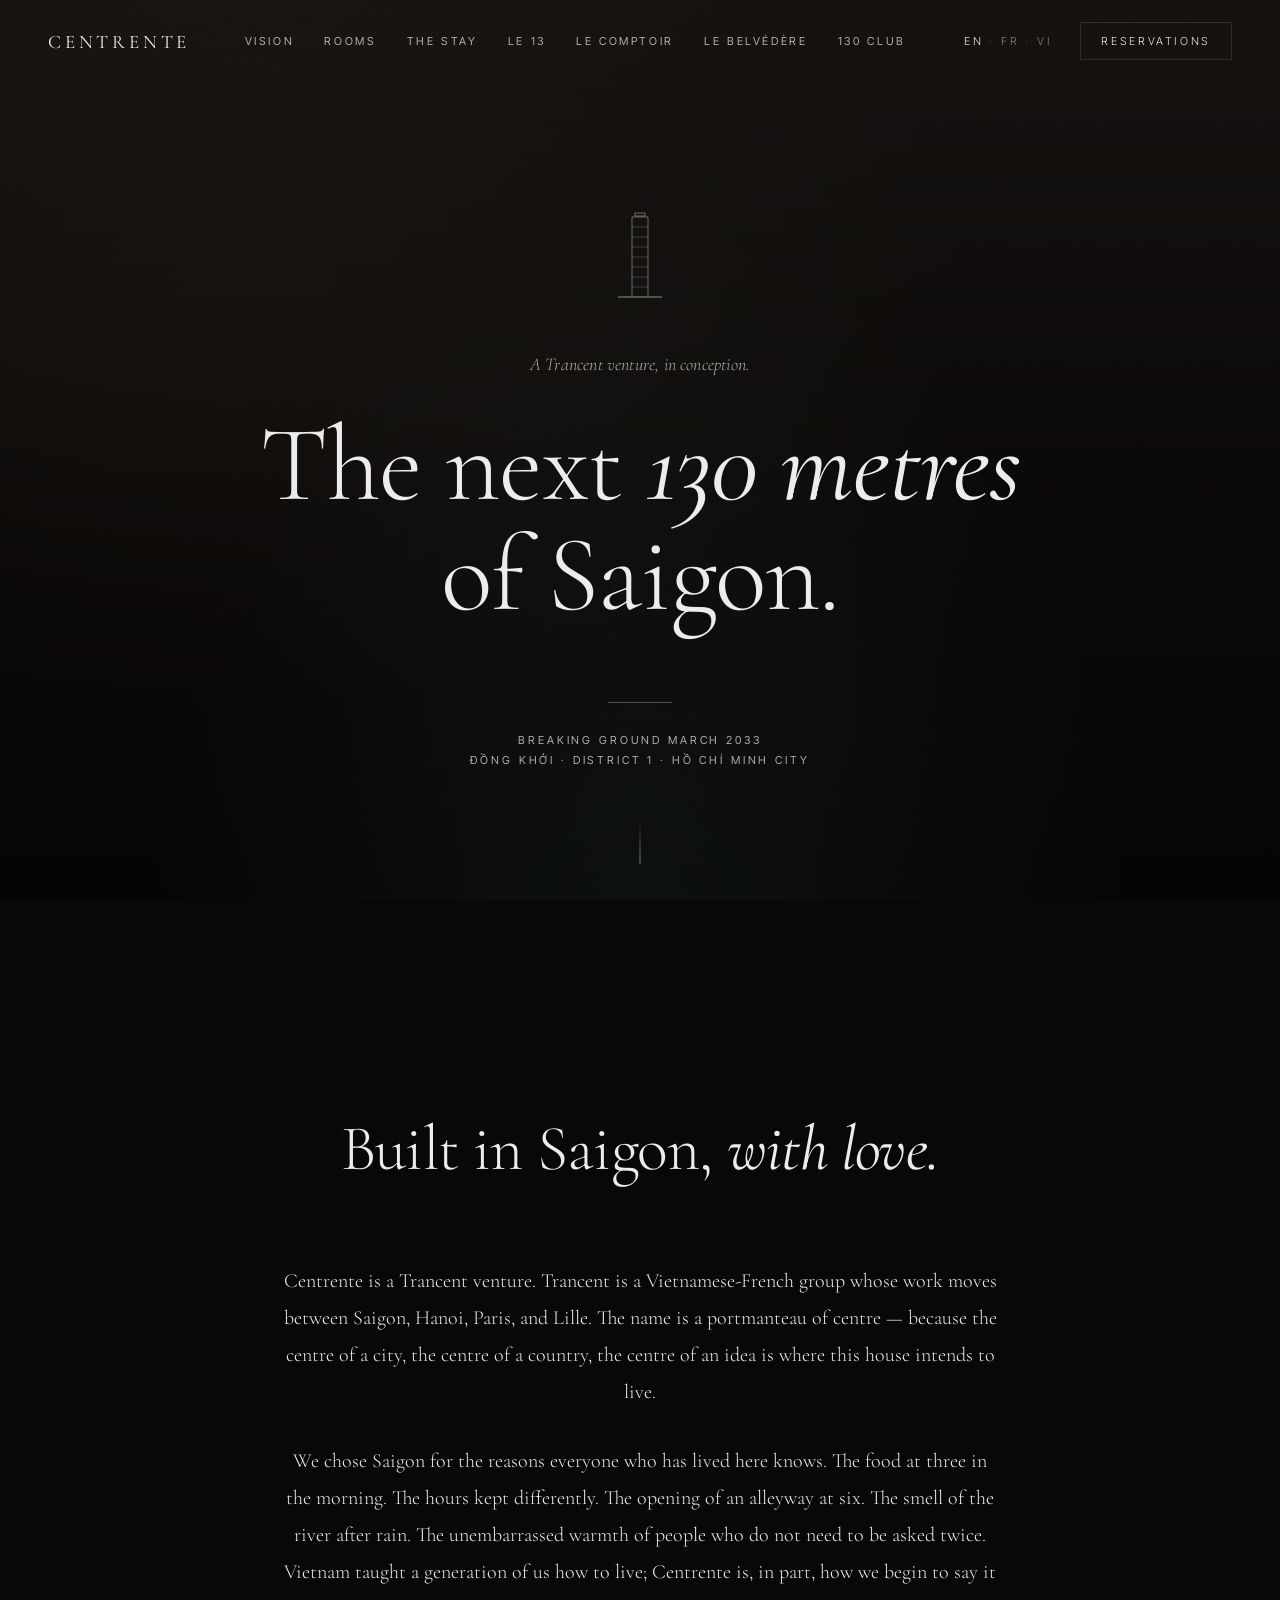
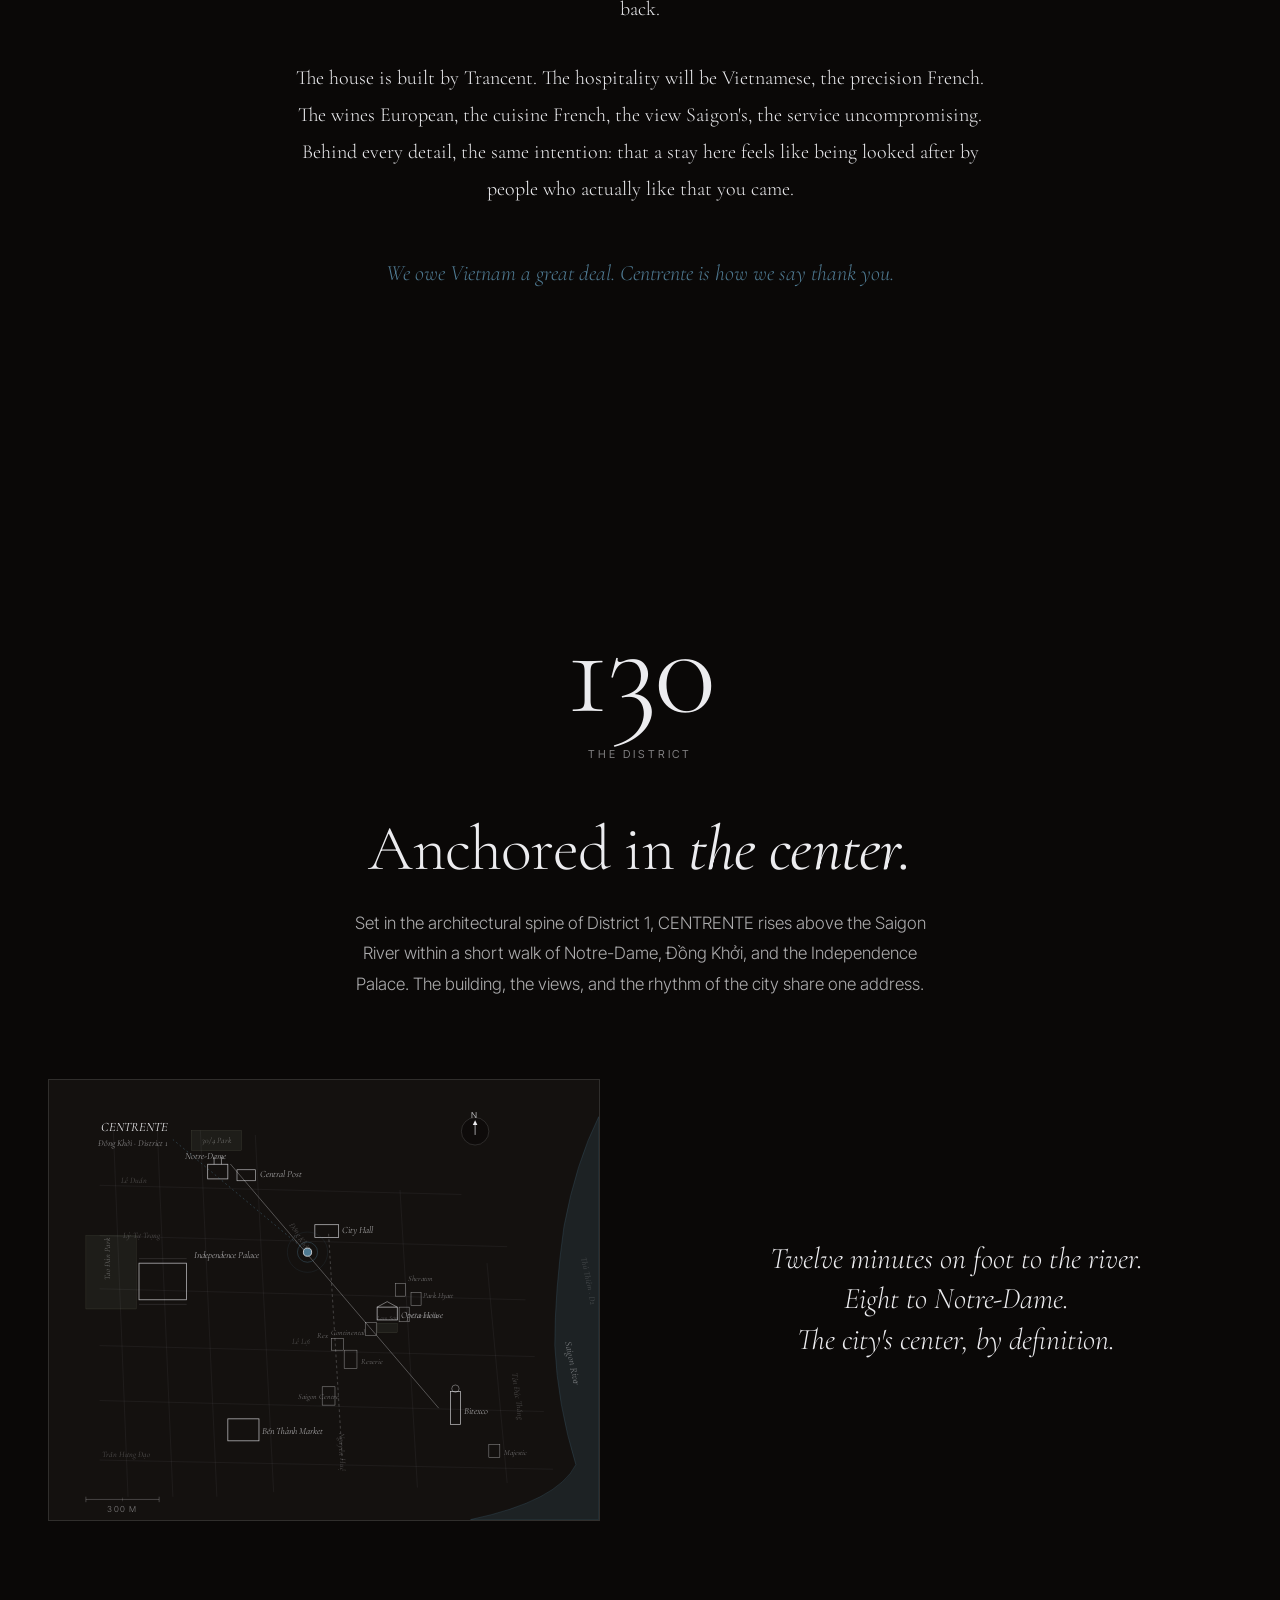
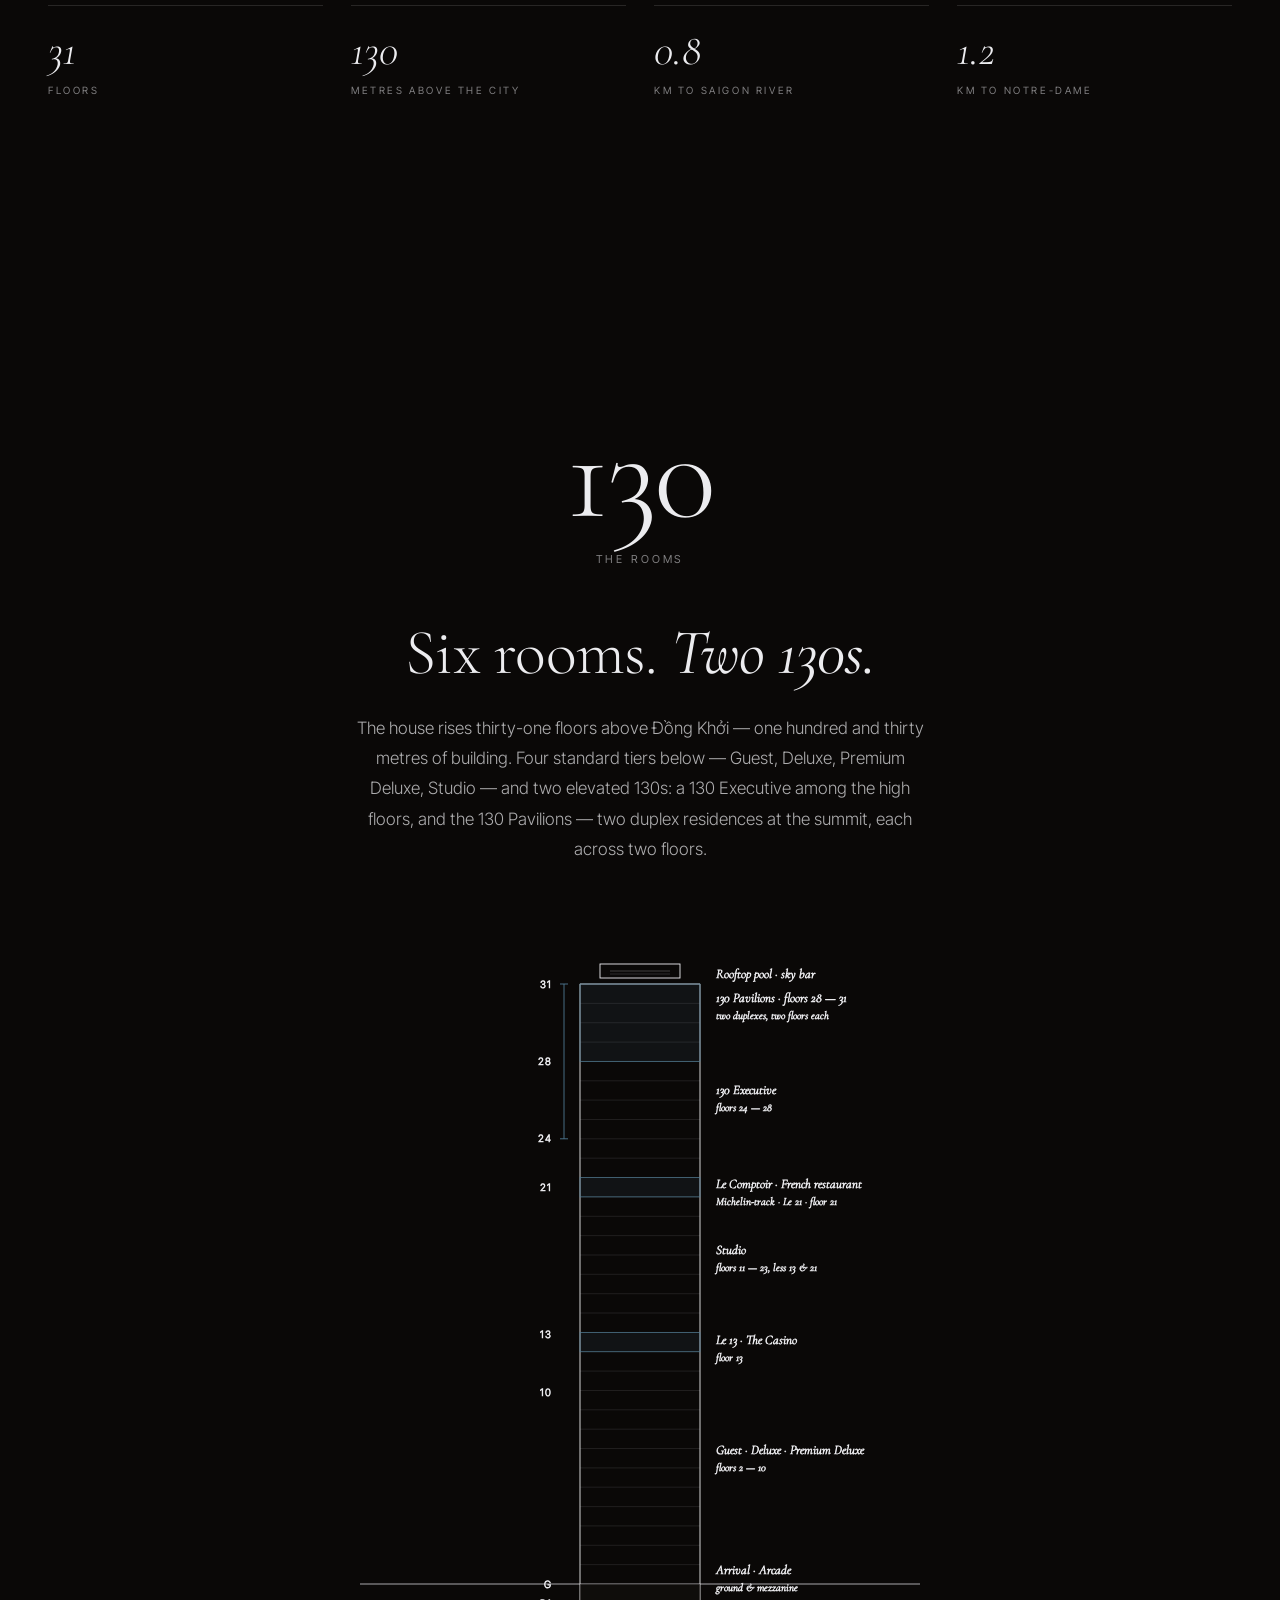
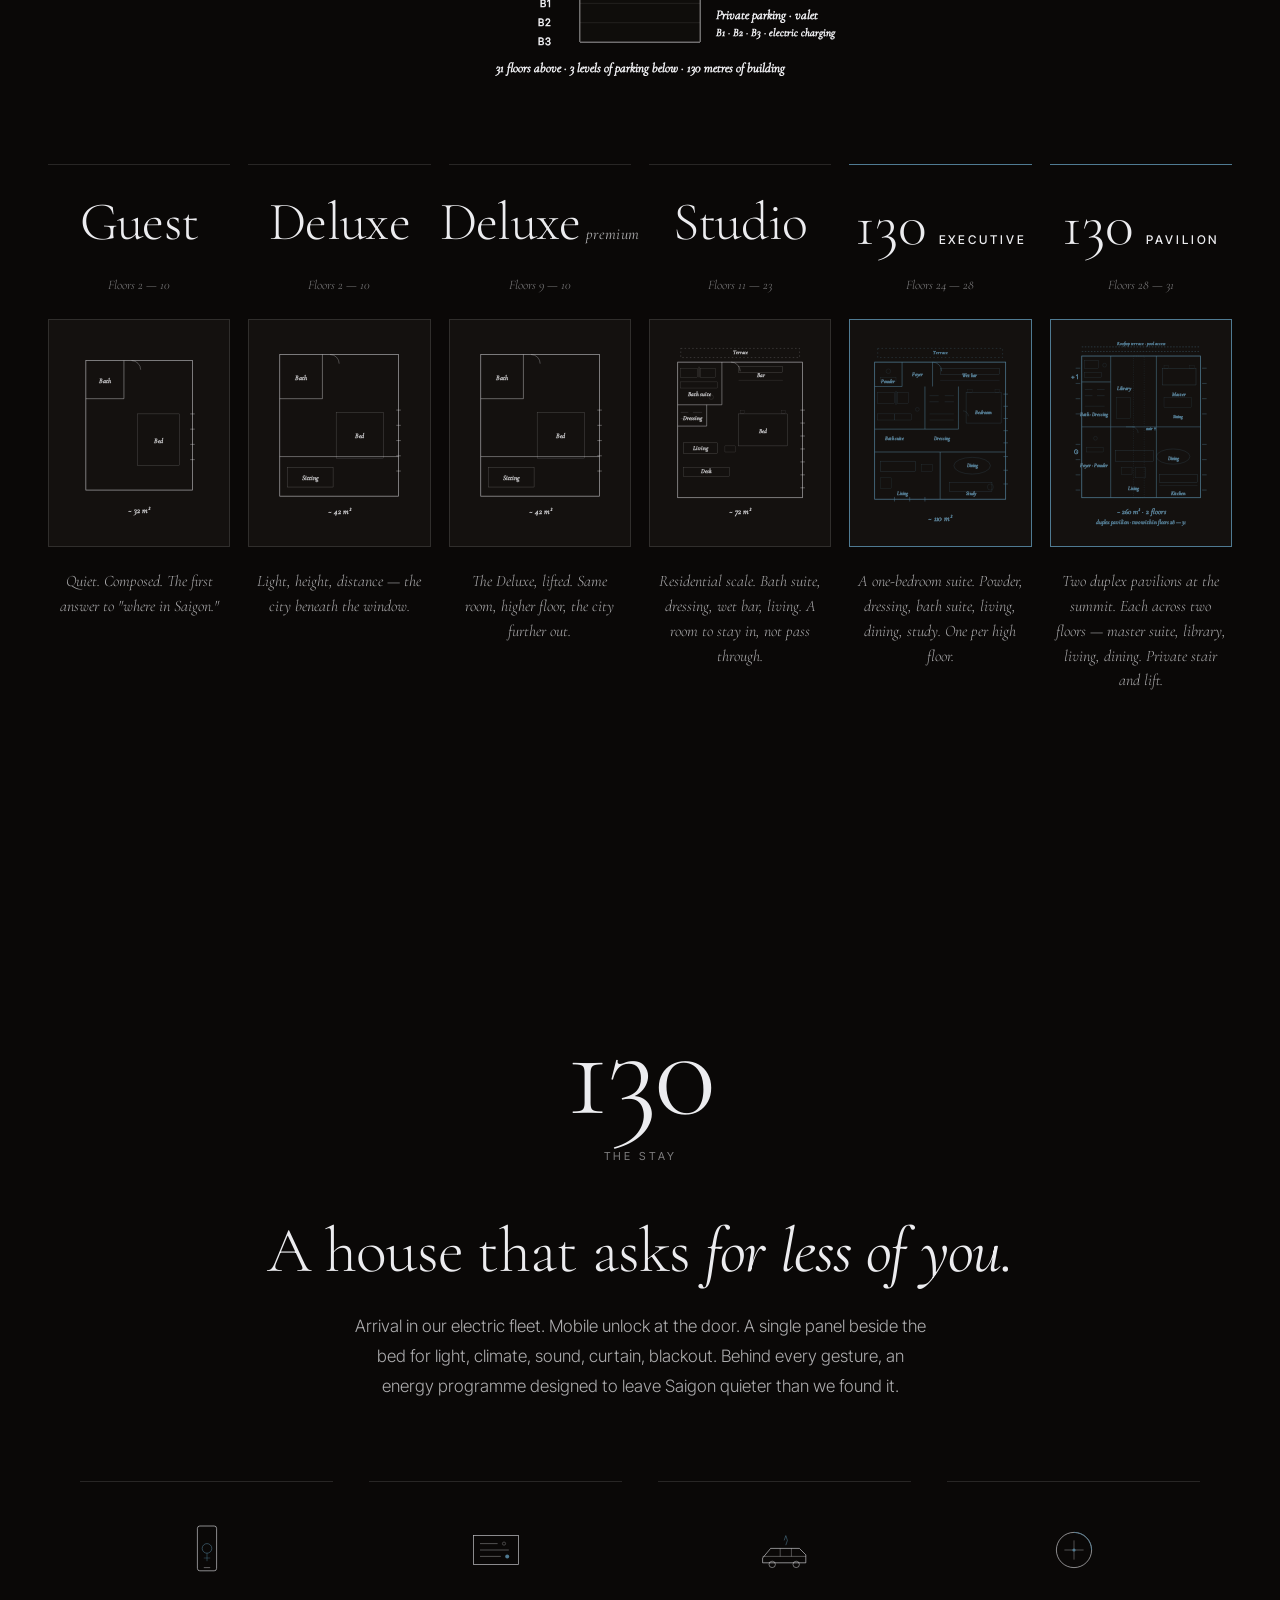
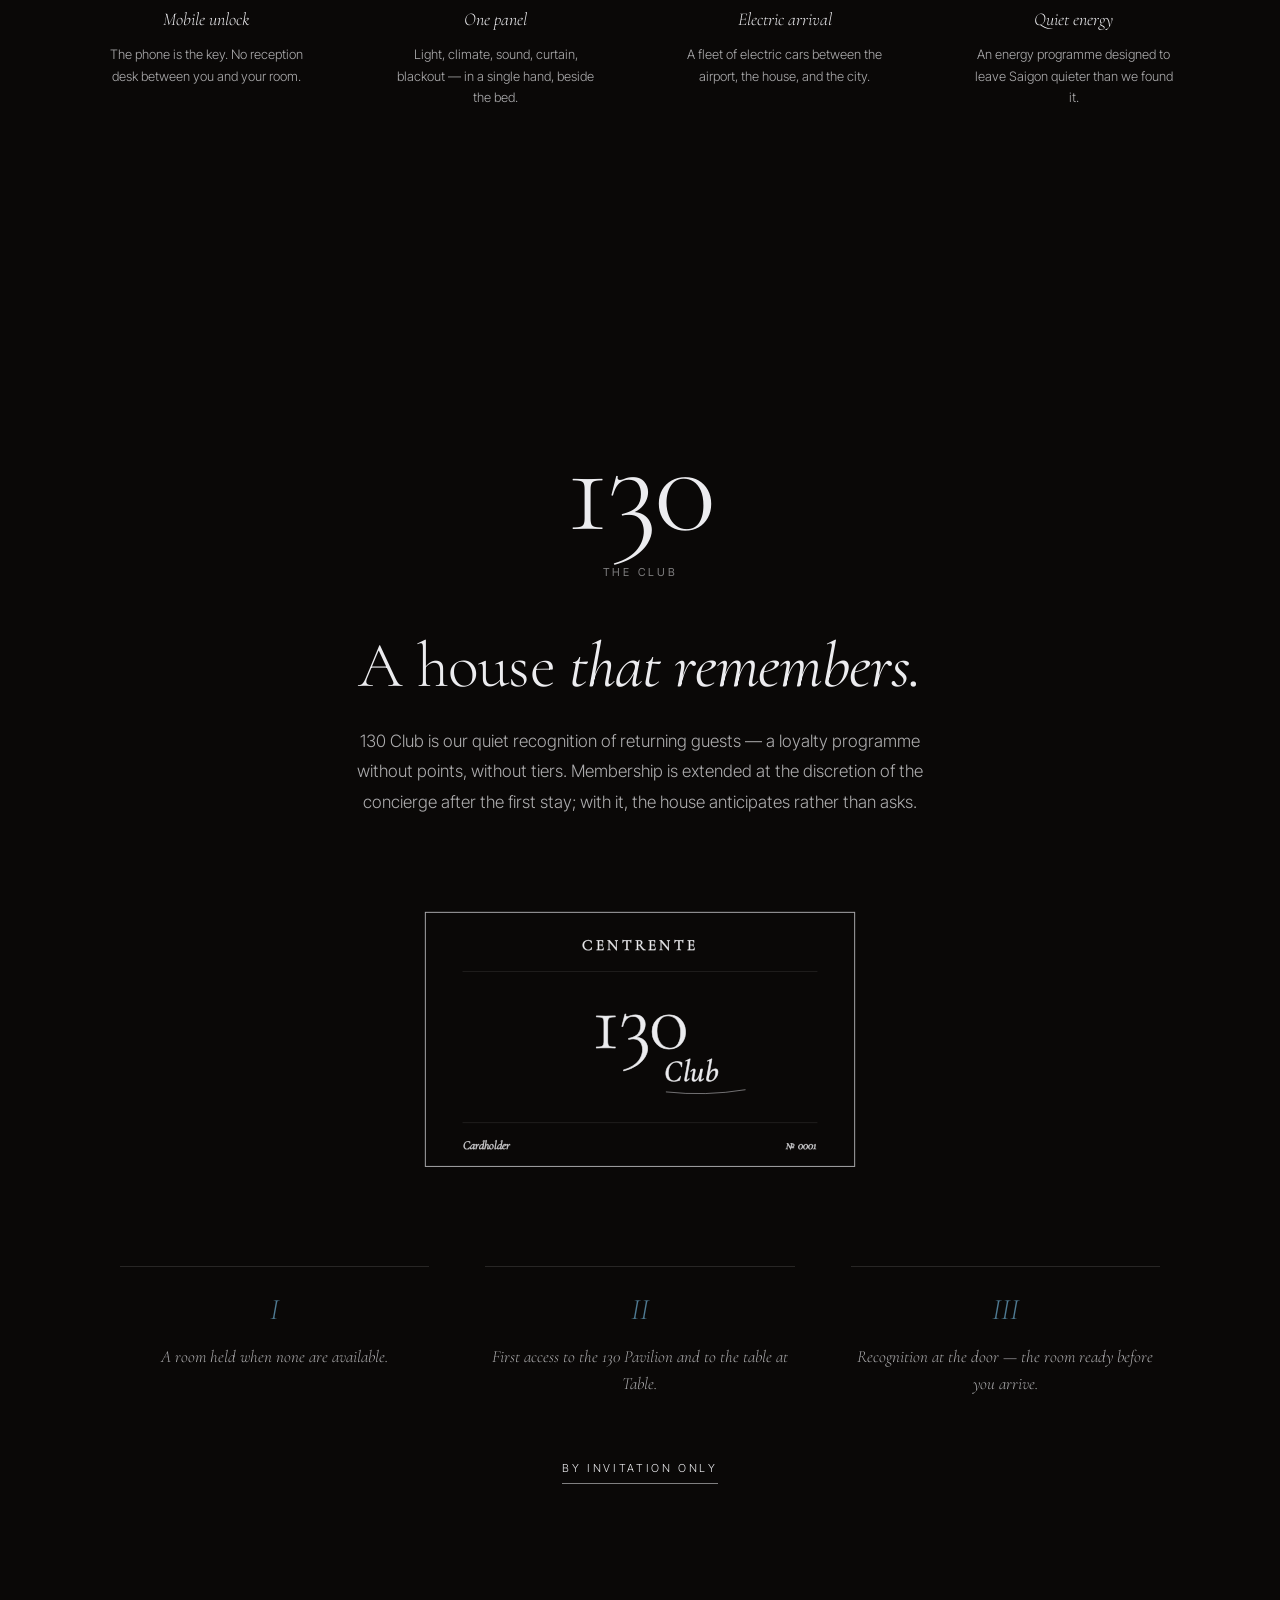
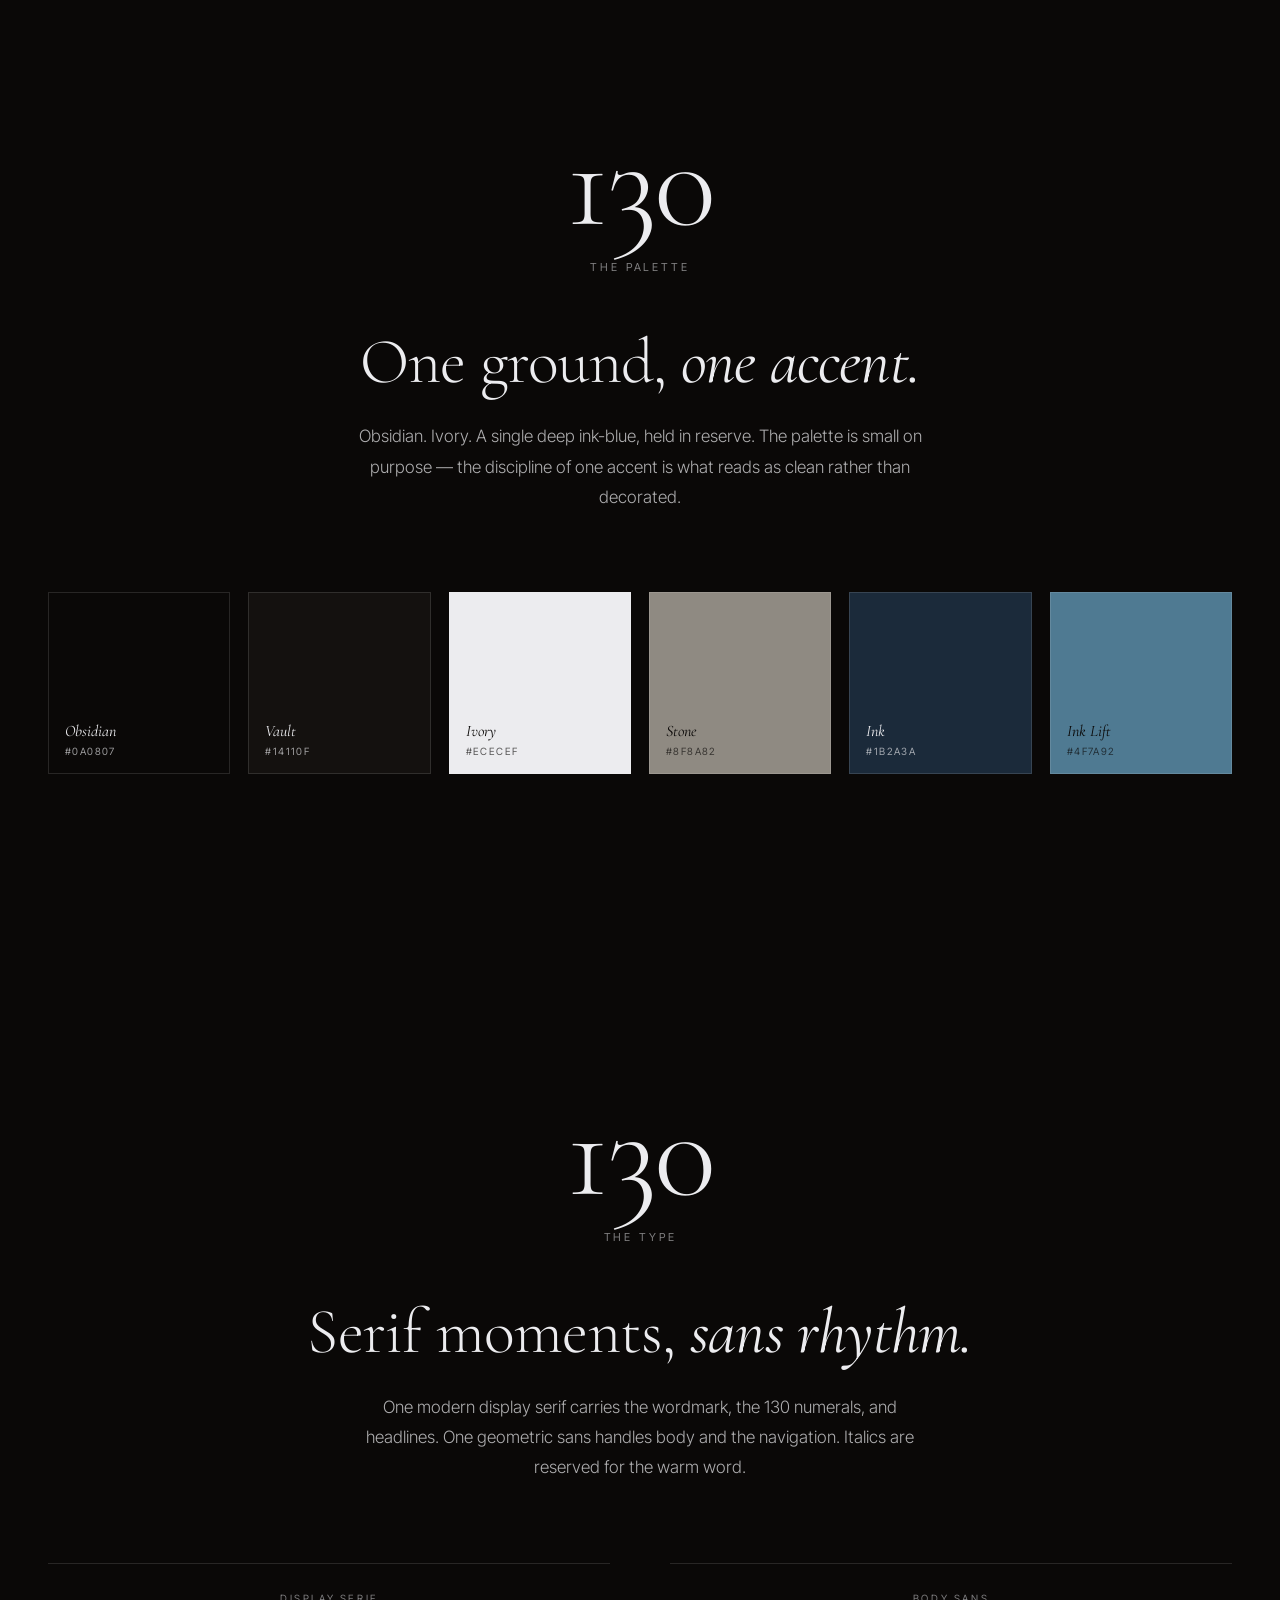
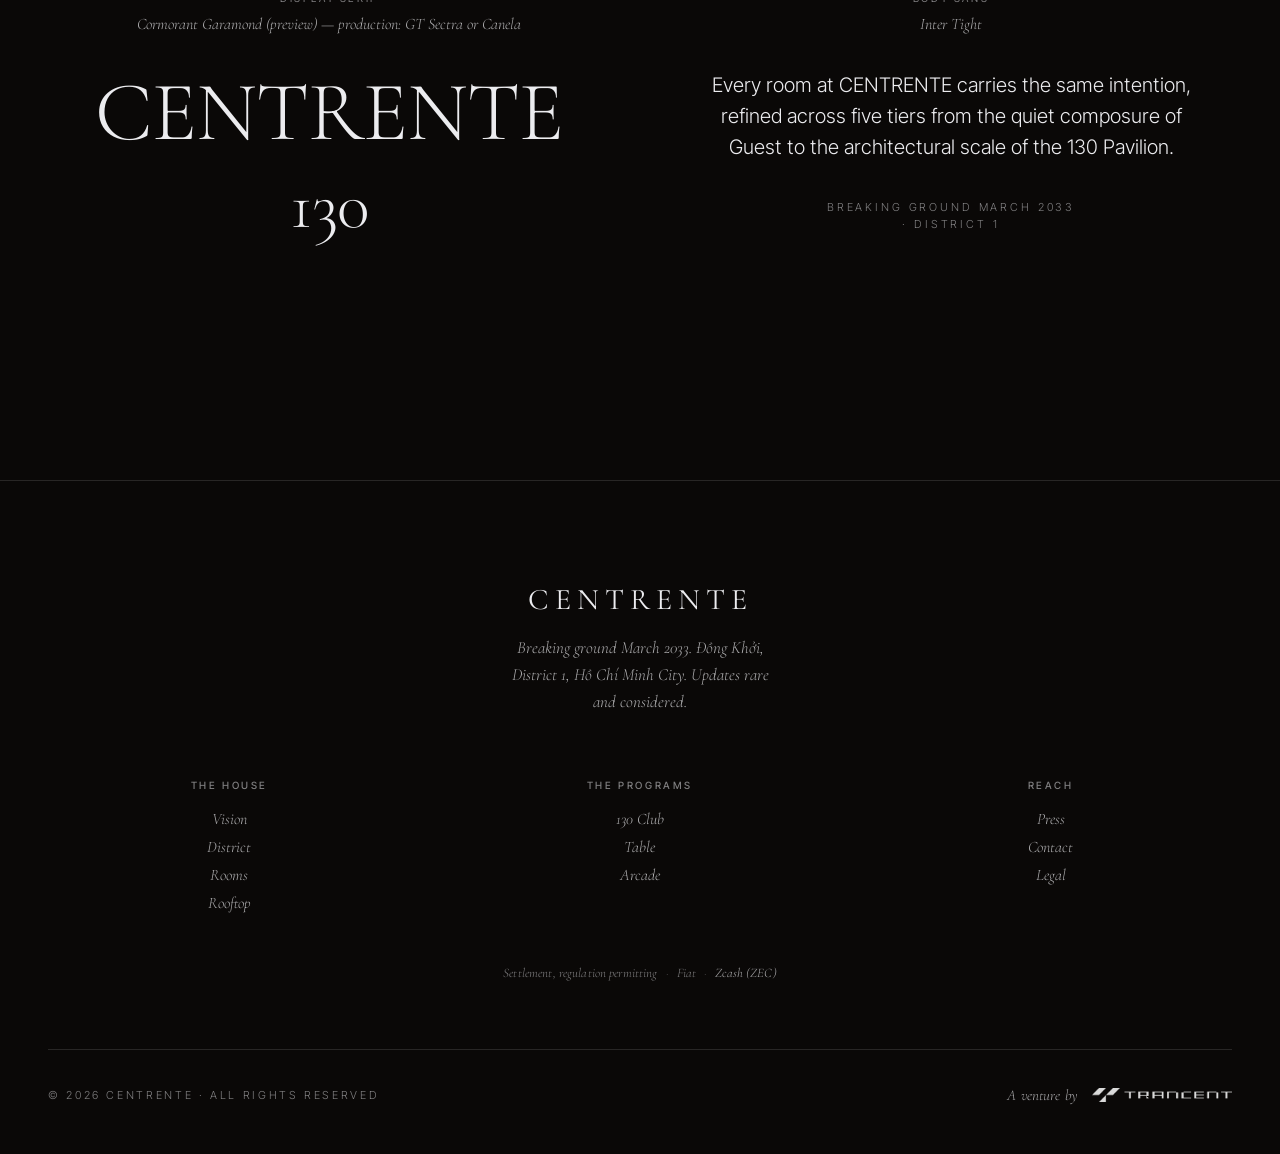
<file: index.html>
<!doctype html>
<html lang="en">
<head>
<meta charset="utf-8" />
<meta name="viewport" content="width=device-width,initial-scale=1" />
<title>CENTRENTE · Saigon</title>
<link rel="preconnect" href="https://fonts.googleapis.com">
<link rel="preconnect" href="https://fonts.gstatic.com" crossorigin>
<link href="https://fonts.googleapis.com/css2?family=Cormorant+Garamond:ital,wght@0,300;0,400;0,500;1,300;1,400&family=Inter+Tight:wght@300;400;500;600&display=swap" rel="stylesheet">
<link rel="stylesheet" href="style.css">
</head>
<body>

<nav class="nav" id="nav">
  <a href="#" class="mono">CENTRENTE</a>
  <div class="nav-links">
    <a href="#vision" data-i18n="nav_vision">Vision</a>
    <a href="#rooms" data-i18n="nav_rooms">Rooms</a>
    <a href="#stay" data-i18n="nav_stay">The Stay</a>
    <a href="/le-13">Le 13</a>
    <a href="/le-comptoir">Le Comptoir</a>
    <a href="/le-belvedere">Le Belvédère</a>
    <a href="#club" data-i18n="nav_club">130 Club</a>
  </div>
  <div class="nav-right">
    <div class="lang lang-toggle">
      <button class="opt on" data-lang="en">EN</button><span class="div">·</span><button class="opt" data-lang="fr">FR</button><span class="div">·</span><button class="opt" data-lang="vi">VI</button>
    </div>
    <a class="cta" href="mailto:info@trancent-agency.com?subject=Reservation%20%E2%80%94%20Centrente" data-i18n="nav_cta">Reservations</a>
    <button class="nav-toggle" id="nav-toggle" aria-label="Menu"><span></span><span></span><span></span></button>
  </div>
</nav>

<div class="nav-mobile" id="nav-mobile">
  <a href="#vision" data-i18n="nav_vision">Vision</a>
  <a href="#rooms" data-i18n="nav_rooms">Rooms</a>
  <a href="#stay" data-i18n="nav_stay">The Stay</a>
  <a href="/le-13">Le 13</a>
  <a href="/le-comptoir">Le Comptoir</a>
  <a href="/le-belvedere">Le Belvédère</a>
  <a href="#club" data-i18n="nav_club">130 Club</a>
  <div class="lang lang-toggle" style="margin-top:32px;">
    <button class="opt on" data-lang="en">EN</button><span class="div">·</span><button class="opt" data-lang="fr">FR</button><span class="div">·</span><button class="opt" data-lang="vi">VI</button>
  </div>
  <a href="mailto:info@trancent-agency.com?subject=Reservation%20%E2%80%94%20Centrente" class="cta" data-i18n="nav_cta" style="margin-top:8px;">Reservations</a>
</div>

<section class="hero" id="vision">
  <div class="hero-inner">
    <!-- minimalist tower mark above the headline -->
    <svg class="hero-mark" width="44" height="96" viewBox="0 0 44 96" fill="none" stroke="#ECECEFB3" stroke-width="0.7">
      <!-- rooftop element -->
      <rect x="17" y="4" width="10" height="3"/>
      <!-- tower outline -->
      <line x1="14" y1="8" x2="14" y2="88"/>
      <line x1="30" y1="8" x2="30" y2="88"/>
      <line x1="14" y1="8" x2="30" y2="8"/>
      <!-- floor lines (every few floors) -->
      <line x1="14" y1="18" x2="30" y2="18" opacity="0.5"/>
      <line x1="14" y1="28" x2="30" y2="28" opacity="0.5"/>
      <line x1="14" y1="38" x2="30" y2="38" opacity="0.5"/>
      <line x1="14" y1="48" x2="30" y2="48" opacity="0.5"/>
      <line x1="14" y1="58" x2="30" y2="58" opacity="0.5"/>
      <line x1="14" y1="68" x2="30" y2="68" opacity="0.5"/>
      <line x1="14" y1="78" x2="30" y2="78" opacity="0.5"/>
      <!-- ground line -->
      <line x1="0" y1="88" x2="44" y2="88" stroke-width="1"/>
    </svg>

    <div class="hero-eyebrow" data-i18n="hero_eyebrow">A Trancent venture, in conception.</div>
    <h1 data-i18n-html="hero_h1">The next <em>130 metres</em><br/>of Saigon.</h1>
    <div class="hero-meta">
      <div class="rule center"></div>
      <div class="caps" data-i18n-html="hero_meta">
        Breaking ground March 2033<br/>
        Đồng Khởi · District 1 · Hồ Chí Minh City
      </div>
    </div>
  </div>
  <div class="scroll-cue"><div class="tick"></div></div>
</section>

<section id="story">
  <div class="anchor">
    <div class="head">
      <h2 data-i18n-html="story_h2">Built in Saigon, <em>with love.</em></h2>
    </div>
  </div>
  <div class="story-prose">
    <p data-i18n="story_p1">Centrente is a Trancent venture. Trancent is a Vietnamese-French group whose work moves between Saigon, Hanoi, Paris, and Lille. The name is a portmanteau of centre — because the centre of a city, the centre of a country, the centre of an idea is where this house intends to live.</p>
    <p data-i18n="story_p2">We chose Saigon for the reasons everyone who has lived here knows. The food at three in the morning. The hours kept differently. The opening of an alleyway at six. The smell of the river after rain. The unembarrassed warmth of people who do not need to be asked twice. Vietnam taught a generation of us how to live; Centrente is, in part, how we begin to say it back.</p>
    <p data-i18n="story_p3">The house is built by Trancent. The hospitality will be Vietnamese, the precision French. The wines European, the cuisine French, the view Saigon's, the service uncompromising. Behind every detail, the same intention: that a stay here feels like being looked after by people who actually like that you came.</p>
    <p data-i18n="story_p4">We owe Vietnam a great deal. Centrente is how we say thank you.</p>
  </div>
</section>

<section id="district">
  <div class="anchor">
    <div class="seal">130<small data-i18n="district_caption">The District</small></div>
    <div class="head">
      <h2 data-i18n-html="district_h2">Anchored in <em>the center.</em></h2>
      <p data-i18n="district_p">Set in the architectural spine of District 1, CENTRENTE rises above the Saigon River within a short walk of Notre-Dame, Đồng Khởi, and the Independence Palace. The building, the views, and the rhythm of the city share one address.</p>
    </div>
  </div>
  <div class="district-grid">
    <div class="map">
      <svg viewBox="0 0 600 480" xmlns="http://www.w3.org/2000/svg" fill="none" preserveAspectRatio="xMidYMid meet">

        <!-- Saigon River — wraps the eastern edge of District 1, then bends southwest at the bottom -->
        <path d="M 600 40
                 Q 575 90 562 160
                 Q 552 230 552 290
                 Q 555 355 575 420
                 Q 555 460 460 480
                 L 600 480 Z"
              fill="rgba(79,122,146,0.16)"
              stroke="rgba(79,122,146,0.45)"
              stroke-width="0.55"/>

        <!-- Thủ Thiêm / D2 hint across the river -->
        <text x="586" y="220" font-family="Cormorant Garamond" font-style="italic"
              font-size="9" fill="#ECECEF45" text-anchor="middle"
              transform="rotate(78 586 220)">Thủ Thiêm · D2</text>

        <!-- River name -->
        <text x="568" y="310" font-family="Cormorant Garamond" font-style="italic"
              font-size="11" fill="#ECECEF85" text-anchor="middle"
              transform="rotate(78 568 310)">Saigon River</text>

        <!-- Parks & open squares — subtle warm wash -->
        <g fill="rgba(155,165,140,0.08)" stroke="rgba(155,165,140,0.30)" stroke-width="0.4">
          <rect x="40" y="170" width="55" height="80"/>      <!-- Tao Đàn Park -->
          <rect x="155" y="55" width="55" height="22"/>      <!-- 30/4 Park area -->
          <rect x="358" y="266" width="22" height="10"/>     <!-- Lam Sơn Square -->
        </g>

        <!-- Street grid — very subtle hairlines -->
        <g stroke="#ECECEF22" stroke-width="0.45">
          <!-- N–S streets, west to east -->
          <line x1="70" y1="55" x2="86" y2="455"/>     <!-- Nam Kỳ Khởi Nghĩa -->
          <line x1="118" y1="55" x2="135" y2="455"/>   <!-- Pasteur -->
          <line x1="165" y1="55" x2="183" y2="455"/>   <!-- Nguyễn Trung Trực -->
          <line x1="225" y1="60" x2="245" y2="450"/>   <!-- Hai Bà Trưng -->
          <line x1="383" y1="120" x2="402" y2="445"/>  <!-- Lê Thánh Tôn extension -->
          <line x1="478" y1="200" x2="500" y2="440"/>  <!-- Tôn Đức Thắng (riverside) -->

          <!-- E–W streets, north to south -->
          <line x1="55" y1="115" x2="450" y2="125"/>   <!-- Lê Duẩn -->
          <line x1="55" y1="170" x2="500" y2="182"/>   <!-- Lý Tự Trọng -->
          <line x1="55" y1="228" x2="520" y2="240"/>   <!-- Lê Thánh Tôn -->
          <line x1="55" y1="290" x2="530" y2="302"/>   <!-- Lê Lợi -->
          <line x1="55" y1="350" x2="540" y2="362"/>   <!-- Hàm Nghi -->
          <line x1="55" y1="415" x2="550" y2="425"/>   <!-- Trần Hưng Đạo -->
        </g>

        <!-- Đồng Khởi — the diagonal spine, emphasized -->
        <path d="M 198 92 Q 290 200 425 358" stroke="#ECECEF55" stroke-width="1" fill="none" stroke-linecap="round"/>

        <!-- Nguyễn Huệ Walking Street — pedestrian dashed -->
        <path d="M 305 168 L 320 415" stroke="#ECECEF45" stroke-width="0.9" fill="none" stroke-dasharray="3 3"/>

        <!-- LANDMARK FOOTPRINTS -->
        <g stroke="#ECECEFCC" fill="none">
          <!-- Notre-Dame Cathedral with twin spires -->
          <rect x="173" y="92" width="22" height="16" stroke-width="0.8"/>
          <line x1="180" y1="92" x2="180" y2="84" stroke-width="0.7"/>
          <line x1="188" y1="92" x2="188" y2="84" stroke-width="0.7"/>
          <!-- Saigon Central Post Office -->
          <rect x="205" y="98" width="20" height="12" stroke-width="0.7"/>
          <!-- Independence Palace (larger, with garden hatch) -->
          <rect x="98" y="200" width="52" height="40" stroke-width="0.8"/>
          <line x1="98" y1="195" x2="150" y2="195" stroke-width="0.3" opacity="0.5"/>
          <line x1="98" y1="245" x2="150" y2="245" stroke-width="0.3" opacity="0.5"/>
          <!-- HCMC City Hall (People's Committee) -->
          <rect x="290" y="158" width="26" height="14" stroke-width="0.8"/>
          <!-- Saigon Opera House (with pediment hint) -->
          <rect x="358" y="248" width="22" height="14" stroke-width="0.8"/>
          <line x1="358" y1="248" x2="369" y2="242" stroke-width="0.6"/>
          <line x1="380" y1="248" x2="369" y2="242" stroke-width="0.6"/>
          <!-- Bến Thành Market -->
          <rect x="195" y="370" width="34" height="24" stroke-width="0.8"/>
          <!-- Bitexco Financial Tower (tall + heliport circle) -->
          <rect x="438" y="340" width="11" height="36" stroke-width="0.8"/>
          <circle cx="443.5" cy="337" r="4" stroke-width="0.5"/>
        </g>

        <!-- Smaller hotel/building footprints (paler) -->
        <g stroke="#ECECEFAA" stroke-width="0.5" fill="none">
          <rect x="382" y="248" width="11" height="16"/>  <!-- Caravelle -->
          <rect x="395" y="232" width="11" height="14"/>  <!-- Park Hyatt -->
          <rect x="345" y="265" width="12" height="14"/>  <!-- Continental -->
          <rect x="308" y="282" width="13" height="13"/>  <!-- Rex -->
          <rect x="322" y="295" width="14" height="20"/>  <!-- Reverie / Times Square -->
          <rect x="378" y="222" width="11" height="14"/>  <!-- Sheraton -->
          <rect x="480" y="398" width="12" height="14"/>  <!-- Majestic -->
          <rect x="298" y="335" width="14" height="20"/>  <!-- Saigon Centre -->
        </g>

        <!-- MAJOR LABELS -->
        <g font-family="Cormorant Garamond" font-style="italic" font-size="10.5" fill="#ECECEFCC">
          <text x="148" y="86">Notre-Dame</text>
          <text x="230" y="106">Central Post</text>
          <text x="158" y="194">Independence Palace</text>
          <text x="320" y="167">City Hall</text>
          <text x="384" y="260">Opera House</text>
          <text x="232" y="386">Bến Thành Market</text>
          <text x="453" y="365">Bitexco</text>
        </g>

        <!-- SMALLER LABELS (hotels) -->
        <g font-family="Cormorant Garamond" font-style="italic" font-size="8.5" fill="#ECECEF80">
          <text x="408" y="238">Park Hyatt</text>
          <text x="396" y="260">Caravelle</text>
          <text x="345" y="278" text-anchor="end">Continental</text>
          <text x="304" y="282" text-anchor="end">Rex</text>
          <text x="340" y="310">Reverie</text>
          <text x="392" y="220">Sheraton</text>
          <text x="497" y="410">Majestic</text>
          <text x="316" y="348" text-anchor="end">Saigon Centre</text>
        </g>

        <!-- PARK LABELS -->
        <g font-family="Cormorant Garamond" font-style="italic" font-size="9" fill="#ECECEF70">
          <text x="66" y="218" transform="rotate(-90 66 218)">Tao Đàn Park</text>
          <text x="183" y="69" text-anchor="middle">30/4 Park</text>
          <text x="369" y="262" text-anchor="middle" font-size="7" fill="#ECECEF55">Lam Sơn</text>
        </g>

        <!-- STREET LABELS -->
        <g font-family="Cormorant Garamond" font-style="italic" font-size="9" fill="#ECECEF55">
          <text x="262" y="158" transform="rotate(57 262 158)">Đồng Khởi</text>
          <text x="316" y="385" transform="rotate(88 316 385)">Nguyễn Huệ</text>
          <text x="265" y="288">Lê Lợi</text>
          <text x="80" y="172">Lý Tự Trọng</text>
          <text x="78" y="113">Lê Duẩn</text>
          <text x="505" y="320" transform="rotate(82 505 320)">Tôn Đức Thắng</text>
          <text x="58" y="412">Trần Hưng Đạo</text>
        </g>

        <!-- CENTRENTE pin on Đồng Khởi, mid-stretch between Notre-Dame and Lam Sơn Square -->
        <g>
          <circle cx="282" cy="188" r="22" fill="none" stroke="#4F7A92" stroke-width="0.4" opacity="0.32"/>
          <circle cx="282" cy="188" r="11" fill="none" stroke="#4F7A92" stroke-width="0.6" opacity="0.62"/>
          <circle cx="282" cy="188" r="4.5" fill="#4F7A92" stroke="#ECECEF" stroke-width="0.85"/>
        </g>

        <!-- CENTRENTE label with leader line — angles up-left to avoid clashing with Đồng Khởi label -->
        <line x1="282" y1="188" x2="135" y2="65" stroke="#4F7A92" stroke-width="0.45" stroke-dasharray="2 3"/>
        <text x="130" y="56" text-anchor="end" font-family="Cormorant Garamond" font-style="italic" font-weight="400" font-size="14" fill="#ECECEF">CENTRENTE</text>
        <text x="130" y="72" text-anchor="end" font-family="Cormorant Garamond" font-style="italic" font-size="10" fill="#ECECEFAA">Đồng Khởi · District 1</text>

        <!-- Compass (NW corner, near nothing else) -->
        <g transform="translate(465, 56)">
          <circle cx="0" cy="0" r="15" fill="rgba(10,8,7,0.55)" stroke="#ECECEF60" stroke-width="0.4"/>
          <line x1="0" y1="4" x2="0" y2="-9" stroke="#ECECEF" stroke-width="0.7"/>
          <polygon points="0,-12 -2.5,-7 2.5,-7" fill="#ECECEF"/>
          <text x="0" y="-15" text-anchor="middle" font-family="Inter Tight" font-size="9" fill="#ECECEF" letter-spacing="0.15em">N</text>
        </g>

        <!-- Scale bar -->
        <g transform="translate(40, 458)">
          <line x1="0" y1="0" x2="80" y2="0" stroke="#ECECEF80" stroke-width="0.5"/>
          <line x1="0" y1="-3" x2="0" y2="3" stroke="#ECECEF80" stroke-width="0.5"/>
          <line x1="40" y1="-2" x2="40" y2="2" stroke="#ECECEF60" stroke-width="0.4"/>
          <line x1="80" y1="-3" x2="80" y2="3" stroke="#ECECEF80" stroke-width="0.5"/>
          <text x="40" y="14" text-anchor="middle" font-family="Inter Tight" font-size="9" fill="#ECECEF80" letter-spacing="0.15em">300 M</text>
        </g>
      </svg>
    </div>
    <div>
      <p style="font-family:var(--serif); font-style:italic; font-size:30px; line-height:1.35; font-weight:300; color: var(--ivory); text-align:center;">
        Twelve minutes on foot to the river.<br/>Eight to Notre-Dame.<br/>The city's center, by definition.
      </p>
    </div>
  </div>
  <div class="stats">
    <div class="stat"><div class="v">31</div><div class="l">Floors</div></div>
    <div class="stat"><div class="v">130</div><div class="l">Metres above the city</div></div>
    <div class="stat"><div class="v">0.8</div><div class="l">km to Saigon River</div></div>
    <div class="stat"><div class="v">1.2</div><div class="l">km to Notre-Dame</div></div>
  </div>
</section>

<section id="rooms">
  <div class="anchor">
    <div class="seal">130<small data-i18n="rooms_caption">The Rooms</small></div>
    <div class="head">
      <h2 data-i18n-html="rooms_h2">Six rooms. <em>Two 130s.</em></h2>
      <p data-i18n="rooms_p">The house rises thirty-one floors above Đồng Khởi — one hundred and thirty metres of building. Four standard tiers below — Guest, Deluxe, Premium Deluxe, Studio — and two elevated 130s: a 130 Executive among the high floors, and the 130 Pavilions — two duplex residences at the summit, each across two floors.</p>
    </div>
  </div>

  <!-- BUILDING ELEVATION WIREFRAME -->
  <div class="elevation">
    <svg width="640" height="740" viewBox="0 0 640 740" xmlns="http://www.w3.org/2000/svg" stroke="#ECECEF" fill="none" stroke-width="0.7">

      <!-- ground line -->
      <line x1="40" y1="640" x2="600" y2="640" stroke-width="1" stroke="#ECECEFB3"/>

      <!-- rooftop element (pool & sky bar) -->
      <rect x="280" y="20" width="80" height="14" stroke-width="0.9"/>
      <!-- water hatch -->
      <line x1="290" y1="27" x2="350" y2="27" stroke-width="0.4" opacity="0.6"/>
      <line x1="290" y1="30" x2="350" y2="30" stroke-width="0.4" opacity="0.4"/>

      <!-- building outline (extends below ground for parking) -->
      <line x1="260" y1="40" x2="380" y2="40" stroke-width="0.9"/>
      <line x1="260" y1="40" x2="260" y2="698" stroke-width="0.9"/>
      <line x1="380" y1="40" x2="380" y2="698" stroke-width="0.9"/>
      <line x1="260" y1="698" x2="380" y2="698" stroke-width="0.9"/>

      <!-- subtle underground fill for basement parking zone -->
      <rect x="260" y="640" width="120" height="58" fill="rgba(20,17,15,0.55)" stroke="none"/>

      <!-- basement floor lines (B1, B2, B3) -->
      <g stroke="#ECECEF35" stroke-width="0.4">
        <line x1="260" y1="659.4" x2="380" y2="659.4"/>
        <line x1="260" y1="678.7" x2="380" y2="678.7"/>
      </g>

      <g stroke="#ECECEF40" stroke-width="0.4">
        <line x1="260" y1="59.4" x2="380" y2="59.4"/>
        <line x1="260" y1="78.7" x2="380" y2="78.7"/>
        <line x1="260" y1="98.1" x2="380" y2="98.1"/>
        <line x1="260" y1="117.4" x2="380" y2="117.4"/>
        <line x1="260" y1="136.8" x2="380" y2="136.8"/>
        <line x1="260" y1="156.1" x2="380" y2="156.1"/>
        <line x1="260" y1="175.5" x2="380" y2="175.5"/>
        <line x1="260" y1="194.8" x2="380" y2="194.8"/>
        <line x1="260" y1="214.2" x2="380" y2="214.2"/>
        <line x1="260" y1="233.5" x2="380" y2="233.5"/>
        <line x1="260" y1="252.9" x2="380" y2="252.9"/>
        <line x1="260" y1="272.3" x2="380" y2="272.3"/>
        <line x1="260" y1="291.6" x2="380" y2="291.6"/>
        <line x1="260" y1="311.0" x2="380" y2="311.0"/>
        <line x1="260" y1="330.3" x2="380" y2="330.3"/>
        <line x1="260" y1="349.7" x2="380" y2="349.7"/>
        <line x1="260" y1="369.0" x2="380" y2="369.0"/>
        <line x1="260" y1="388.4" x2="380" y2="388.4"/>
        <line x1="260" y1="407.7" x2="380" y2="407.7"/>
        <line x1="260" y1="427.1" x2="380" y2="427.1"/>
        <line x1="260" y1="446.5" x2="380" y2="446.5"/>
        <line x1="260" y1="465.8" x2="380" y2="465.8"/>
        <line x1="260" y1="485.2" x2="380" y2="485.2"/>
        <line x1="260" y1="504.5" x2="380" y2="504.5"/>
        <line x1="260" y1="523.9" x2="380" y2="523.9"/>
        <line x1="260" y1="543.2" x2="380" y2="543.2"/>
        <line x1="260" y1="562.6" x2="380" y2="562.6"/>
        <line x1="260" y1="581.9" x2="380" y2="581.9"/>
        <line x1="260" y1="601.3" x2="380" y2="601.3"/>
        <line x1="260" y1="620.6" x2="380" y2="620.6"/>
      </g>

      <!-- 130 zone bracket (Pavilion 28–31 + Executive 24–27) on left side -->
      <g stroke="#4F7A92" stroke-width="0.9">
        <line x1="244" y1="40" x2="244" y2="194.8"/>
        <line x1="240" y1="40" x2="248" y2="40"/>
        <line x1="240" y1="194.8" x2="248" y2="194.8"/>
      </g>

      <!-- Pavilion zone highlight (floors 28–31, 4 floors) -->
      <rect x="260" y="40" width="120" height="77.4" fill="rgba(79,122,146,0.10)" stroke="#4F7A92" stroke-width="0.7"/>

      <!-- Table — Michelin restaurant, floor 21 -->
      <rect x="260" y="233.55" width="120" height="19.35" fill="rgba(79,122,146,0.10)" stroke="#4F7A92" stroke-width="0.7"/>

      <!-- Le 13 — cercle, floor 13 -->
      <rect x="260" y="388.4" width="120" height="19.35" fill="rgba(79,122,146,0.10)" stroke="#4F7A92" stroke-width="0.7"/>

      <!-- right side labels -->
      <g font-family="Cormorant Garamond" fill="#ECECEFCC" font-size="13">
        <text x="396" y="34" font-style="italic">Rooftop pool · sky bar</text>
        <text x="396" y="58" font-style="italic">130 Pavilions · floors 28 — 31</text>
        <text x="396" y="75" font-style="italic" font-size="11" fill="#ECECEF85">two duplexes, two floors each</text>
        <text x="396" y="150" font-style="italic">130 Executive</text>
        <text x="396" y="167" font-style="italic" font-size="11" fill="#ECECEF85">floors 24 — 28</text>
        <text x="396" y="244" font-style="italic">Le Comptoir · French restaurant</text>
        <text x="396" y="261" font-style="italic" font-size="11" fill="#ECECEF85">Michelin-track · Le 21 · floor 21</text>
        <text x="396" y="310" font-style="italic">Studio</text>
        <text x="396" y="327" font-style="italic" font-size="11" fill="#ECECEF85">floors 11 — 23, less 13 &amp; 21</text>
        <text x="396" y="400" font-style="italic">Le 13 · The Casino</text>
        <text x="396" y="417" font-style="italic" font-size="11" fill="#ECECEF85">floor 13</text>
        <text x="396" y="510" font-style="italic">Guest · Deluxe · Premium Deluxe</text>
        <text x="396" y="527" font-style="italic" font-size="11" fill="#ECECEF85">floors 2 — 10</text>
        <text x="396" y="630" font-style="italic">Arrival · Arcade</text>
        <text x="396" y="647" font-style="italic" font-size="11" fill="#ECECEF85">ground &amp; mezzanine</text>
        <text x="396" y="675" font-style="italic">Private parking · valet</text>
        <text x="396" y="692" font-style="italic" font-size="11" fill="#ECECEF85">B1 · B2 · B3 · electric charging</text>
      </g>

      <!-- left side floor counter -->
      <g font-family="Inter Tight" fill="#ECECEF85" font-size="10" letter-spacing="0.1em" text-anchor="end">
        <text x="232" y="44">31</text>
        <text x="232" y="121">28</text>
        <text x="232" y="198">24</text>
        <text x="232" y="247">21</text>
        <text x="232" y="394">13</text>
        <text x="232" y="452">10</text>
        <text x="232" y="644">G</text>
        <text x="232" y="663">B1</text>
        <text x="232" y="682">B2</text>
        <text x="232" y="701">B3</text>
      </g>

      <!-- caption below -->
      <g font-family="Cormorant Garamond" font-style="italic" fill="#ECECEFCC" font-size="13" text-anchor="middle">
        <text x="320" y="728">31 floors above · 3 levels of parking below · 130 metres of building</text>
      </g>

    </svg>
  </div>

  <div class="rooms-rail">
    <!-- GUEST — ~32 m² single room -->
    <div class="room">
      <div class="tier-only">Guest</div>
      <div class="tag">Floors 2 — 10</div>
      <div class="room-plan">
        <svg viewBox="0 0 200 250" xmlns="http://www.w3.org/2000/svg" stroke="#ECECEFB3" fill="none" stroke-width="0.7" preserveAspectRatio="xMidYMid meet">
          <rect x="30" y="30" width="140" height="170" stroke-width="0.9"/>
          <line x1="30" y1="80" x2="80" y2="80"/>
          <line x1="80" y1="30" x2="80" y2="80"/>
          <rect x="98" y="100" width="55" height="68" stroke-width="0.4" opacity="0.6"/>
          <path d="M 90 30 A 12 12 0 0 1 102 42" stroke-width="0.5"/>
          <g stroke-width="0.6"><line x1="167" y1="100" x2="173" y2="100"/><line x1="167" y1="120" x2="173" y2="120"/><line x1="167" y1="140" x2="173" y2="140"/><line x1="167" y1="160" x2="173" y2="160"/></g>
          <g font-family="Cormorant Garamond" font-style="italic" font-size="9" fill="#ECECEF99">
            <text x="55" y="60" text-anchor="middle">Bath</text>
            <text x="125" y="138" text-anchor="middle">Bed</text>
          </g>
          <text x="100" y="230" font-family="Cormorant Garamond" font-style="italic" font-size="11" fill="#ECECEFCC" text-anchor="middle">~ 32 m²</text>
        </svg>
      </div>
      <div class="copy">Quiet. Composed. The first answer to "where in Saigon."</div>
    </div>

    <!-- DELUXE — ~42 m², sitting nook -->
    <div class="room">
      <div class="tier-only">Deluxe</div>
      <div class="tag">Floors 2 — 10</div>
      <div class="room-plan">
        <svg viewBox="0 0 200 250" xmlns="http://www.w3.org/2000/svg" stroke="#ECECEFB3" fill="none" stroke-width="0.7" preserveAspectRatio="xMidYMid meet">
          <rect x="22" y="22" width="156" height="186" stroke-width="0.9"/>
          <line x1="22" y1="80" x2="78" y2="80"/>
          <line x1="78" y1="22" x2="78" y2="80"/>
          <rect x="96" y="98" width="62" height="60" stroke-width="0.4" opacity="0.6"/>
          <line x1="22" y1="156" x2="178" y2="156"/>
          <rect x="32" y="170" width="60" height="26" stroke-width="0.4" opacity="0.6"/>
          <path d="M 88 22 A 12 12 0 0 1 100 34" stroke-width="0.5"/>
          <g stroke-width="0.6"><line x1="175" y1="95" x2="181" y2="95"/><line x1="175" y1="115" x2="181" y2="115"/><line x1="175" y1="135" x2="181" y2="135"/><line x1="175" y1="155" x2="181" y2="155"/><line x1="175" y1="175" x2="181" y2="175"/></g>
          <g font-family="Cormorant Garamond" font-style="italic" font-size="9" fill="#ECECEF99">
            <text x="50" y="55" text-anchor="middle">Bath</text>
            <text x="127" y="132" text-anchor="middle">Bed</text>
            <text x="62" y="187" text-anchor="middle">Sitting</text>
          </g>
          <text x="100" y="232" font-family="Cormorant Garamond" font-style="italic" font-size="11" fill="#ECECEFCC" text-anchor="middle">~ 42 m²</text>
        </svg>
      </div>
      <div class="copy">Light, height, distance — the city beneath the window.</div>
    </div>

    <!-- PREMIUM DELUXE — same room type as Deluxe, on higher floors -->
    <div class="room">
      <div class="tier-only">Deluxe <small>premium</small></div>
      <div class="tag">Floors 9 — 10</div>
      <div class="room-plan">
        <svg viewBox="0 0 200 250" xmlns="http://www.w3.org/2000/svg" stroke="#ECECEFB3" fill="none" stroke-width="0.7" preserveAspectRatio="xMidYMid meet">
          <!-- main room outline (same as Deluxe) -->
          <rect x="22" y="22" width="156" height="186" stroke-width="0.9"/>
          <!-- bath partition -->
          <line x1="22" y1="80" x2="78" y2="80"/>
          <line x1="78" y1="22" x2="78" y2="80"/>
          <!-- bed -->
          <rect x="96" y="98" width="62" height="60" stroke-width="0.4" opacity="0.6"/>
          <!-- sitting nook divider -->
          <line x1="22" y1="156" x2="178" y2="156"/>
          <rect x="32" y="170" width="60" height="26" stroke-width="0.4" opacity="0.6"/>
          <!-- door -->
          <path d="M 88 22 A 12 12 0 0 1 100 34" stroke-width="0.5"/>
          <!-- windows along right -->
          <g stroke-width="0.6">
            <line x1="175" y1="95" x2="181" y2="95"/>
            <line x1="175" y1="115" x2="181" y2="115"/>
            <line x1="175" y1="135" x2="181" y2="135"/>
            <line x1="175" y1="155" x2="181" y2="155"/>
            <line x1="175" y1="175" x2="181" y2="175"/>
          </g>
          <g font-family="Cormorant Garamond" font-style="italic" font-size="9" fill="#ECECEF99">
            <text x="50" y="55" text-anchor="middle">Bath</text>
            <text x="127" y="132" text-anchor="middle">Bed</text>
            <text x="62" y="187" text-anchor="middle">Sitting</text>
          </g>
          <text x="100" y="232" font-family="Cormorant Garamond" font-style="italic" font-size="11" fill="#ECECEFCC" text-anchor="middle">~ 42 m²</text>
        </svg>
      </div>
      <div class="copy">The Deluxe, lifted. Same room, higher floor, the city further out.</div>
    </div>

    <!-- STUDIO — ~72 m², residential-scale with bath suite, dressing, bar, living -->
    <div class="room">
      <div class="tier-only">Studio</div>
      <div class="tag">Floors 11 — 23</div>
      <div class="room-plan">
        <svg viewBox="0 0 200 250" xmlns="http://www.w3.org/2000/svg" stroke="#ECECEFB3" fill="none" stroke-width="0.7" preserveAspectRatio="xMidYMid meet">
          <!-- terrace strip at top -->
          <rect x="22" y="14" width="156" height="12" stroke-width="0.5" stroke-dasharray="2 3" opacity="0.6"/>
          <!-- main outline -->
          <rect x="18" y="32" width="164" height="178" stroke-width="0.9"/>

          <!-- BATH SUITE (top-left, tub + shower + WC + double vanity) -->
          <line x1="18" y1="88" x2="76" y2="88"/>
          <line x1="76" y1="32" x2="76" y2="88"/>
          <rect x="22" y="40" width="22" height="12" stroke-width="0.3" opacity="0.55"/>
          <rect x="48" y="40" width="20" height="12" stroke-width="0.3" opacity="0.55"/>
          <line x1="46" y1="38" x2="46" y2="52" stroke-width="0.35"/>
          <rect x="22" y="58" width="48" height="8" stroke-width="0.3" opacity="0.55"/>
          <circle cx="62" cy="78" r="3" stroke-width="0.3" opacity="0.5"/>

          <!-- WALK-IN DRESSING (left middle) -->
          <line x1="18" y1="116" x2="56" y2="116"/>
          <line x1="56" y1="88" x2="56" y2="116"/>
          <line x1="22" y1="98" x2="32" y2="98" stroke-width="0.3" opacity="0.7"/>
          <line x1="22" y1="106" x2="32" y2="106" stroke-width="0.3" opacity="0.7"/>
          <line x1="38" y1="98" x2="50" y2="98" stroke-width="0.3" opacity="0.7"/>
          <line x1="38" y1="106" x2="50" y2="106" stroke-width="0.3" opacity="0.7"/>

          <!-- WET BAR (top right) -->
          <rect x="98" y="38" width="58" height="8" stroke-width="0.4" opacity="0.55"/>
          <line x1="98" y1="56" x2="156" y2="56" stroke-width="0.3" opacity="0.5"/>

          <!-- BED (right center) -->
          <rect x="98" y="100" width="64" height="42" stroke-width="0.4" opacity="0.55"/>
          <rect x="100" y="96" width="6" height="4" stroke-width="0.2" opacity="0.5"/>
          <rect x="154" y="96" width="6" height="4" stroke-width="0.2" opacity="0.5"/>

          <!-- LIVING (bottom left) -->
          <rect x="26" y="138" width="44" height="14" stroke-width="0.4" opacity="0.55"/>
          <rect x="80" y="142" width="14" height="8" stroke-width="0.3" opacity="0.5"/>

          <!-- DESK (bottom) -->
          <rect x="26" y="170" width="60" height="12" stroke-width="0.4" opacity="0.5"/>

          <!-- door -->
          <path d="M 88 32 A 12 12 0 0 1 100 44" stroke-width="0.5"/>

          <!-- WINDOWS (right wall — more than Deluxe) -->
          <g stroke-width="0.6">
            <line x1="179" y1="95" x2="185" y2="95"/>
            <line x1="179" y1="112" x2="185" y2="112"/>
            <line x1="179" y1="129" x2="185" y2="129"/>
            <line x1="179" y1="146" x2="185" y2="146"/>
            <line x1="179" y1="163" x2="185" y2="163"/>
            <line x1="179" y1="180" x2="185" y2="180"/>
            <line x1="179" y1="197" x2="185" y2="197"/>
          </g>

          <!-- LABELS -->
          <g font-family="Cormorant Garamond" font-style="italic" font-size="8" fill="#ECECEF99">
            <text x="100" y="22" text-anchor="middle" font-size="7" fill="#ECECEF80">Terrace</text>
            <text x="46" y="76" text-anchor="middle">Bath suite</text>
            <text x="37" y="108" text-anchor="middle">Dressing</text>
            <text x="127" y="52" text-anchor="middle">Bar</text>
            <text x="130" y="125" text-anchor="middle">Bed</text>
            <text x="48" y="148" text-anchor="middle">Living</text>
            <text x="56" y="178" text-anchor="middle">Desk</text>
          </g>

          <text x="100" y="232" font-family="Cormorant Garamond" font-style="italic" font-size="11" fill="#ECECEFCC" text-anchor="middle">~ 72 m²</text>
        </svg>
      </div>
      <div class="copy">Residential scale. Bath suite, dressing, wet bar, living. A room to stay in, not pass through.</div>
    </div>

    <!-- 130 EXECUTIVE — ~110 m² one-bedroom suite -->
    <div class="room elevated">
      <div class="num-row"><div class="n">130</div><div class="t">EXECUTIVE</div></div>
      <div class="tag">Floors 24 — 28</div>
      <div class="room-plan">
        <svg viewBox="0 0 200 250" xmlns="http://www.w3.org/2000/svg" stroke="#4F7A92" fill="none" stroke-width="0.7" preserveAspectRatio="xMidYMid meet">
          <!-- terrace strip top -->
          <rect x="18" y="14" width="164" height="12" stroke-width="0.5" stroke-dasharray="2 3" opacity="0.65"/>
          <!-- main outline -->
          <rect x="14" y="32" width="172" height="180" stroke-width="1"/>

          <!-- TOP ZONE: Powder + Foyer + Wet bar -->
          <line x1="50" y1="32" x2="50" y2="64"/>
          <line x1="14" y1="64" x2="50" y2="64"/>
          <circle cx="32" cy="44" r="3" stroke-width="0.3" opacity="0.5"/>
          <rect x="22" y="52" width="20" height="6" stroke-width="0.3" opacity="0.5"/>
          <line x1="90" y1="32" x2="90" y2="64"/>
          <rect x="100" y="40" width="78" height="8" stroke-width="0.4" opacity="0.55"/>
          <line x1="100" y1="56" x2="178" y2="56" stroke-width="0.3" opacity="0.5"/>

          <!-- MIDDLE ZONE: Bath suite + Dressing + Bedroom -->
          <line x1="14" y1="120" x2="80" y2="120"/>
          <line x1="80" y1="64" x2="80" y2="120"/>
          <line x1="80" y1="120" x2="124" y2="120"/>
          <line x1="124" y1="64" x2="124" y2="120"/>
          <!-- bath suite fixtures -->
          <rect x="18" y="72" width="22" height="14" stroke-width="0.3" opacity="0.55"/>
          <rect x="44" y="72" width="14" height="14" stroke-width="0.3" opacity="0.55"/>
          <line x1="42" y1="70" x2="42" y2="88" stroke-width="0.3"/>
          <rect x="18" y="100" width="44" height="8" stroke-width="0.3" opacity="0.55"/>
          <line x1="40" y1="100" x2="40" y2="108" stroke-width="0.3"/>
          <circle cx="70" cy="94" r="2.5" stroke-width="0.3" opacity="0.5"/>
          <!-- dressing rods -->
          <line x1="86" y1="76" x2="98" y2="76" stroke-width="0.3" opacity="0.7"/>
          <line x1="86" y1="84" x2="98" y2="84" stroke-width="0.3" opacity="0.7"/>
          <line x1="106" y1="76" x2="118" y2="76" stroke-width="0.3" opacity="0.7"/>
          <line x1="106" y1="84" x2="118" y2="84" stroke-width="0.3" opacity="0.7"/>
          <line x1="86" y1="100" x2="118" y2="100" stroke-width="0.3" opacity="0.6"/>
          <line x1="86" y1="108" x2="118" y2="108" stroke-width="0.3" opacity="0.6"/>
          <!-- bedroom -->
          <rect x="134" y="72" width="46" height="40" stroke-width="0.4" opacity="0.55"/>
          <rect x="136" y="68" width="6" height="4" stroke-width="0.2" opacity="0.5"/>
          <rect x="172" y="68" width="6" height="4" stroke-width="0.2" opacity="0.5"/>

          <!-- BOTTOM ZONE: Living + Dining + Study -->
          <line x1="14" y1="150" x2="186" y2="150"/>
          <line x1="100" y1="150" x2="100" y2="212"/>
          <!-- living -->
          <rect x="22" y="162" width="46" height="14" stroke-width="0.4" opacity="0.55"/>
          <rect x="76" y="166" width="14" height="10" stroke-width="0.3" opacity="0.5"/>
          <rect x="22" y="184" width="14" height="14" stroke-width="0.3" opacity="0.5"/>
          <!-- dining -->
          <ellipse cx="142" cy="168" rx="24" ry="11" stroke-width="0.4" opacity="0.55"/>
          <!-- study -->
          <rect x="112" y="190" width="56" height="12" stroke-width="0.4" opacity="0.5"/>
          <circle cx="166" cy="196" r="4" stroke-width="0.3" opacity="0.5"/>

          <!-- doors -->
          <path d="M 90 32 A 12 12 0 0 1 102 44" stroke-width="0.5"/>
          <path d="M 130 96 A 7 7 0 0 1 137 103" stroke-width="0.4" opacity="0.6"/>

          <!-- WINDOWS - wraparound right + bottom -->
          <g stroke-width="0.6">
            <line x1="183" y1="74" x2="189" y2="74"/>
            <line x1="183" y1="90" x2="189" y2="90"/>
            <line x1="183" y1="106" x2="189" y2="106"/>
            <line x1="183" y1="122" x2="189" y2="122"/>
            <line x1="183" y1="138" x2="189" y2="138"/>
            <line x1="183" y1="156" x2="189" y2="156"/>
            <line x1="183" y1="174" x2="189" y2="174"/>
            <line x1="183" y1="192" x2="189" y2="192"/>
            <line x1="40" y1="209" x2="40" y2="215"/>
            <line x1="60" y1="209" x2="60" y2="215"/>
            <line x1="80" y1="209" x2="80" y2="215"/>
          </g>

          <!-- LABELS -->
          <g font-family="Cormorant Garamond" font-style="italic" font-size="7" fill="#ECECEFCC">
            <text x="100" y="22" text-anchor="middle" font-size="6" fill="#ECECEF80">Terrace</text>
            <text x="32" y="60" text-anchor="middle">Powder</text>
            <text x="70" y="50" text-anchor="middle">Foyer</text>
            <text x="139" y="52" text-anchor="middle">Wet bar</text>
            <text x="40" y="134" text-anchor="middle">Bath suite</text>
            <text x="102" y="134" text-anchor="middle">Dressing</text>
            <text x="157" y="100" text-anchor="middle">Bedroom</text>
            <text x="50" y="207" text-anchor="middle">Living</text>
            <text x="142" y="170" text-anchor="middle">Dining</text>
            <text x="140" y="207" text-anchor="middle">Study</text>
          </g>

          <text x="100" y="240" font-family="Cormorant Garamond" font-style="italic" font-size="11" fill="#ECECEFCC" text-anchor="middle">~ 110 m²</text>
        </svg>
      </div>
      <div class="copy">A one-bedroom suite. Powder, dressing, bath suite, living, dining, study. One per high floor.</div>
    </div>

    <!-- 130 PAVILION — two duplex pavilions across floors 28-31, ~260 m² each -->
    <div class="room elevated">
      <div class="num-row"><div class="n">130</div><div class="t">PAVILION</div></div>
      <div class="tag">Floors 28 — 31</div>
      <div class="room-plan">
        <svg viewBox="0 0 200 250" xmlns="http://www.w3.org/2000/svg" stroke="#4F7A92" fill="none" stroke-width="0.7" preserveAspectRatio="xMidYMid meet">
          <!-- rooftop terrace strip above -->
          <g stroke-dasharray="2 2" opacity="0.65">
            <line x1="22" y1="12" x2="178" y2="12"/>
            <line x1="22" y1="18" x2="178" y2="18"/>
          </g>
          <text x="100" y="9" font-family="Cormorant Garamond" font-style="italic" font-size="6" fill="#ECECEF80" text-anchor="middle">Rooftop terrace · pool access</text>

          <!-- 2-floor duplex outline (cross-section / side view) -->
          <rect x="22" y="24" width="156" height="186" stroke-width="1"/>

          <!-- floor division -->
          <line x1="22" y1="117" x2="178" y2="117" stroke-width="0.6"/>

          <!-- private elevator + service core (centered, dashed) -->
          <rect x="90" y="24" width="14" height="186" stroke-width="0.4" stroke-dasharray="1.5 1.5" opacity="0.45"/>

          <!-- UPPER FLOOR (+1) — Master suite + Library + Bath + Dressing -->
          <line x1="60" y1="24" x2="60" y2="117"/>
          <line x1="22" y1="58" x2="60" y2="58"/>
          <line x1="120" y1="24" x2="120" y2="117"/>
          <!-- master bath fixtures -->
          <rect x="26" y="30" width="18" height="10" stroke-width="0.3" opacity="0.55"/>
          <circle cx="52" cy="36" r="2.5" stroke-width="0.3" opacity="0.5"/>
          <rect x="26" y="46" width="22" height="6" stroke-width="0.3" opacity="0.55"/>
          <!-- dressing rods (below bath) -->
          <line x1="26" y1="68" x2="36" y2="68" stroke-width="0.3" opacity="0.7"/>
          <line x1="26" y1="76" x2="36" y2="76" stroke-width="0.3" opacity="0.7"/>
          <line x1="42" y1="68" x2="52" y2="68" stroke-width="0.3" opacity="0.7"/>
          <line x1="42" y1="76" x2="52" y2="76" stroke-width="0.3" opacity="0.7"/>
          <line x1="26" y1="90" x2="52" y2="90" stroke-width="0.3" opacity="0.6"/>
          <!-- library (middle upper) -->
          <rect x="68" y="78" width="18" height="28" stroke-width="0.3" opacity="0.5"/>
          <!-- master bedroom -->
          <rect x="128" y="40" width="44" height="22" stroke-width="0.4" opacity="0.6"/>
          <rect x="130" y="36" width="6" height="4" stroke-width="0.2" opacity="0.5"/>
          <rect x="164" y="36" width="6" height="4" stroke-width="0.2" opacity="0.5"/>
          <!-- master sitting/reading nook -->
          <rect x="130" y="78" width="36" height="14" stroke-width="0.3" opacity="0.5"/>
          <!-- labels upper floor -->
          <g font-family="Cormorant Garamond" font-style="italic" font-size="7" fill="#ECECEFCC">
            <text x="38" y="103" text-anchor="middle">Bath · Dressing</text>
            <text x="77" y="68" text-anchor="middle">Library</text>
            <text x="150" y="76" text-anchor="middle">Master</text>
            <text x="148" y="106" text-anchor="middle" font-size="6">Sitting</text>
          </g>
          <text x="18" y="54" font-family="Inter Tight" font-size="8" fill="#ECECEF85" text-anchor="end" letter-spacing="0.1em">+1</text>

          <!-- LOWER FLOOR (G) — Foyer + Living + Dining + Kitchen -->
          <line x1="60" y1="117" x2="60" y2="210"/>
          <line x1="120" y1="117" x2="120" y2="210"/>
          <!-- entry foyer + powder -->
          <circle cx="40" cy="132" r="2.5" stroke-width="0.3" opacity="0.5"/>
          <rect x="28" y="144" width="22" height="6" stroke-width="0.3" opacity="0.5"/>
          <!-- door from lift -->
          <path d="M 88 117 A 8 8 0 0 1 96 125" stroke-width="0.4" opacity="0.6"/>
          <!-- living -->
          <rect x="66" y="148" width="50" height="14" stroke-width="0.4" opacity="0.55"/>
          <rect x="74" y="170" width="14" height="10" stroke-width="0.3" opacity="0.5"/>
          <rect x="92" y="170" width="14" height="14" stroke-width="0.3" opacity="0.5"/>
          <!-- dining -->
          <ellipse cx="142" cy="156" rx="22" ry="10" stroke-width="0.4" opacity="0.55"/>
          <!-- kitchen + bar -->
          <rect x="124" y="180" width="50" height="10" stroke-width="0.4" opacity="0.55"/>
          <line x1="124" y1="194" x2="174" y2="194" stroke-width="0.3" opacity="0.5"/>
          <!-- labels lower floor -->
          <g font-family="Cormorant Garamond" font-style="italic" font-size="7" fill="#ECECEFCC">
            <text x="38" y="170" text-anchor="middle">Foyer · Powder</text>
            <text x="90" y="200" text-anchor="middle">Living</text>
            <text x="142" y="160" text-anchor="middle">Dining</text>
            <text x="148" y="206" text-anchor="middle">Kitchen</text>
          </g>
          <text x="18" y="152" font-family="Inter Tight" font-size="8" fill="#ECECEF85" text-anchor="end" letter-spacing="0.1em">G</text>

          <!-- internal stair indicator (between floors) -->
          <line x1="80" y1="117" x2="92" y2="117" stroke="#4F7A92" stroke-width="0.5"/>
          <text x="106" y="121" font-family="Cormorant Garamond" font-style="italic" font-size="6" fill="#4F7A92">stair ↑</text>

          <!-- WINDOWS — wraparound (left + right facade) -->
          <g stroke-width="0.5">
            <line x1="14" y1="40" x2="20" y2="40"/>
            <line x1="14" y1="60" x2="20" y2="60"/>
            <line x1="14" y1="80" x2="20" y2="80"/>
            <line x1="14" y1="100" x2="20" y2="100"/>
            <line x1="14" y1="140" x2="20" y2="140"/>
            <line x1="14" y1="160" x2="20" y2="160"/>
            <line x1="14" y1="180" x2="20" y2="180"/>
            <line x1="14" y1="200" x2="20" y2="200"/>
            <line x1="180" y1="40" x2="186" y2="40"/>
            <line x1="180" y1="60" x2="186" y2="60"/>
            <line x1="180" y1="80" x2="186" y2="80"/>
            <line x1="180" y1="100" x2="186" y2="100"/>
            <line x1="180" y1="140" x2="186" y2="140"/>
            <line x1="180" y1="160" x2="186" y2="160"/>
            <line x1="180" y1="180" x2="186" y2="180"/>
            <line x1="180" y1="200" x2="186" y2="200"/>
          </g>

          <!-- area annotation -->
          <text x="100" y="232" font-family="Cormorant Garamond" font-style="italic" font-size="10" fill="#ECECEFCC" text-anchor="middle">~ 260 m² · 2 floors</text>
          <text x="100" y="244" font-family="Cormorant Garamond" font-style="italic" font-size="8" fill="#ECECEF80" text-anchor="middle">duplex pavilion · two within floors 28 — 31</text>
        </svg>
      </div>
      <div class="copy">Two duplex pavilions at the summit. Each across two floors — master suite, library, living, dining. Private stair and lift.</div>
    </div>
  </div>
  <div class="rooms-hint" data-i18n="rooms_hint">← swipe to see all six →</div>
</section>

<section id="stay">
  <div class="anchor">
    <div class="seal">130<small data-i18n="stay_caption">The Stay</small></div>
    <div class="head">
      <h2 data-i18n-html="stay_h2">A house that asks <em>for less of you.</em></h2>
      <p data-i18n="stay_p">Arrival in our electric fleet. Mobile unlock at the door. A single panel beside the bed for light, climate, sound, curtain, blackout. Behind every gesture, an energy programme designed to leave Saigon quieter than we found it.</p>
    </div>
  </div>
  <div class="stay-grid">
    <!-- I — Mobile unlock -->
    <div class="stay-item">
      <div class="stay-icon">
        <svg viewBox="0 0 80 80" xmlns="http://www.w3.org/2000/svg" stroke="#ECECEFCC" fill="none" stroke-width="0.7">
          <rect x="28" y="10" width="24" height="56" rx="3" stroke-width="0.9"/>
          <line x1="36" y1="62" x2="44" y2="62" stroke-width="0.6"/>
          <circle cx="40" cy="38" r="6" stroke-width="0.7" stroke="#4F7A92"/>
          <line x1="40" y1="44" x2="40" y2="54" stroke="#4F7A92" stroke-width="0.6"/>
          <line x1="36" y1="50" x2="44" y2="50" stroke="#4F7A92" stroke-width="0.5"/>
        </svg>
      </div>
      <div class="label">Mobile unlock</div>
      <div class="copy">The phone is the key. No reception desk between you and your room.</div>
    </div>
    <!-- II — Control panel -->
    <div class="stay-item">
      <div class="stay-icon">
        <svg viewBox="0 0 80 80" xmlns="http://www.w3.org/2000/svg" stroke="#ECECEFCC" fill="none" stroke-width="0.7">
          <rect x="12" y="22" width="56" height="36" stroke-width="0.9"/>
          <line x1="20" y1="32" x2="42" y2="32" stroke-width="0.5"/>
          <circle cx="50" cy="32" r="2" stroke-width="0.4"/>
          <line x1="20" y1="40" x2="56" y2="40" stroke-width="0.5"/>
          <line x1="20" y1="48" x2="46" y2="48" stroke-width="0.5"/>
          <circle cx="54" cy="48" r="2.5" fill="#4F7A92" stroke="none"/>
        </svg>
      </div>
      <div class="label">One panel</div>
      <div class="copy">Light, climate, sound, curtain, blackout — in a single hand, beside the bed.</div>
    </div>
    <!-- III — Electric fleet -->
    <div class="stay-item">
      <div class="stay-icon">
        <svg viewBox="0 0 80 80" xmlns="http://www.w3.org/2000/svg" stroke="#ECECEFCC" fill="none" stroke-width="0.7">
          <path d="M 12 50 L 22 38 L 58 38 L 66 46 L 66 56 L 12 56 Z" stroke-width="0.9"/>
          <line x1="34" y1="38" x2="34" y2="48" stroke-width="0.5"/>
          <line x1="48" y1="38" x2="48" y2="48" stroke-width="0.5"/>
          <line x1="12" y1="48" x2="66" y2="48" stroke-width="0.5"/>
          <circle cx="24" cy="58" r="4" stroke-width="0.7"/>
          <circle cx="54" cy="58" r="4" stroke-width="0.7"/>
          <path d="M 39 28 L 41 22 L 43 28 L 41 34" stroke="#4F7A92" stroke-width="0.7"/>
        </svg>
      </div>
      <div class="label">Electric arrival</div>
      <div class="copy">A fleet of electric cars between the airport, the house, and the city.</div>
    </div>
    <!-- IV — Energy -->
    <div class="stay-item">
      <div class="stay-icon">
        <svg viewBox="0 0 80 80" xmlns="http://www.w3.org/2000/svg" stroke="#ECECEFCC" fill="none" stroke-width="0.7">
          <circle cx="40" cy="40" r="22" stroke-width="0.9"/>
          <path d="M 40 18 A 22 22 0 0 1 62 40" stroke="#4F7A92" stroke-width="1"/>
          <line x1="40" y1="28" x2="40" y2="52" stroke-width="0.5"/>
          <line x1="28" y1="40" x2="52" y2="40" stroke-width="0.5"/>
          <circle cx="40" cy="40" r="2" fill="#4F7A92" stroke="none"/>
        </svg>
      </div>
      <div class="label">Quiet energy</div>
      <div class="copy">An energy programme designed to leave Saigon quieter than we found it.</div>
    </div>
  </div>
</section>

<section id="club">
  <div class="anchor">
    <div class="seal">130<small data-i18n="club_caption">The Club</small></div>
    <div class="head">
      <h2 data-i18n-html="club_h2">A house <em>that remembers.</em></h2>
      <p data-i18n="club_p">130 Club is our quiet recognition of returning guests — a loyalty programme without points, without tiers. Membership is extended at the discretion of the concierge after the first stay; with it, the house anticipates rather than asks.</p>
    </div>
  </div>

  <!-- membership card wireframe -->
  <div class="club-card">
    <svg viewBox="0 0 420 260" xmlns="http://www.w3.org/2000/svg" stroke="#ECECEFB3" fill="none" stroke-width="0.7">
      <!-- card outline -->
      <rect x="14" y="14" width="392" height="232" stroke-width="0.9"/>
      <!-- top divider, just below CENTRENTE -->
      <line x1="48" y1="68" x2="372" y2="68" stroke="#ECECEF35" stroke-width="0.4"/>
      <!-- bottom divider -->
      <line x1="48" y1="206" x2="372" y2="206" stroke="#ECECEF35" stroke-width="0.4"/>
      <!-- CENTRENTE — caps wordmark, centered, top -->
      <text x="210" y="48" text-anchor="middle" font-family="Cormorant Garamond" font-size="14" letter-spacing="3" fill="#ECECEF" font-weight="400">CENTRENTE</text>
      <!-- 130 — lifted higher in the body, slightly smaller, centered -->
      <text x="210" y="138" font-family="Cormorant Garamond" font-size="76" font-weight="300" fill="#ECECEF" text-anchor="middle" letter-spacing="-1">130</text>
      <!-- Club — signature, tucked tight under the right corner of 130 -->
      <text x="232" y="168" text-anchor="start" font-family="Cormorant Garamond" font-style="italic" font-size="28" fill="#ECECEF" font-weight="500" letter-spacing="0.5">Club</text>
      <!-- Club underline — single clean signature stroke -->
      <path d="M 234 178 Q 270 182 306 176" stroke="#ECECEFB3" stroke-width="0.6" fill="none" stroke-linecap="round"/>
      <!-- bottom row: cardholder + serial number -->
      <text x="48" y="230" font-family="Cormorant Garamond" font-style="italic" font-size="11" fill="#ECECEF85">Cardholder</text>
      <text x="372" y="230" font-family="Cormorant Garamond" font-style="italic" font-size="11" fill="#ECECEF85" text-anchor="end">№ 0001</text>
    </svg>
  </div>

  <!-- three benefit lines -->
  <div class="club-benefits">
    <div class="benefit">
      <div class="num">I</div>
      <div class="copy">A room held when none are available.</div>
    </div>
    <div class="benefit">
      <div class="num">II</div>
      <div class="copy">First access to the 130 Pavilion and to the table at Table.</div>
    </div>
    <div class="benefit">
      <div class="num">III</div>
      <div class="copy">Recognition at the door — the room ready before you arrive.</div>
    </div>
  </div>

  <a href="mailto:info@trancent-agency.com?subject=Reservation%20%E2%80%94%20Centrente" class="club-cta" data-i18n="club_cta">By invitation only</a>
</section>

<section id="palette" style="padding-top: 80px;">
  <div class="anchor">
    <div class="seal">130<small>The Palette</small></div>
    <div class="head">
      <h2>One ground, <em>one accent.</em></h2>
      <p>Obsidian. Ivory. A single deep ink-blue, held in reserve. The palette is small on purpose — the discipline of one accent is what reads as clean rather than decorated.</p>
    </div>
  </div>
  <div class="palette-grid">
    <div class="sw" style="background:#0A0807; color:#ECECEF;"><div class="nm">Obsidian</div><div class="hex">#0A0807</div></div>
    <div class="sw" style="background:#14110F; color:#ECECEF;"><div class="nm">Vault</div><div class="hex">#14110F</div></div>
    <div class="sw" style="background:#ECECEF; color:#0A0807;"><div class="nm">Ivory</div><div class="hex">#ECECEF</div></div>
    <div class="sw" style="background:#8F8A82; color:#0A0807;"><div class="nm">Stone</div><div class="hex">#8F8A82</div></div>
    <div class="sw" style="background:#1B2A3A; color:#ECECEF;"><div class="nm">Ink</div><div class="hex">#1B2A3A</div></div>
    <div class="sw" style="background:#4F7A92; color:#0A0807;"><div class="nm">Ink Lift</div><div class="hex">#4F7A92</div></div>
  </div>
</section>

<section id="type">
  <div class="anchor">
    <div class="seal">130<small>The Type</small></div>
    <div class="head">
      <h2>Serif moments, <em>sans rhythm.</em></h2>
      <p>One modern display serif carries the wordmark, the 130 numerals, and headlines. One geometric sans handles body and the navigation. Italics are reserved for the warm word.</p>
    </div>
  </div>
  <div class="type-spec">
    <div class="ts-card serif">
      <div class="label">Display Serif</div>
      <div class="name">Cormorant Garamond (preview) — production: GT Sectra or Canela</div>
      <div class="sample">CENTRENTE</div>
      <div class="sample" style="font-size:68px; margin-top:18px;">130</div>
    </div>
    <div class="ts-card sans">
      <div class="label">Body Sans</div>
      <div class="name">Inter Tight</div>
      <div class="sample">Every room at CENTRENTE carries the same intention, refined across five tiers from the quiet composure of Guest to the architectural scale of the 130 Pavilion.</div>
      <div class="sample" style="font-size:11px; letter-spacing:.26em; text-transform:uppercase; color:var(--ivory-50); margin-top:36px;">Breaking ground March 2033 · District 1</div>
    </div>
  </div>
</section>

<footer>
  <div class="foot-mark">CENTRENTE</div>
  <p class="foot-tag" data-i18n="foot_tag">Breaking ground March 2033. Đồng Khởi, District 1, Hồ Chí Minh City. Updates rare and considered.</p>
  <div class="foot-cols">
    <div>
      <h4>The House</h4>
      <a href="#">Vision</a><a href="#">District</a><a href="#">Rooms</a><a href="#">Rooftop</a>
    </div>
    <div>
      <h4>The Programs</h4>
      <a href="#">130 Club</a><a href="#">Table</a><a href="#">Arcade</a>
    </div>
    <div>
      <h4>Reach</h4>
      <a href="#">Press</a><a href="mailto:info@trancent-agency.com">Contact</a><a href="#">Legal</a>
    </div>
  </div>
  <div class="foot-currencies">
    <span data-i18n="foot_currencies_label">Settlement, regulation permitting</span><span class="sep">·</span>Fiat<span class="sep">·</span><span class="zec">Zcash (ZEC)</span>
  </div>
  <div class="foot-base">
    <div>© 2026 Centrente · All rights reserved</div>
    <a href="https://trancent.io" class="trancent">
      <span class="label" data-i18n="venture_by">A venture by</span>
      <img src="trancent-logo-horizontal-white.png" alt="Trancent" />
    </a>
  </div>
</footer>


<script src="script.js" defer></script>

</body>
</html>
</file>
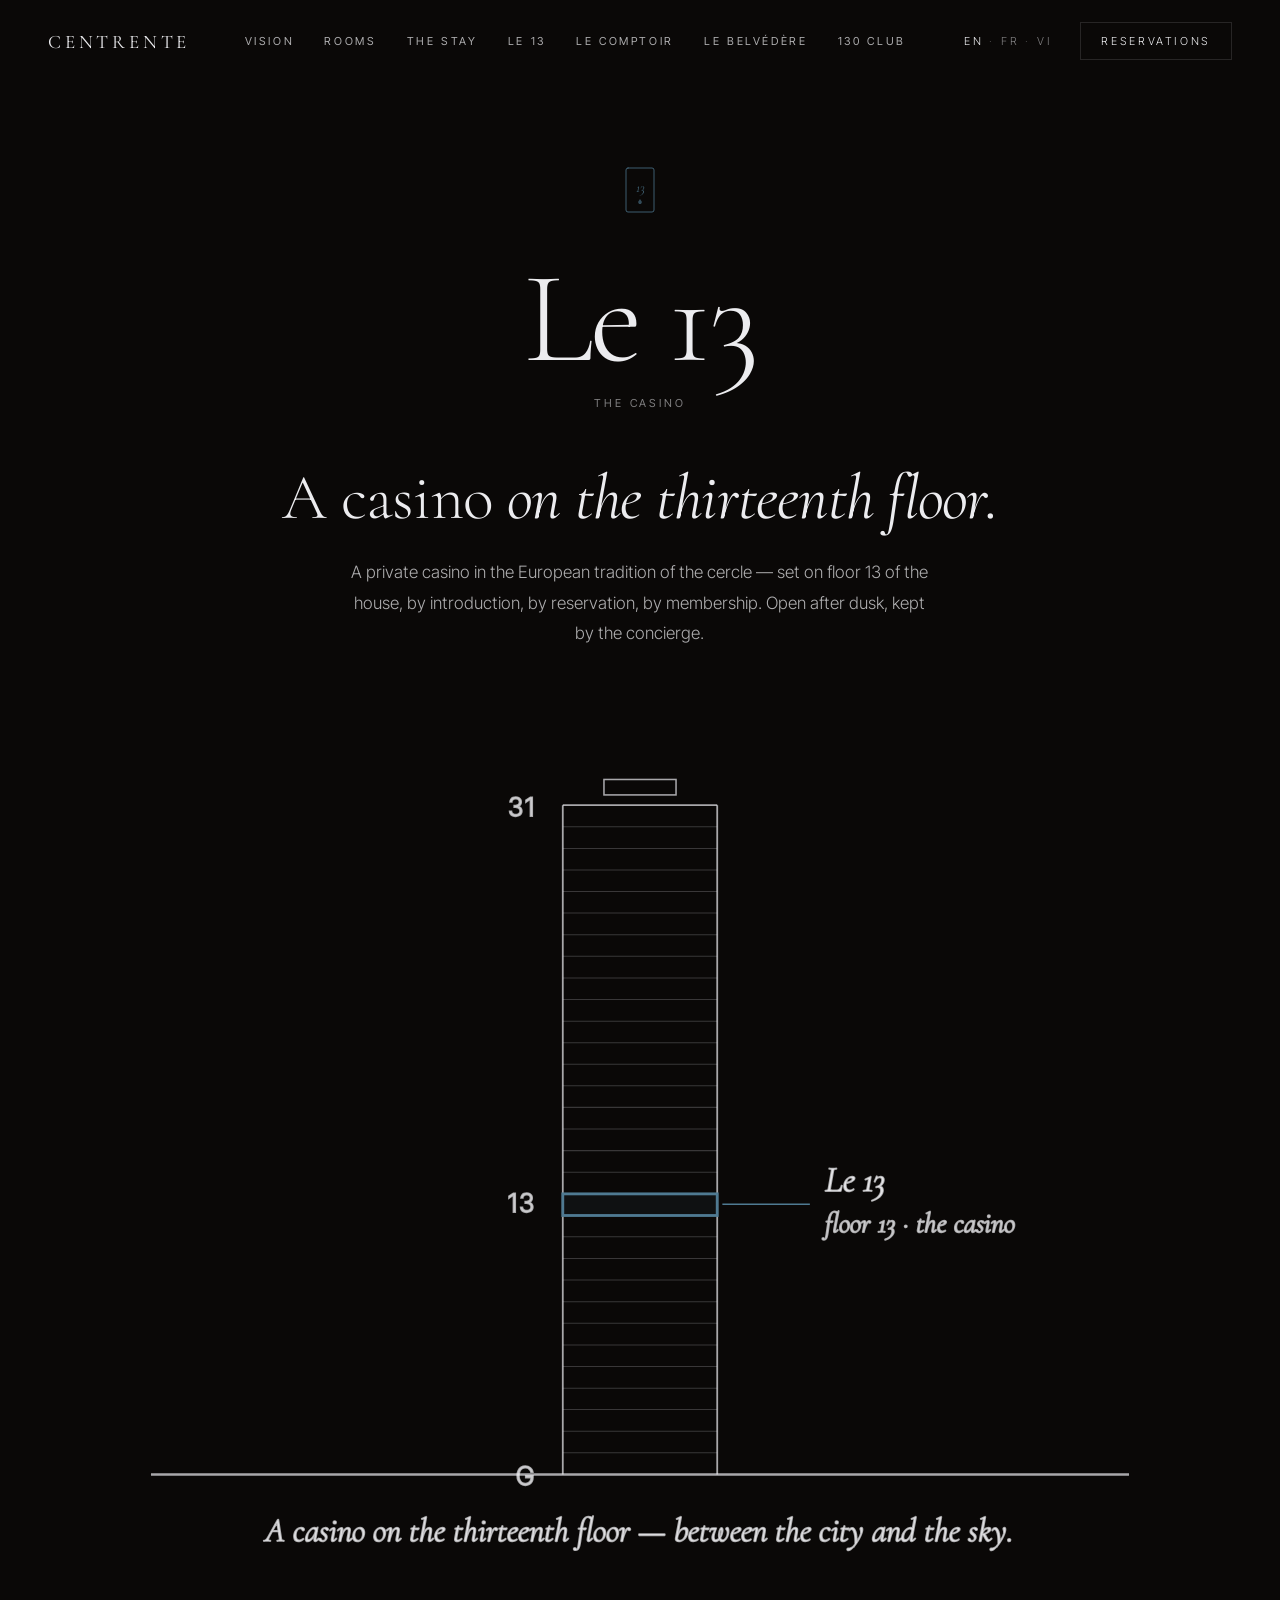
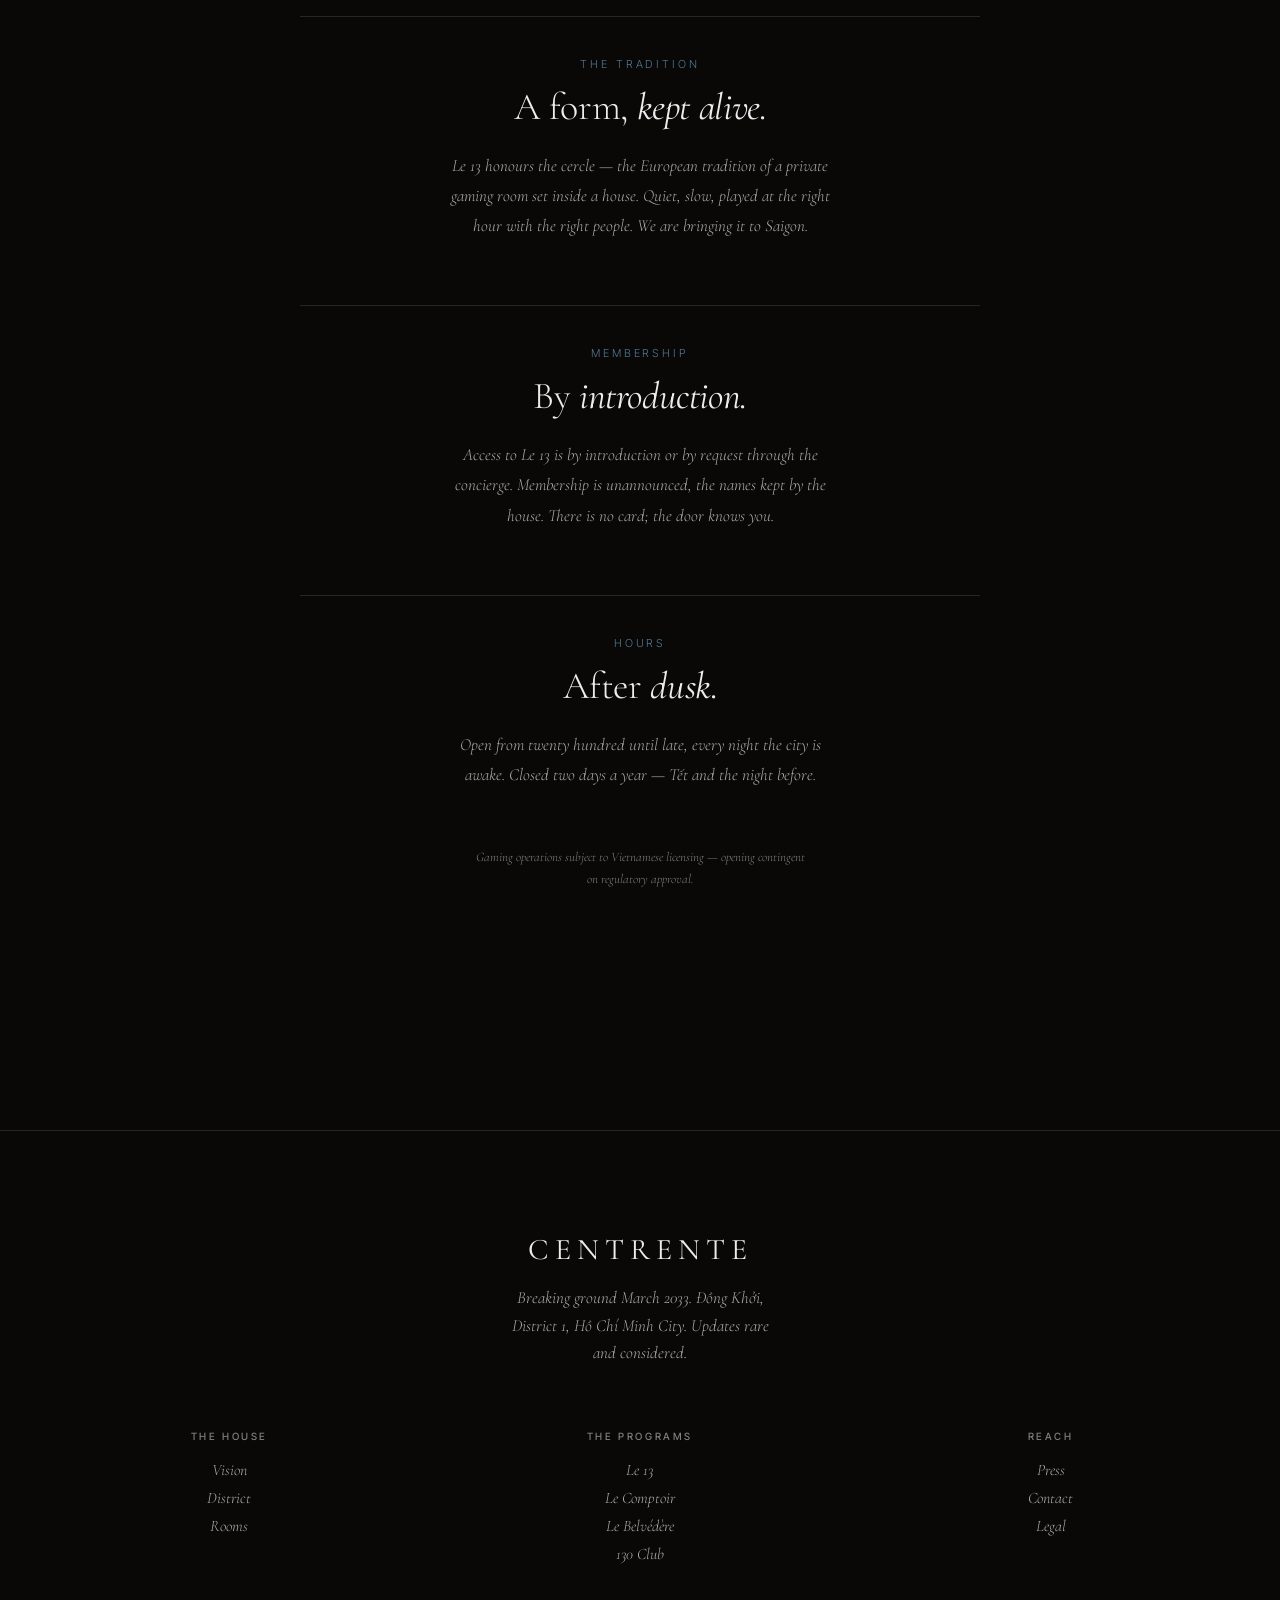
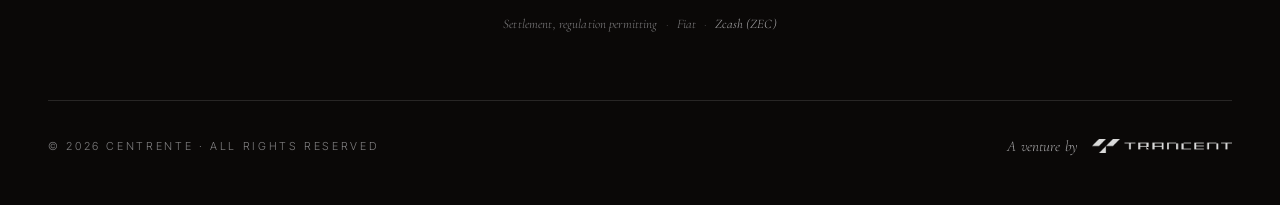
<file: le-13.html>
<!doctype html>
<html lang="en">
<head>
<meta charset="utf-8" />
<meta name="viewport" content="width=device-width,initial-scale=1" />
<title>Le 13 · Centrente</title>
<link rel="preconnect" href="https://fonts.googleapis.com">
<link rel="preconnect" href="https://fonts.gstatic.com" crossorigin>
<link href="https://fonts.googleapis.com/css2?family=Cormorant+Garamond:ital,wght@0,300;0,400;0,500;1,300;1,400&family=Inter+Tight:wght@300;400;500;600&display=swap" rel="stylesheet">
<link rel="stylesheet" href="style.css">
</head>
<body>

<nav class="nav" id="nav">
  <a href="/" class="mono">CENTRENTE</a>
  <div class="nav-links">
    <a href="/#vision" data-i18n="nav_vision">Vision</a>
    <a href="/#rooms" data-i18n="nav_rooms">Rooms</a>
    <a href="/#stay" data-i18n="nav_stay">The Stay</a>
    <a href="/le-13">Le 13</a>
    <a href="/le-comptoir">Le Comptoir</a>
    <a href="/le-belvedere">Le Belvédère</a>
    <a href="/#club" data-i18n="nav_club">130 Club</a>
  </div>
  <div class="nav-right">
    <div class="lang lang-toggle">
      <button class="opt on" data-lang="en">EN</button><span class="div">·</span><button class="opt" data-lang="fr">FR</button><span class="div">·</span><button class="opt" data-lang="vi">VI</button>
    </div>
    <a class="cta" href="mailto:info@trancent-agency.com?subject=Reservation%20%E2%80%94%20Centrente" data-i18n="nav_cta">Reservations</a>
    <button class="nav-toggle" id="nav-toggle" aria-label="Menu"><span></span><span></span><span></span></button>
  </div>
</nav>

<div class="nav-mobile" id="nav-mobile">
  <a href="/#vision" data-i18n="nav_vision">Vision</a>
  <a href="/#rooms" data-i18n="nav_rooms">Rooms</a>
  <a href="/#stay" data-i18n="nav_stay">The Stay</a>
  <a href="/le-13">Le 13</a>
  <a href="/le-comptoir">Le Comptoir</a>
  <a href="/le-belvedere">Le Belvédère</a>
  <a href="/#club" data-i18n="nav_club">130 Club</a>
  <div class="lang lang-toggle" style="margin-top:32px;">
    <button class="opt on" data-lang="en">EN</button><span class="div">·</span><button class="opt" data-lang="fr">FR</button><span class="div">·</span><button class="opt" data-lang="vi">VI</button>
  </div>
  <a href="mailto:info@trancent-agency.com?subject=Reservation%20%E2%80%94%20Centrente" class="cta" data-i18n="nav_cta" style="margin-top:8px;">Reservations</a>
</div>

<section id="le13">
  <div class="venue-glyph">
    <svg viewBox="0 0 60 60" stroke="#4F7A92" fill="none" stroke-width="0.85" stroke-linecap="round" stroke-linejoin="round">
      <rect x="16" y="8" width="28" height="44" rx="2"/>
      <text x="30" y="32" text-anchor="middle" font-family="Cormorant Garamond" font-size="14" font-style="italic" fill="#4F7A92" stroke="none">13</text>
      <path d="M 28 42 L 30 39 L 32 42 L 31 44 L 29 44 Z" fill="#4F7A92" stroke="none" opacity="0.65"/>
    </svg>
  </div>
  <div class="anchor">
    <div class="seal">Le 13<small data-i18n="le13_caption">The Casino</small></div>
    <div class="head">
      <h2 data-i18n-html="le13_h2">A casino <em>on the thirteenth floor.</em></h2>
      <p data-i18n="le13_p">A private casino in the European tradition of the cercle — set on floor 13 of the house, by introduction, by reservation, by membership. Open after dusk, kept by the concierge.</p>
    </div>
  </div>

  <div class="le13-diagram">
    <svg viewBox="0 0 460 320" xmlns="http://www.w3.org/2000/svg" stroke="#ECECEFB3" fill="none" stroke-width="0.7">
      <line x1="40" y1="290" x2="420" y2="290" stroke-width="1" stroke="#ECECEFB3"/>
      <line x1="200" y1="290" x2="200" y2="30"/>
      <line x1="260" y1="290" x2="260" y2="30"/>
      <line x1="200" y1="30" x2="260" y2="30"/>
      <rect x="216" y="20" width="28" height="6" stroke-width="0.6"/>
      <g stroke="#ECECEF35" stroke-width="0.4">
        <line x1="200" y1="38.4" x2="260" y2="38.4"/>
        <line x1="200" y1="46.8" x2="260" y2="46.8"/>
        <line x1="200" y1="55.2" x2="260" y2="55.2"/>
        <line x1="200" y1="63.5" x2="260" y2="63.5"/>
        <line x1="200" y1="71.9" x2="260" y2="71.9"/>
        <line x1="200" y1="80.3" x2="260" y2="80.3"/>
        <line x1="200" y1="88.7" x2="260" y2="88.7"/>
        <line x1="200" y1="97.1" x2="260" y2="97.1"/>
        <line x1="200" y1="105.5" x2="260" y2="105.5"/>
        <line x1="200" y1="113.9" x2="260" y2="113.9"/>
        <line x1="200" y1="122.3" x2="260" y2="122.3"/>
        <line x1="200" y1="130.6" x2="260" y2="130.6"/>
        <line x1="200" y1="139.0" x2="260" y2="139.0"/>
        <line x1="200" y1="147.4" x2="260" y2="147.4"/>
        <line x1="200" y1="155.8" x2="260" y2="155.8"/>
        <line x1="200" y1="164.2" x2="260" y2="164.2"/>
        <line x1="200" y1="172.6" x2="260" y2="172.6"/>
        <line x1="200" y1="181.0" x2="260" y2="181.0"/>
        <line x1="200" y1="189.4" x2="260" y2="189.4"/>
        <line x1="200" y1="197.7" x2="260" y2="197.7"/>
        <line x1="200" y1="206.1" x2="260" y2="206.1"/>
        <line x1="200" y1="214.5" x2="260" y2="214.5"/>
        <line x1="200" y1="222.9" x2="260" y2="222.9"/>
        <line x1="200" y1="231.3" x2="260" y2="231.3"/>
        <line x1="200" y1="239.7" x2="260" y2="239.7"/>
        <line x1="200" y1="248.1" x2="260" y2="248.1"/>
        <line x1="200" y1="256.5" x2="260" y2="256.5"/>
        <line x1="200" y1="264.8" x2="260" y2="264.8"/>
        <line x1="200" y1="273.2" x2="260" y2="273.2"/>
        <line x1="200" y1="281.6" x2="260" y2="281.6"/>
      </g>
      <rect x="200" y="181.0" width="60" height="8.4" stroke="#4F7A92" stroke-width="1.1" fill="#4F7A9215"/>
      <line x1="262" y1="185" x2="296" y2="185" stroke="#4F7A92" stroke-width="0.6"/>
      <text x="302" y="180" font-family="Cormorant Garamond" font-style="italic" font-size="14" fill="#ECECEFE6">Le 13</text>
      <text x="302" y="196" font-family="Cormorant Garamond" font-style="italic" font-size="11" fill="#ECECEF80">floor 13 · the casino</text>
      <g font-family="Inter Tight" fill="#ECECEF85" font-size="10" letter-spacing="0.1em" text-anchor="end">
        <text x="190" y="34">31</text>
        <text x="190" y="188">13</text>
        <text x="190" y="294">G</text>
      </g>
      <text x="230" y="316" font-family="Cormorant Garamond" font-style="italic" fill="#ECECEFCC" font-size="13" text-anchor="middle">A casino on the thirteenth floor — between the city and the sky.</text>
    </svg>
  </div>
  <div class="info-block">
    <div class="eyebrow" data-i18n="le13_tradition_eyebrow">The Tradition</div>
    <h3 data-i18n-html="le13_tradition_h3">A form, <em>kept alive.</em></h3>
    <p data-i18n="le13_tradition_p">Le 13 honours the cercle — the European tradition of a private gaming room set inside a house. Quiet, slow, played at the right hour with the right people. We are bringing it to Saigon.</p>
  </div>

  <div class="info-block">
    <div class="eyebrow" data-i18n="le13_membership_eyebrow">Membership</div>
    <h3 data-i18n-html="le13_membership_h3">By <em>introduction.</em></h3>
    <p data-i18n="le13_membership_p">Access to Le 13 is by introduction or by request through the concierge. Membership is unannounced, the names kept by the house. There is no card; the door knows you.</p>
  </div>

  <div class="info-block">
    <div class="eyebrow" data-i18n="le13_hours_eyebrow">Hours</div>
    <h3 data-i18n-html="le13_hours_h3">After <em>dusk.</em></h3>
    <p data-i18n="le13_hours_p">Open from twenty hundred until late, every night the city is awake. Closed two days a year — Tết and the night before.</p>
  </div>

  <div class="le13-footnote" data-i18n="le13_footnote">
    Gaming operations subject to Vietnamese licensing — opening contingent on regulatory approval.
  </div>
</section>

<footer>
  <div class="foot-mark">CENTRENTE</div>
  <p class="foot-tag" data-i18n="foot_tag">Breaking ground March 2033. Đồng Khởi, District 1, Hồ Chí Minh City. Updates rare and considered.</p>
  <div class="foot-cols">
    <div>
      <h4>The House</h4>
      <a href="/#vision">Vision</a><a href="/#district">District</a><a href="/#rooms">Rooms</a>
    </div>
    <div>
      <h4>The Programs</h4>
      <a href="/le-13">Le 13</a><a href="/le-comptoir">Le Comptoir</a><a href="/le-belvedere">Le Belvédère</a><a href="/#club">130 Club</a>
    </div>
    <div>
      <h4>Reach</h4>
      <a href="#">Press</a><a href="mailto:info@trancent-agency.com">Contact</a><a href="#">Legal</a>
    </div>
  </div>
  <div class="foot-currencies">
    <span data-i18n="foot_currencies_label">Settlement, regulation permitting</span><span class="sep">·</span>Fiat<span class="sep">·</span><span class="zec">Zcash (ZEC)</span>
  </div>
  <div class="foot-base">
    <div>© 2026 Centrente · All rights reserved</div>
    <a href="https://trancent.io" class="trancent">
      <span class="label" data-i18n="venture_by">A venture by</span>
      <img src="trancent-logo-horizontal-white.png" alt="Trancent" />
    </a>
  </div>
</footer>

<script src="script.js" defer></script>
</body>
</html>
</file>
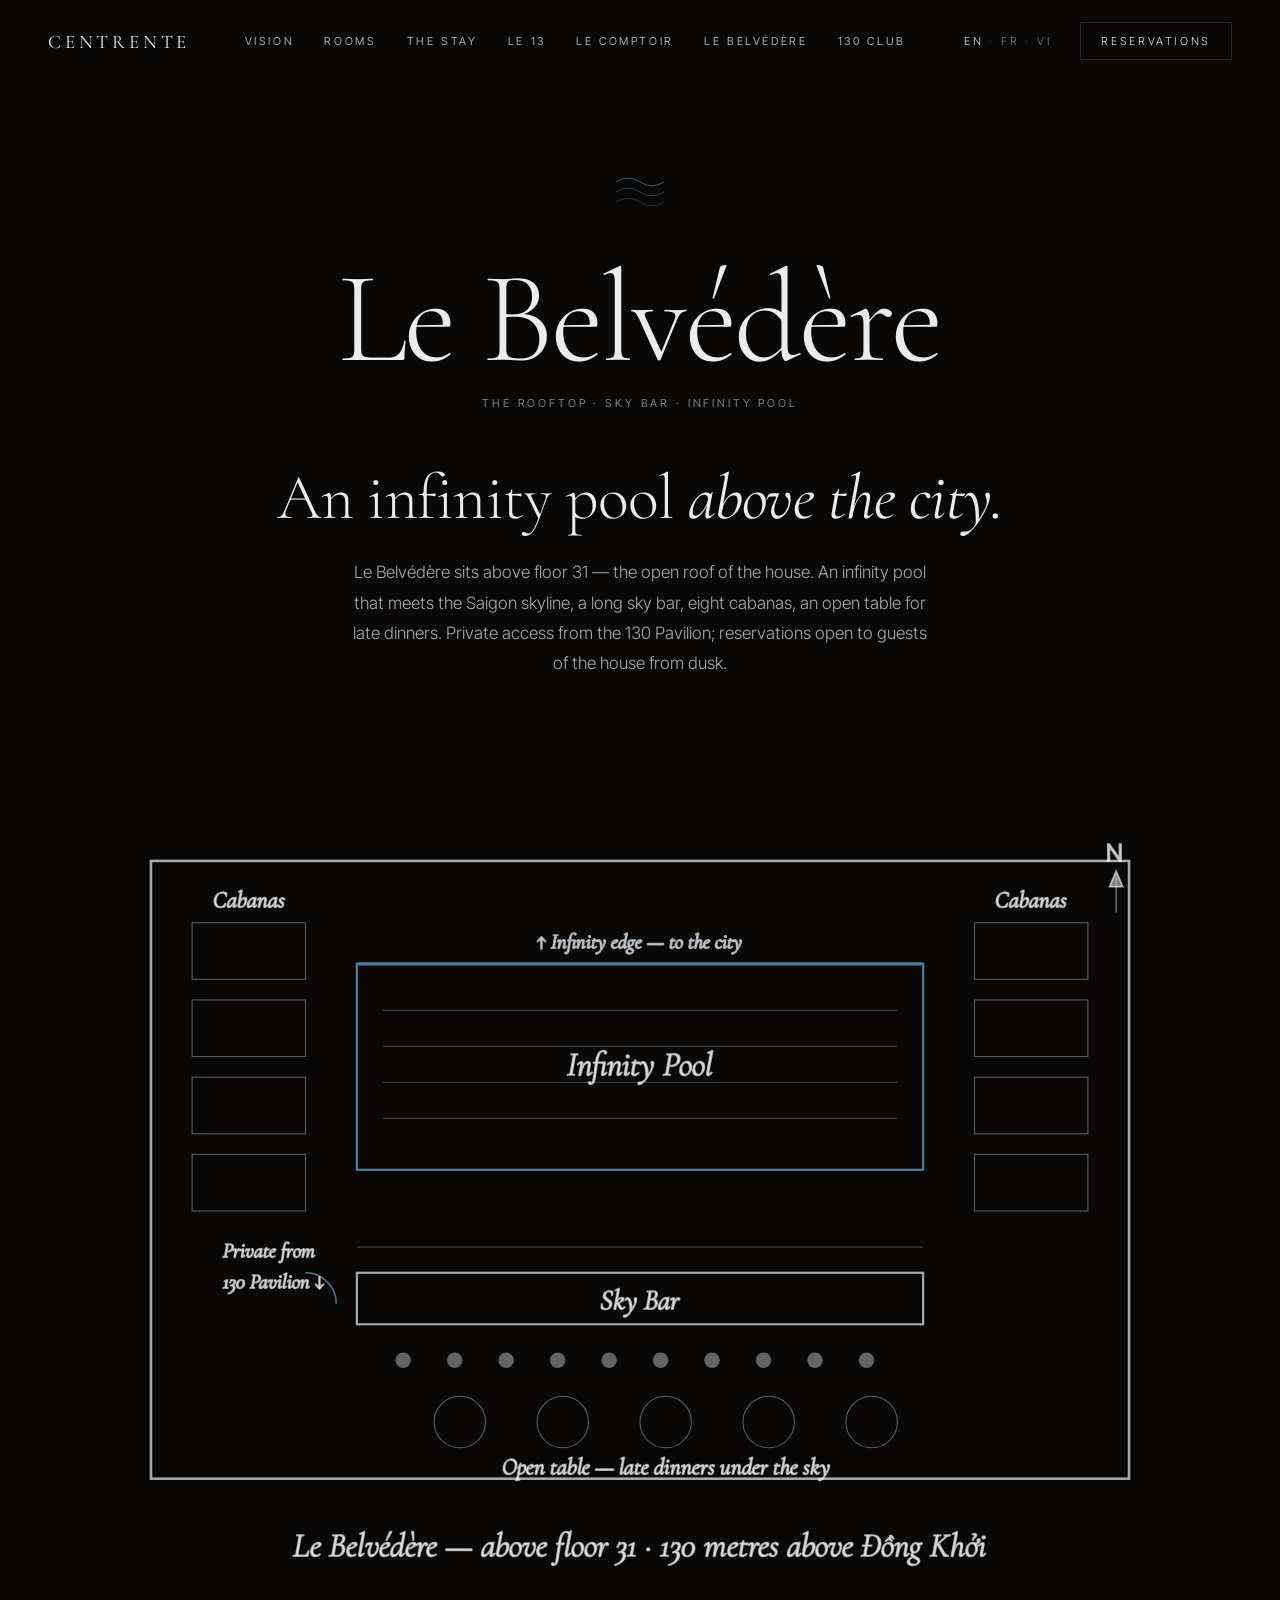
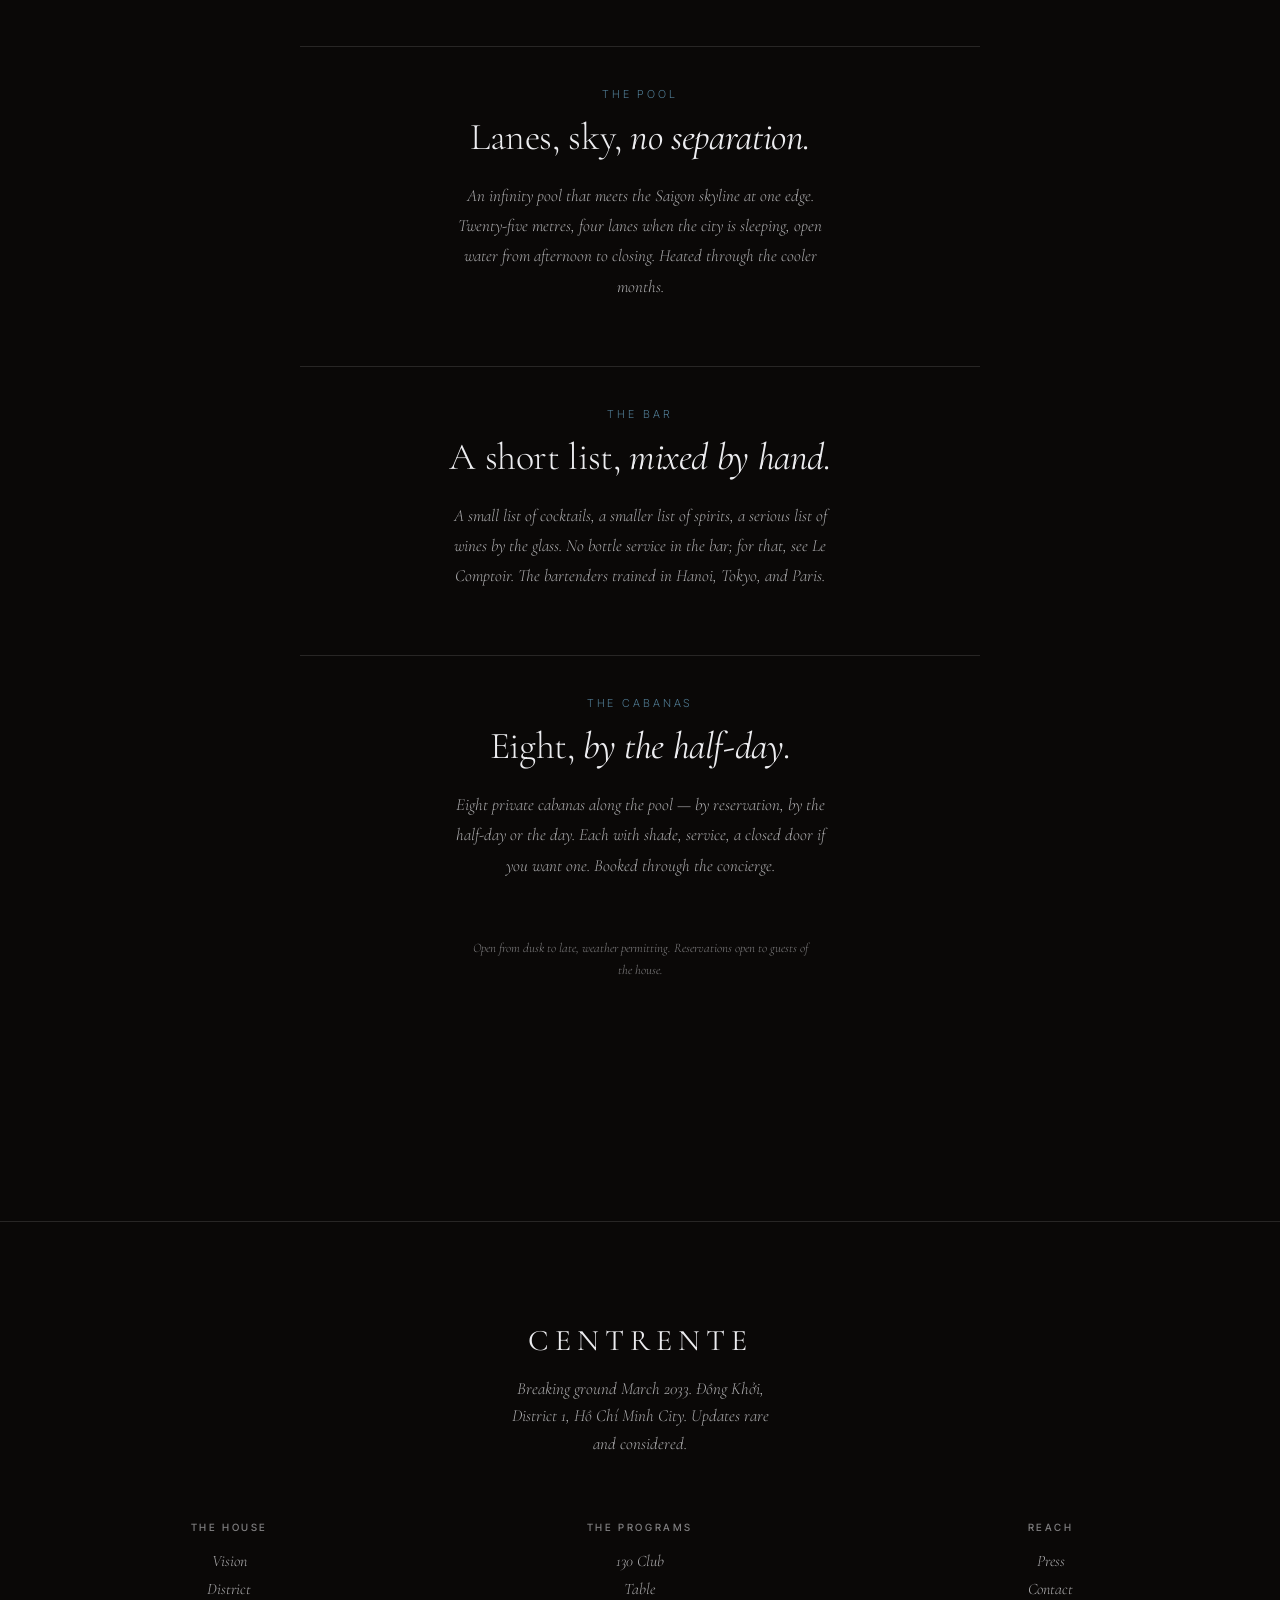
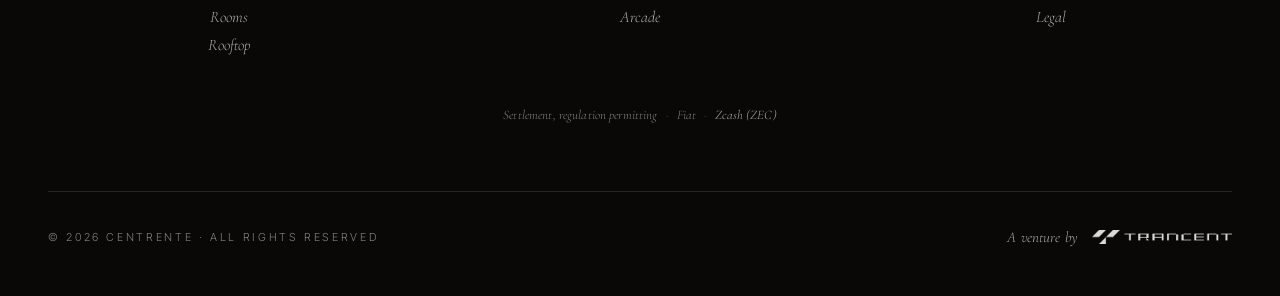
<file: le-belvedere.html>
<!doctype html>
<html lang="en">
<head>
<meta charset="utf-8" />
<meta name="viewport" content="width=device-width,initial-scale=1" />
<title>Le Belvédère · Centrente</title>
<link rel="preconnect" href="https://fonts.googleapis.com">
<link rel="preconnect" href="https://fonts.gstatic.com" crossorigin>
<link href="https://fonts.googleapis.com/css2?family=Cormorant+Garamond:ital,wght@0,300;0,400;0,500;1,300;1,400&family=Inter+Tight:wght@300;400;500;600&display=swap" rel="stylesheet">
<link rel="stylesheet" href="style.css">
</head>
<body>

<nav class="nav" id="nav">
  <a href="/" class="mono">CENTRENTE</a>
  <div class="nav-links">
    <a href="/#vision" data-i18n="nav_vision">Vision</a>
    <a href="/#rooms" data-i18n="nav_rooms">Rooms</a>
    <a href="/#stay" data-i18n="nav_stay">The Stay</a>
    <a href="/le-13">Le 13</a>
    <a href="/le-comptoir">Le Comptoir</a>
    <a href="/le-belvedere">Le Belvédère</a>
    <a href="/#club" data-i18n="nav_club">130 Club</a>
  </div>
  <div class="nav-right">
    <div class="lang lang-toggle">
      <button class="opt on" data-lang="en">EN</button><span class="div">·</span><button class="opt" data-lang="fr">FR</button><span class="div">·</span><button class="opt" data-lang="vi">VI</button>
    </div>
    <a class="cta" href="mailto:info@trancent-agency.com?subject=Reservation%20%E2%80%94%20Centrente" data-i18n="nav_cta">Reservations</a>
    <button class="nav-toggle" id="nav-toggle" aria-label="Menu"><span></span><span></span><span></span></button>
  </div>
</nav>

<div class="nav-mobile" id="nav-mobile">
  <a href="/#vision" data-i18n="nav_vision">Vision</a>
  <a href="/#rooms" data-i18n="nav_rooms">Rooms</a>
  <a href="/#stay" data-i18n="nav_stay">The Stay</a>
  <a href="/le-13">Le 13</a>
  <a href="/le-comptoir">Le Comptoir</a>
  <a href="/le-belvedere">Le Belvédère</a>
  <a href="/#club" data-i18n="nav_club">130 Club</a>
  <div class="lang lang-toggle" style="margin-top:32px;">
    <button class="opt on" data-lang="en">EN</button><span class="div">·</span><button class="opt" data-lang="fr">FR</button><span class="div">·</span><button class="opt" data-lang="vi">VI</button>
  </div>
  <a href="mailto:info@trancent-agency.com?subject=Reservation%20%E2%80%94%20Centrente" class="cta" data-i18n="nav_cta" style="margin-top:8px;">Reservations</a>
</div>
<section id="belvedere">
  <div class="venue-glyph">
    <svg viewBox="0 0 60 60" stroke="#4F7A92" fill="none" stroke-width="0.85" stroke-linecap="round" stroke-linejoin="round">
      <path d="M 6 22 Q 18 14 30 22 Q 42 30 54 22"/>
      <path d="M 6 32 Q 18 24 30 32 Q 42 40 54 32" opacity="0.7"/>
      <path d="M 6 42 Q 18 34 30 42 Q 42 50 54 42" opacity="0.5"/>
    </svg>
  </div>
  <div class="anchor">
    <div class="seal">Le Belvédère<small data-i18n="belv_caption">The Rooftop · Sky Bar · Infinity Pool</small></div>
    <div class="head">
      <h2 data-i18n-html="belv_h2">An infinity pool <em>above the city.</em></h2>
      <p data-i18n="belv_p">Le Belvédère sits above floor 31 — the open roof of the house. An infinity pool that meets the Saigon skyline, a long sky bar, eight cabanas, an open table for late dinners. Private access from the 130 Pavilion; reservations open to guests of the house from dusk.</p>
    </div>
  </div>

  <div class="belvedere-diagram">
    <svg viewBox="0 0 460 320" xmlns="http://www.w3.org/2000/svg" stroke="#ECECEFB3" fill="none" stroke-width="0.7">
      <!-- rooftop floor plate -->
      <rect x="40" y="40" width="380" height="240" stroke-width="1"/>

      <!-- infinity pool (large, centered) -->
      <rect x="120" y="80" width="220" height="80" stroke="#4F7A92" stroke-width="0.9"/>
      <g stroke-width="0.3" opacity="0.5">
        <line x1="130" y1="98" x2="330" y2="98"/>
        <line x1="130" y1="112" x2="330" y2="112"/>
        <line x1="130" y1="126" x2="330" y2="126"/>
        <line x1="130" y1="140" x2="330" y2="140"/>
      </g>
      <!-- infinity edge marker (top edge of pool, where water meets sky) -->
      <line x1="120" y1="80" x2="340" y2="80" stroke="#4F7A92" stroke-width="1.2"/>
      <text x="230" y="74" font-family="Cormorant Garamond" font-style="italic" font-size="8" fill="#4F7A92" text-anchor="middle">↑ Infinity edge — to the city</text>
      <text x="230" y="123" font-family="Cormorant Garamond" font-style="italic" font-size="13" fill="#ECECEFCC" text-anchor="middle">Infinity Pool</text>

      <!-- sky bar — long counter, dining side -->
      <rect x="120" y="200" width="220" height="20" stroke-width="0.85"/>
      <line x1="120" y1="190" x2="340" y2="190" stroke-width="0.3" opacity="0.55"/>
      <text x="230" y="214" font-family="Cormorant Garamond" font-style="italic" font-size="11" fill="#ECECEFCC" text-anchor="middle">Sky Bar</text>
      <!-- bar stools -->
      <g fill="#ECECEFCC" opacity="0.5" stroke="none">
        <circle cx="138" cy="234" r="3"/>
        <circle cx="158" cy="234" r="3"/>
        <circle cx="178" cy="234" r="3"/>
        <circle cx="198" cy="234" r="3"/>
        <circle cx="218" cy="234" r="3"/>
        <circle cx="238" cy="234" r="3"/>
        <circle cx="258" cy="234" r="3"/>
        <circle cx="278" cy="234" r="3"/>
        <circle cx="298" cy="234" r="3"/>
        <circle cx="318" cy="234" r="3"/>
      </g>

      <!-- cabanas (lounge beds on left + right) -->
      <g stroke-width="0.4" opacity="0.55">
        <rect x="56" y="64" width="44" height="22"/>
        <rect x="56" y="94" width="44" height="22"/>
        <rect x="56" y="124" width="44" height="22"/>
        <rect x="56" y="154" width="44" height="22"/>
        <rect x="360" y="64" width="44" height="22"/>
        <rect x="360" y="94" width="44" height="22"/>
        <rect x="360" y="124" width="44" height="22"/>
        <rect x="360" y="154" width="44" height="22"/>
      </g>
      <text x="78" y="58" font-family="Cormorant Garamond" font-style="italic" font-size="9" fill="#ECECEFCC" text-anchor="middle">Cabanas</text>
      <text x="382" y="58" font-family="Cormorant Garamond" font-style="italic" font-size="9" fill="#ECECEFCC" text-anchor="middle">Cabanas</text>

      <!-- open dining tables -->
      <g stroke-width="0.4" opacity="0.55">
        <circle cx="160" cy="258" r="10"/>
        <circle cx="200" cy="258" r="10"/>
        <circle cx="240" cy="258" r="10"/>
        <circle cx="280" cy="258" r="10"/>
        <circle cx="320" cy="258" r="10"/>
      </g>
      <text x="240" y="278" font-family="Cormorant Garamond" font-style="italic" font-size="9" fill="#ECECEFCC" text-anchor="middle">Open table — late dinners under the sky</text>

      <!-- private Pavilion access marker -->
      <path d="M 100 200 A 12 12 0 0 1 112 212" stroke="#4F7A92" stroke-width="0.6"/>
      <text x="68" y="194" font-family="Cormorant Garamond" font-style="italic" font-size="8" fill="#ECECEFCC">Private from</text>
      <text x="68" y="206" font-family="Cormorant Garamond" font-style="italic" font-size="8" fill="#ECECEFCC">130 Pavilion ↓</text>

      <!-- compass / orientation -->
      <g transform="translate(415, 60)">
        <line x1="0" y1="0" x2="0" y2="-14" stroke="#ECECEF80" stroke-width="0.5"/>
        <polygon points="0,-16 -2.5,-10 2.5,-10" fill="#ECECEF80"/>
        <text x="0" y="-20" text-anchor="middle" font-family="Inter Tight" font-size="9" fill="#ECECEF80" letter-spacing="0.15em">N</text>
      </g>

      <!-- caption below -->
      <text x="230" y="310" font-family="Cormorant Garamond" font-style="italic" font-size="13" fill="#ECECEFCC" text-anchor="middle">Le Belvédère — above floor 31 · 130 metres above Đồng Khởi</text>
    </svg>
  </div>

  <div class="info-block">
    <div class="eyebrow" data-i18n="belv_pool_eyebrow">The Pool</div>
    <h3 data-i18n-html="belv_pool_h3">Lanes, sky, <em>no separation.</em></h3>
    <p data-i18n="belv_pool_p">An infinity pool that meets the Saigon skyline at one edge. Twenty-five metres, four lanes when the city is sleeping, open water from afternoon to closing. Heated through the cooler months.</p>
  </div>

  <div class="info-block">
    <div class="eyebrow" data-i18n="belv_bar_eyebrow">The Bar</div>
    <h3 data-i18n-html="belv_bar_h3">A short list, <em>mixed by hand.</em></h3>
    <p data-i18n="belv_bar_p">A small list of cocktails, a smaller list of spirits, a serious list of wines by the glass. No bottle service in the bar; for that, see Le Comptoir. The bartenders trained in Hanoi, Tokyo, and Paris.</p>
  </div>

  <div class="info-block">
    <div class="eyebrow" data-i18n="belv_cabanas_eyebrow">The Cabanas</div>
    <h3 data-i18n-html="belv_cabanas_h3">Eight, <em>by the half-day.</em></h3>
    <p data-i18n="belv_cabanas_p">Eight private cabanas along the pool — by reservation, by the half-day or the day. Each with shade, service, a closed door if you want one. Booked through the concierge.</p>
  </div>

  <div class="belvedere-footnote" data-i18n="belv_footnote">
    Open from dusk to late, weather permitting. Reservations open to guests of the house.
  </div>
</section>

<footer>
  <div class="foot-mark">CENTRENTE</div>
  <p class="foot-tag" data-i18n="foot_tag">Breaking ground March 2033. Đồng Khởi, District 1, Hồ Chí Minh City. Updates rare and considered.</p>
  <div class="foot-cols">
    <div>
      <h4>The House</h4>
      <a href="#">Vision</a><a href="#">District</a><a href="#">Rooms</a><a href="#">Rooftop</a>
    </div>
    <div>
      <h4>The Programs</h4>
      <a href="#">130 Club</a><a href="#">Table</a><a href="#">Arcade</a>
    </div>
    <div>
      <h4>Reach</h4>
      <a href="#">Press</a><a href="mailto:info@trancent-agency.com">Contact</a><a href="#">Legal</a>
    </div>
  </div>
  <div class="foot-currencies">
    <span data-i18n="foot_currencies_label">Settlement, regulation permitting</span><span class="sep">·</span>Fiat<span class="sep">·</span><span class="zec">Zcash (ZEC)</span>
  </div>
  <div class="foot-base">
    <div>© 2026 Centrente · All rights reserved</div>
    <a href="https://trancent.io" class="trancent">
      <span class="label" data-i18n="venture_by">A venture by</span>
      <img src="trancent-logo-horizontal-white.png" alt="Trancent" />
    </a>
  </div>
</footer>

<script src="script.js" defer></script>
</body>
</html>
</file>
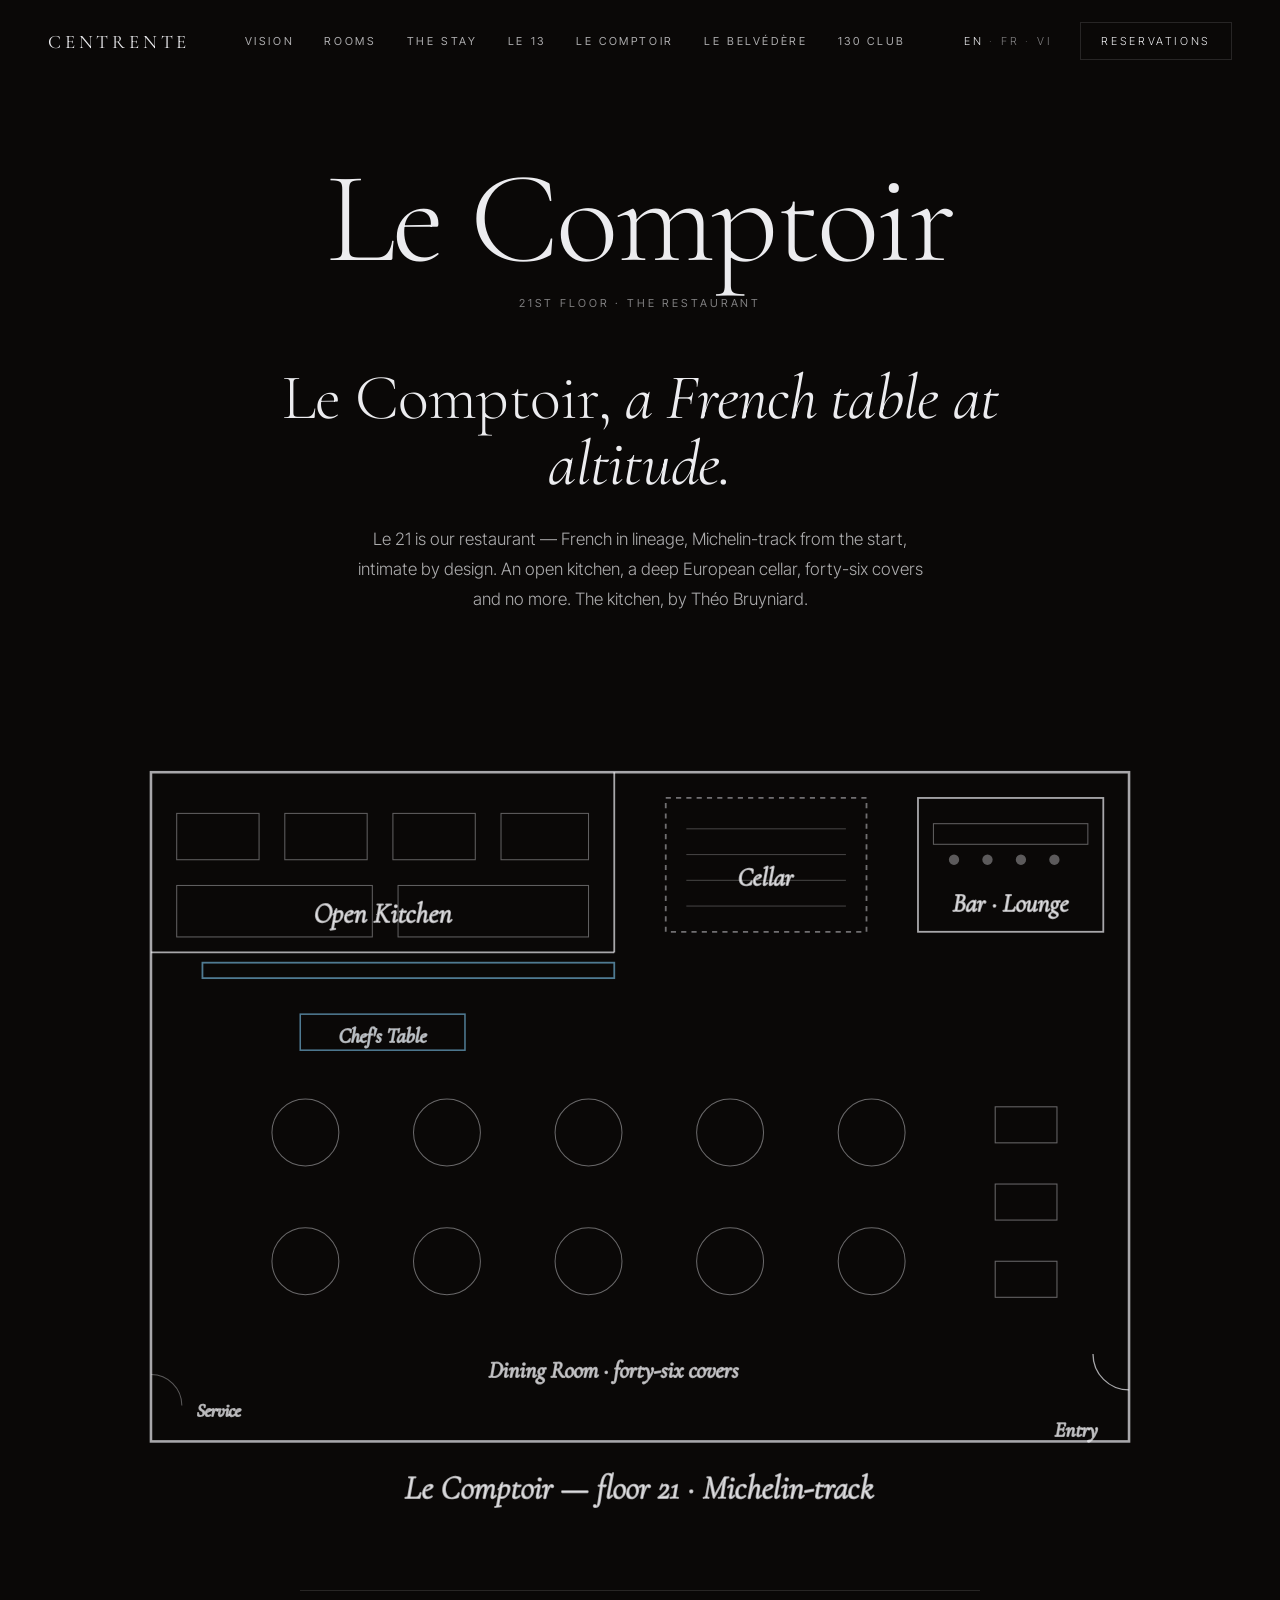
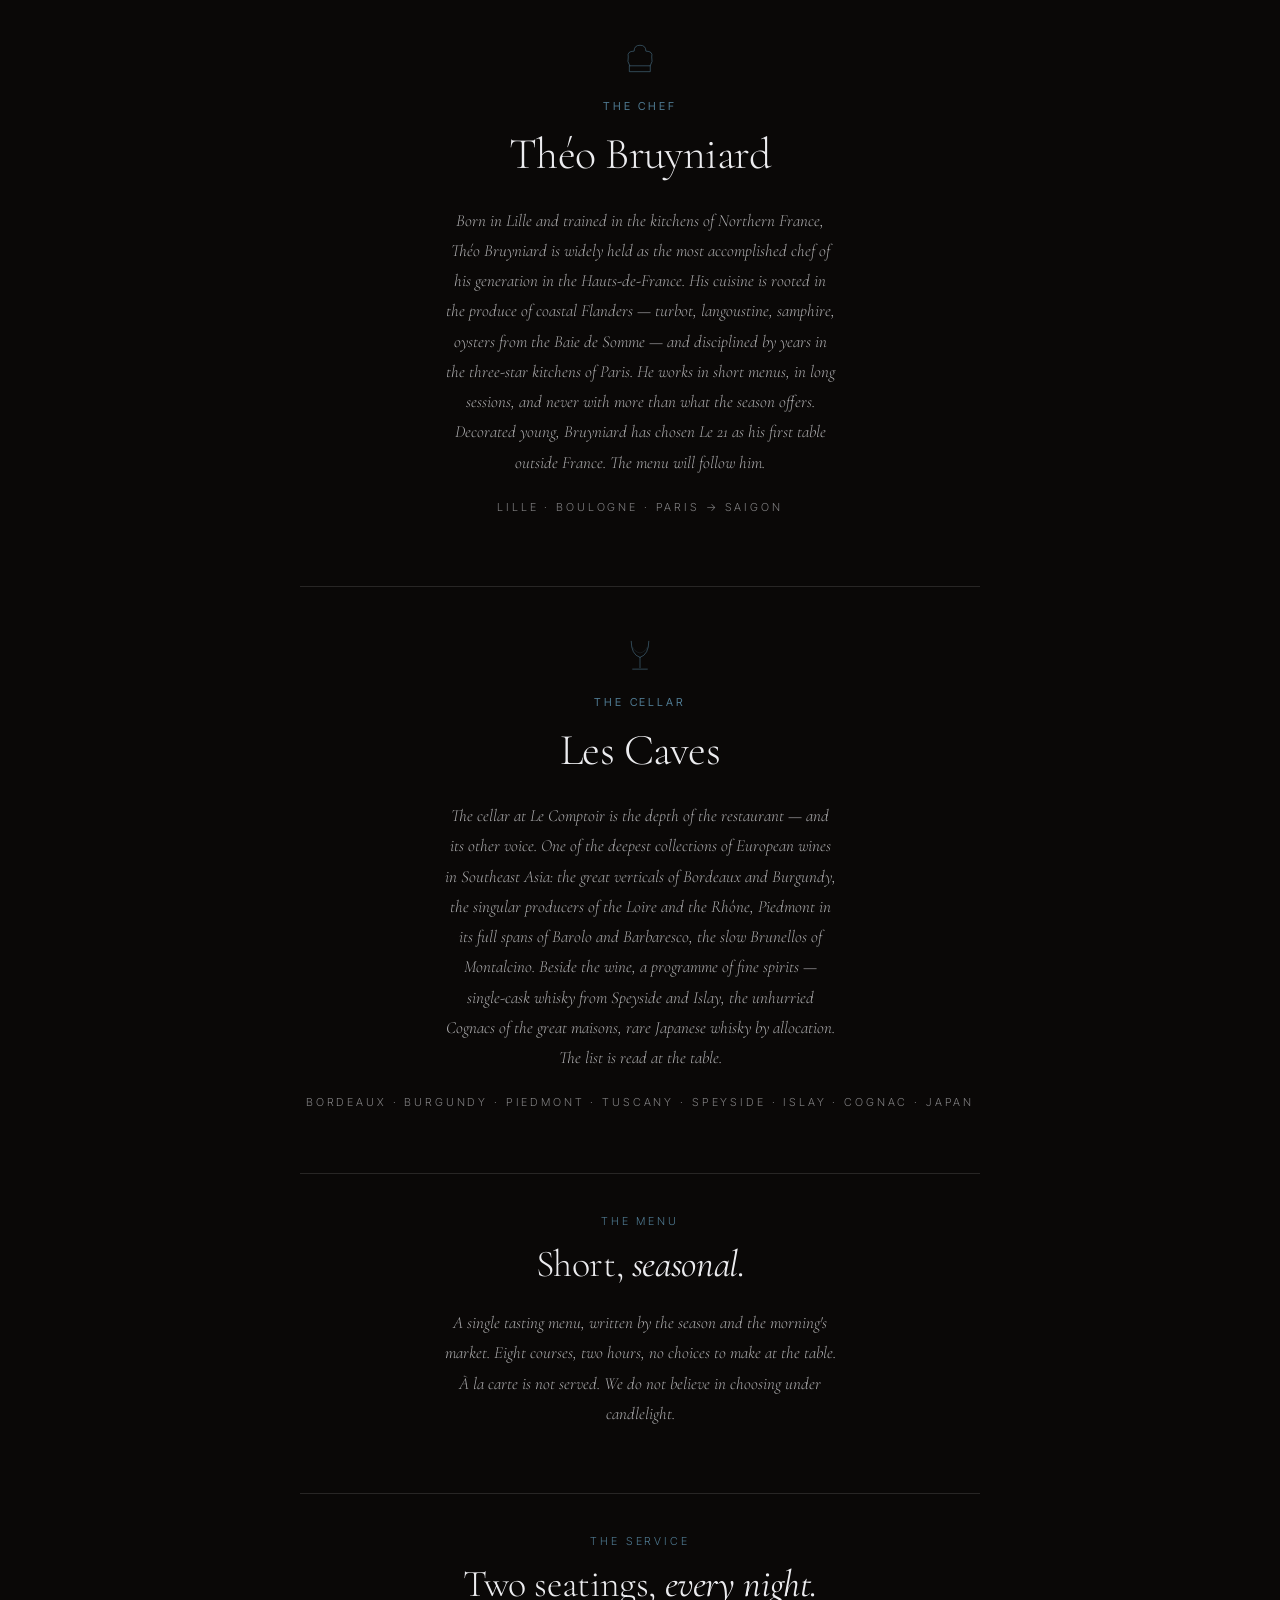
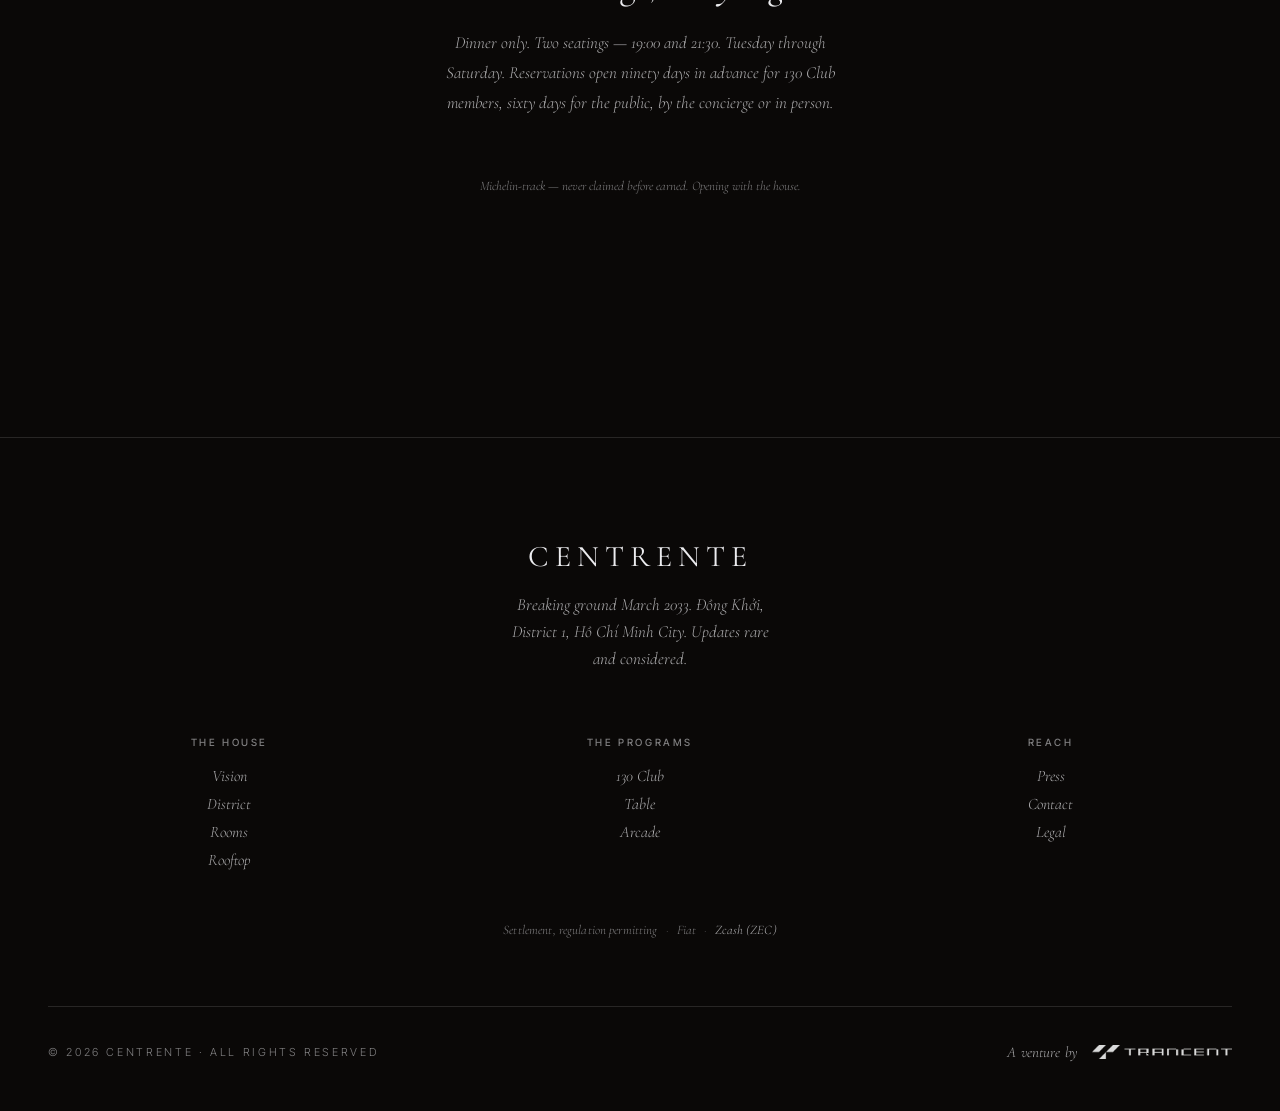
<file: le-comptoir.html>
<!doctype html>
<html lang="en">
<head>
<meta charset="utf-8" />
<meta name="viewport" content="width=device-width,initial-scale=1" />
<title>Le Comptoir · Centrente</title>
<link rel="preconnect" href="https://fonts.googleapis.com">
<link rel="preconnect" href="https://fonts.gstatic.com" crossorigin>
<link href="https://fonts.googleapis.com/css2?family=Cormorant+Garamond:ital,wght@0,300;0,400;0,500;1,300;1,400&family=Inter+Tight:wght@300;400;500;600&display=swap" rel="stylesheet">
<link rel="stylesheet" href="style.css">
</head>
<body>

<nav class="nav" id="nav">
  <a href="/" class="mono">CENTRENTE</a>
  <div class="nav-links">
    <a href="/#vision" data-i18n="nav_vision">Vision</a>
    <a href="/#rooms" data-i18n="nav_rooms">Rooms</a>
    <a href="/#stay" data-i18n="nav_stay">The Stay</a>
    <a href="/le-13">Le 13</a>
    <a href="/le-comptoir">Le Comptoir</a>
    <a href="/le-belvedere">Le Belvédère</a>
    <a href="/#club" data-i18n="nav_club">130 Club</a>
  </div>
  <div class="nav-right">
    <div class="lang lang-toggle">
      <button class="opt on" data-lang="en">EN</button><span class="div">·</span><button class="opt" data-lang="fr">FR</button><span class="div">·</span><button class="opt" data-lang="vi">VI</button>
    </div>
    <a class="cta" href="mailto:info@trancent-agency.com?subject=Reservation%20%E2%80%94%20Centrente" data-i18n="nav_cta">Reservations</a>
    <button class="nav-toggle" id="nav-toggle" aria-label="Menu"><span></span><span></span><span></span></button>
  </div>
</nav>

<div class="nav-mobile" id="nav-mobile">
  <a href="/#vision" data-i18n="nav_vision">Vision</a>
  <a href="/#rooms" data-i18n="nav_rooms">Rooms</a>
  <a href="/#stay" data-i18n="nav_stay">The Stay</a>
  <a href="/le-13">Le 13</a>
  <a href="/le-comptoir">Le Comptoir</a>
  <a href="/le-belvedere">Le Belvédère</a>
  <a href="/#club" data-i18n="nav_club">130 Club</a>
  <div class="lang lang-toggle" style="margin-top:32px;">
    <button class="opt on" data-lang="en">EN</button><span class="div">·</span><button class="opt" data-lang="fr">FR</button><span class="div">·</span><button class="opt" data-lang="vi">VI</button>
  </div>
  <a href="mailto:info@trancent-agency.com?subject=Reservation%20%E2%80%94%20Centrente" class="cta" data-i18n="nav_cta" style="margin-top:8px;">Reservations</a>
</div>
<section id="le21">
  <div class="anchor">
    <div class="seal">Le Comptoir<small data-i18n="le21_caption">21st floor · The Restaurant</small></div>
    <div class="head">
      <h2 data-i18n-html="le21_h2">Le Comptoir, <em>a French table at altitude.</em></h2>
      <p data-i18n="le21_p">Le 21 is our restaurant — French in lineage, Michelin-track from the start, intimate by design. An open kitchen, a deep European cellar, forty-six covers and no more. The kitchen, by Théo Bruyniard.</p>
    </div>
  </div>

  <div class="le21-diagram">
    <svg viewBox="0 0 460 320" xmlns="http://www.w3.org/2000/svg" stroke="#ECECEFB3" fill="none" stroke-width="0.7">
      <!-- floor outline -->
      <rect x="40" y="30" width="380" height="260" stroke-width="1"/>

      <!-- kitchen wall (separating kitchen zone from dining) -->
      <line x1="40" y1="100" x2="220" y2="100"/>
      <line x1="220" y1="30" x2="220" y2="100"/>

      <!-- chef's pass (where food crosses to dining) -->
      <rect x="60" y="104" width="160" height="6" stroke="#4F7A92" stroke-width="0.7"/>

      <!-- kitchen equipment / stations -->
      <g stroke-width="0.4" opacity="0.55">
        <rect x="50" y="46" width="32" height="18"/>
        <rect x="92" y="46" width="32" height="18"/>
        <rect x="134" y="46" width="32" height="18"/>
        <rect x="176" y="46" width="34" height="18"/>
        <rect x="50" y="74" width="76" height="20"/>
        <rect x="136" y="74" width="74" height="20"/>
      </g>
      <text x="130" y="88" font-family="Cormorant Garamond" font-style="italic" font-size="11" fill="#ECECEFCC" text-anchor="middle">Open Kitchen</text>

      <!-- wine cellar (glass-walled, dashed) -->
      <rect x="240" y="40" width="78" height="52" stroke-dasharray="2 2" opacity="0.65"/>
      <g stroke-width="0.3" opacity="0.5">
        <line x1="248" y1="52" x2="310" y2="52"/>
        <line x1="248" y1="62" x2="310" y2="62"/>
        <line x1="248" y1="72" x2="310" y2="72"/>
        <line x1="248" y1="82" x2="310" y2="82"/>
      </g>
      <text x="279" y="74" font-family="Cormorant Garamond" font-style="italic" font-size="10" fill="#ECECEFCC" text-anchor="middle">Cellar</text>

      <!-- bar / lounge -->
      <rect x="338" y="40" width="72" height="52" stroke-width="0.7"/>
      <rect x="344" y="50" width="60" height="8" stroke-width="0.4" opacity="0.55"/>
      <g fill="#ECECEFCC" opacity="0.45" stroke="none">
        <circle cx="352" cy="64" r="2"/>
        <circle cx="365" cy="64" r="2"/>
        <circle cx="378" cy="64" r="2"/>
        <circle cx="391" cy="64" r="2"/>
      </g>
      <text x="374" y="84" font-family="Cormorant Garamond" font-style="italic" font-size="10" fill="#ECECEFCC" text-anchor="middle">Bar · Lounge</text>

      <!-- chef's table (premium, near pass) -->
      <rect x="98" y="124" width="64" height="14" stroke="#4F7A92" stroke-width="0.6"/>
      <text x="130" y="135" font-family="Cormorant Garamond" font-style="italic" font-size="8" fill="#4F7A92" text-anchor="middle">Chef's Table</text>

      <!-- main dining room — round 4-tops -->
      <g stroke-width="0.4" opacity="0.6">
        <circle cx="100" cy="170" r="13"/>
        <circle cx="155" cy="170" r="13"/>
        <circle cx="210" cy="170" r="13"/>
        <circle cx="265" cy="170" r="13"/>
        <circle cx="320" cy="170" r="13"/>
        <circle cx="100" cy="220" r="13"/>
        <circle cx="155" cy="220" r="13"/>
        <circle cx="210" cy="220" r="13"/>
        <circle cx="265" cy="220" r="13"/>
        <circle cx="320" cy="220" r="13"/>
      </g>

      <!-- 2-tops along the right wall -->
      <g stroke-width="0.4" opacity="0.6">
        <rect x="368" y="160" width="24" height="14"/>
        <rect x="368" y="190" width="24" height="14"/>
        <rect x="368" y="220" width="24" height="14"/>
      </g>

      <!-- entry door (right side, near bottom) -->
      <path d="M 420 270 A 14 14 0 0 1 406 256" stroke-width="0.5"/>
      <text x="408" y="288" font-family="Cormorant Garamond" font-style="italic" font-size="8" fill="#ECECEF80" text-anchor="end">Entry</text>

      <!-- service door (left side, off kitchen) -->
      <path d="M 40 264 A 12 12 0 0 1 52 276" stroke-width="0.4" opacity="0.5"/>
      <text x="58" y="280" font-family="Cormorant Garamond" font-style="italic" font-size="7" fill="#ECECEF60">Service</text>

      <!-- dining room label -->
      <text x="220" y="265" font-family="Cormorant Garamond" font-style="italic" font-size="9" fill="#ECECEF80" text-anchor="middle">Dining Room · forty-six covers</text>

      <!-- caption below -->
      <text x="230" y="312" font-family="Cormorant Garamond" font-style="italic" font-size="13" fill="#ECECEFCC" text-anchor="middle">Le Comptoir — floor 21 · Michelin-track</text>
    </svg>
  </div>

  <div class="chef-bio">
    <div class="glyph">
      <svg viewBox="0 0 60 60" stroke="#4F7A92" fill="none" stroke-width="0.85" stroke-linecap="round" stroke-linejoin="round">
        <rect x="16" y="42" width="28" height="8"/>
        <path d="M 16 42 Q 12 36 14 30 Q 12 22 22 22 Q 22 14 30 14 Q 38 14 38 22 Q 48 22 46 30 Q 48 36 44 42"/>
      </svg>
    </div>
    <div class="eyebrow">The Chef</div>
    <div class="name">Théo Bruyniard</div>
    <div class="story">
      Born in Lille and trained in the kitchens of Northern France, Théo Bruyniard is widely held as the most accomplished chef of his generation in the Hauts-de-France. His cuisine is rooted in the produce of coastal Flanders — turbot, langoustine, samphire, oysters from the Baie de Somme — and disciplined by years in the three-star kitchens of Paris. He works in short menus, in long sessions, and never with more than what the season offers. Decorated young, Bruyniard has chosen Le 21 as his first table outside France. The menu will follow him.
    </div>
    <div class="origin">Lille · Boulogne · Paris → Saigon</div>
  </div>

  <div class="cellar-bio">
    <div class="glyph">
      <svg viewBox="0 0 60 60" stroke="#4F7A92" fill="none" stroke-width="0.85" stroke-linecap="round" stroke-linejoin="round">
        <path d="M 18 14 Q 18 32 30 36 Q 42 32 42 14"/>
        <line x1="30" y1="36" x2="30" y2="50"/>
        <line x1="20" y1="52" x2="40" y2="52"/>
        <path d="M 20 22 Q 22 28 30 30 Q 38 28 40 22" stroke-width="0.5" opacity="0.5"/>
      </svg>
    </div>
    <div class="eyebrow">The Cellar</div>
    <div class="name">Les Caves</div>
    <div class="story">
      The cellar at Le Comptoir is the depth of the restaurant — and its other voice. One of the deepest collections of European wines in Southeast Asia: the great verticals of Bordeaux and Burgundy, the singular producers of the Loire and the Rhône, Piedmont in its full spans of Barolo and Barbaresco, the slow Brunellos of Montalcino. Beside the wine, a programme of fine spirits — single-cask whisky from Speyside and Islay, the unhurried Cognacs of the great maisons, rare Japanese whisky by allocation. The list is read at the table.
    </div>
    <div class="origin">Bordeaux · Burgundy · Piedmont · Tuscany · Speyside · Islay · Cognac · Japan</div>
  </div>

  <div class="info-block">
    <div class="eyebrow" data-i18n="le21_menu_eyebrow">The Menu</div>
    <h3 data-i18n-html="le21_menu_h3">Short, <em>seasonal.</em></h3>
    <p data-i18n="le21_menu_p">A single tasting menu, written by the season and the morning's market. Eight courses, two hours, no choices to make at the table. À la carte is not served. We do not believe in choosing under candlelight.</p>
  </div>

  <div class="info-block">
    <div class="eyebrow" data-i18n="le21_service_eyebrow">The Service</div>
    <h3 data-i18n-html="le21_service_h3">Two seatings, <em>every night.</em></h3>
    <p data-i18n="le21_service_p">Dinner only. Two seatings — 19:00 and 21:30. Tuesday through Saturday. Reservations open ninety days in advance for 130 Club members, sixty days for the public, by the concierge or in person.</p>
  </div>

  <div class="le21-footnote" data-i18n="le21_footnote">
    Michelin-track — never claimed before earned. Opening with the house.
  </div>
</section>

<footer>
  <div class="foot-mark">CENTRENTE</div>
  <p class="foot-tag" data-i18n="foot_tag">Breaking ground March 2033. Đồng Khởi, District 1, Hồ Chí Minh City. Updates rare and considered.</p>
  <div class="foot-cols">
    <div>
      <h4>The House</h4>
      <a href="#">Vision</a><a href="#">District</a><a href="#">Rooms</a><a href="#">Rooftop</a>
    </div>
    <div>
      <h4>The Programs</h4>
      <a href="#">130 Club</a><a href="#">Table</a><a href="#">Arcade</a>
    </div>
    <div>
      <h4>Reach</h4>
      <a href="#">Press</a><a href="mailto:info@trancent-agency.com">Contact</a><a href="#">Legal</a>
    </div>
  </div>
  <div class="foot-currencies">
    <span data-i18n="foot_currencies_label">Settlement, regulation permitting</span><span class="sep">·</span>Fiat<span class="sep">·</span><span class="zec">Zcash (ZEC)</span>
  </div>
  <div class="foot-base">
    <div>© 2026 Centrente · All rights reserved</div>
    <a href="https://trancent.io" class="trancent">
      <span class="label" data-i18n="venture_by">A venture by</span>
      <img src="trancent-logo-horizontal-white.png" alt="Trancent" />
    </a>
  </div>
</footer>

<script src="script.js" defer></script>
</body>
</html>
</file>
<file: style.css>
:root {
  --obsidian:  #0A0807;
  --vault:    #14110F;
  --ivory:    #ECECEF;
  --ivory-70: rgba(236,236,239,0.72);
  --ivory-50: rgba(236,236,239,0.52);
  --ivory-30: rgba(236,236,239,0.30);
  --ivory-15: rgba(236,236,239,0.15);
  --stone:    #8F8A82;
  --hairline: rgba(236,236,239,0.13);
  --ink:      #1B2A3A;
  --ink-lift: #4F7A92;
  --serif:    "Cormorant Garamond", "Times New Roman", serif;
  --sans:     "Inter Tight", "Inter", system-ui, sans-serif;
}
* { box-sizing: border-box; margin: 0; padding: 0; }
html, body { background: var(--obsidian); color: var(--ivory); font-family: var(--sans); font-weight: 300; -webkit-font-smoothing: antialiased; }
body { overflow-x: hidden; }
a { color: inherit; text-decoration: none; }
::selection { background: var(--ink-lift); color: var(--obsidian); }

/* nav */
.nav {
  position: fixed; top: 0; left: 0; right: 0; z-index: 50;
  padding: 22px 48px; display: flex; align-items: center; justify-content: space-between;
  border-bottom: 1px solid transparent;
  transition: background .4s, border-color .4s, backdrop-filter .4s, transform .65s cubic-bezier(0.16, 1, 0.3, 1), opacity .4s;
}
.nav.scrolled { background: rgba(10,8,7,0.78); backdrop-filter: blur(14px); border-bottom: 1px solid var(--hairline); }
.nav.hidden { transform: translateY(-100%); opacity: 0; pointer-events: none; }
.mono {
  font-family: var(--serif); font-size: 19px; letter-spacing: .20em; font-weight: 400;
  transition: letter-spacing .55s cubic-bezier(0.16, 1, 0.3, 1), color .4s;
}
.mono:hover { letter-spacing: .26em; color: var(--ivory); }
.nav-links { display: flex; gap: 30px; font-size: 11px; letter-spacing: .24em; text-transform: uppercase; color: var(--ivory-70); font-weight: 400; }
.nav-links a:hover { color: var(--ivory); }
.nav-right { display: flex; gap: 24px; align-items: center; }
.lang { font-size: 11px; letter-spacing: .24em; color: var(--ivory-50); text-transform: uppercase; }
.lang .on { color: var(--ivory); }
.cta { font-size: 11px; letter-spacing: .24em; text-transform: uppercase; padding: 11px 20px; border: 1px solid var(--hairline); transition: border-color .4s, color .4s; }
.cta:hover { border-color: var(--ivory); }

/* layout */
section { padding: 160px 48px; max-width: 1440px; margin: 0 auto; position: relative; }
.caps { font-size: 11px; letter-spacing: .26em; text-transform: uppercase; color: var(--ivory-70); font-weight: 400; }
.rule { height: 1px; background: var(--hairline); width: 100%; }
.rule.center { width: 64px; margin: 0 auto; background: var(--ivory-30); }

/* hero */
.hero {
  height: 100vh; min-height: 780px; padding: 0;
  display: flex; flex-direction: column; justify-content: space-between;
  position: relative; max-width: none;
  background:
    radial-gradient(ellipse at 50% 110%, rgba(79,122,146,0.10), transparent 55%),
    radial-gradient(ellipse at 20% 30%, rgba(150,120,90,0.06), transparent 50%),
    linear-gradient(180deg, #14110F 0%, #0A0807 60%, #050403 100%);
  overflow: hidden;
}
.hero::before {
  content: ""; position: absolute; inset: 0; pointer-events: none;
  background: url("data:image/svg+xml;utf8,<svg xmlns='http://www.w3.org/2000/svg' width='160' height='160'><filter id='n'><feTurbulence type='fractalNoise' baseFrequency='0.9' numOctaves='2' stitchTiles='stitch'/><feColorMatrix values='0 0 0 0 0.93  0 0 0 0 0.92  0 0 0 0 0.88  0 0 0 0.05 0'/></filter><rect width='100%' height='100%' filter='url(%23n)'/></svg>");
  opacity: .35; mix-blend-mode: overlay;
}
.hero-inner {
  padding: 160px 48px 80px;
  max-width: 1440px; width: 100%; margin: 0 auto;
  flex: 1;
  display: flex; flex-direction: column;
  align-items: center; justify-content: center;
  text-align: center;
  position: relative; z-index: 2;
}
.hero-mark { margin-bottom: 48px; opacity: .82; }
.hero h1 {
  font-family: var(--serif); font-weight: 300; font-size: clamp(54px, 8.4vw, 128px);
  line-height: 1.02; letter-spacing: -0.012em;
  max-width: 18ch;
}
.hero h1 em { font-style: italic; font-weight: 400; white-space: nowrap; }
.hero-eyebrow { font-family: var(--serif); font-style: italic; font-size: 18px; color: var(--ivory-70); margin-bottom: 36px; letter-spacing: .01em; }
.hero-meta { display: flex; flex-direction: column; gap: 28px; margin-top: 60px; align-items: center; }
.hero-meta .caps { line-height: 1.8; }
.hero-meta .rule.center { margin-top: 12px; }
.scroll-cue { position: absolute; bottom: 36px; left: 50%; transform: translateX(-50%); display: flex; flex-direction: column; align-items: center; gap: 10px; z-index: 2; }
.scroll-cue .tick { width: 1px; height: 44px; background: linear-gradient(180deg, transparent, var(--ivory-50)); animation: tick 3.6s ease-in-out infinite; }
@keyframes tick { 0%, 100% { opacity: .15; transform: scaleY(.55); } 50% { opacity: 1; transform: scaleY(1); } }

/* section anchor — centered */
.anchor {
  display: flex; flex-direction: column;
  align-items: center; text-align: center;
  margin-bottom: 80px;
}
.anchor .seal {
  font-family: var(--serif); font-weight: 300;
  font-size: 130px; line-height: 0.9; color: var(--ivory);
  letter-spacing: -0.02em;
}
.anchor .seal small {
  display: block;
  font-family: var(--sans); font-size: 11px; letter-spacing: .26em; text-transform: uppercase;
  color: var(--ivory-50); margin-top: 22px; font-weight: 400;
}
.anchor .head { margin-top: 56px; max-width: 760px; }
.anchor .head h2 {
  font-family: var(--serif); font-weight: 300;
  font-size: clamp(40px, 5vw, 76px); line-height: 1.04; letter-spacing: -0.012em;
}
.anchor .head h2 em { font-style: italic; font-weight: 400; }
.anchor .head p {
  color: var(--ivory-70); margin: 26px auto 0;
  max-width: 58ch; font-size: 17px; line-height: 1.78; font-weight: 300;
}

/* district */
.district-grid {
  display: grid; grid-template-columns: 1fr 1fr; gap: 80px; align-items: center;
  margin-top: 64px;
}
.map {
  aspect-ratio: 5/4; background: var(--vault); border: 1px solid var(--hairline);
  position: relative; overflow: hidden;
}
.map svg { display: block; width: 100%; height: 100%; }
.stats {
  display: grid; grid-template-columns: repeat(4, 1fr); gap: 28px;
  margin-top: 84px;
}
.stat {
  padding-top: 22px; border-top: 1px solid var(--hairline);
  text-align: left;
}
.stat .v { font-family: var(--serif); font-style: italic; font-size: 44px; font-weight: 300; line-height: 1; }
.stat .l { font-size: 10px; letter-spacing: .26em; text-transform: uppercase; color: var(--ivory-50); margin-top: 12px; font-weight: 400; }

/* building elevation diagram (Rooms section) */
.elevation {
  display: flex; justify-content: center;
  margin: 60px auto 0;
  width: 100%;
}
.elevation svg { display: block; max-width: 100%; height: auto; }

/* rooms */
.rooms-rail {
  display: grid; grid-template-columns: repeat(6, minmax(0, 1fr)); gap: 18px;
  margin-top: 80px;
}
/* premium intermediate tier — no 130 prefix, ink-blue accent rule */
.room.premium { border-top: 1px solid var(--ink-lift); opacity: 1; }
.room.premium .tag { color: var(--ink-lift); }
.room {
  border-top: 1px solid var(--hairline); padding-top: 30px;
  cursor: pointer; transition: border-color .5s;
  text-align: center;
}
.room:hover { border-color: var(--ivory); }
.room.elevated { border-top: 1px solid var(--ink-lift); }
.room .num-row {
  display: flex; align-items: baseline; justify-content: center; gap: 12px;
  min-height: 64px;
}
.room .num-row .n { font-family: var(--serif); font-weight: 300; font-size: 60px; line-height: 1; }
.room .num-row .t { font-size: 12px; letter-spacing: .24em; text-transform: uppercase; color: var(--ivory); font-weight: 500; }
.room .tier-only {
  font-family: var(--serif); font-weight: 300; font-size: 54px; line-height: 1;
  letter-spacing: -0.012em; min-height: 64px;
  display: flex; align-items: baseline; justify-content: center;
}
.room .tier-only small {
  font-family: var(--serif); font-style: italic; font-weight: 400;
  font-size: 16px; letter-spacing: 0.04em;
  color: var(--ivory-70); margin-left: 5px;
  align-self: baseline;
}

/* Elevated tier hover — 130 Executive + 130 Pavilion */
.room.elevated {
  transition: transform .6s cubic-bezier(0.2, 0.7, 0.2, 1), border-top-color .4s;
}
.room.elevated:hover {
  transform: translateY(-6px);
  border-top-color: var(--ivory);
}
.room.elevated .room-plan {
  transition: border-color .5s, box-shadow .5s;
}
.room.elevated:hover .room-plan {
  border-color: var(--ink-lift);
  box-shadow: 0 0 36px -4px rgba(79, 122, 146, 0.28);
}
.room.elevated .num-row .n {
  transition: color .4s;
}
.room.elevated:hover .num-row .n {
  color: var(--ink-lift);
}
.room .tag { font-family: var(--serif); font-style: italic; font-size: 13px; color: var(--ivory-50); margin-top: 18px; min-height: 18px; }
.room .copy {
  font-family: var(--serif); font-style: italic; font-size: 16px;
  color: var(--ivory-70); margin-top: 22px; line-height: 1.55;
  padding: 0 6px;
}

/* 130 club */
.club {
  margin-top: 60px;
  display: grid; grid-template-columns: 1.4fr 1fr; gap: 60px; align-items: center;
  padding: 110px 64px;
  background:
    radial-gradient(ellipse at 15% 50%, rgba(79,122,146,0.10), transparent 50%),
    radial-gradient(ellipse at 90% 50%, rgba(150,120,90,0.06), transparent 50%),
    linear-gradient(180deg, #14110F 0%, #050403 100%);
  border-top: 1px solid var(--hairline); border-bottom: 1px solid var(--hairline);
  position: relative; overflow: hidden;
}
.club .spine {
  font-family: var(--serif); font-weight: 300;
  font-size: clamp(140px, 22vw, 320px); line-height: 0.85; letter-spacing: -0.04em;
  position: relative; text-align: center;
}
.club .spine .word {
  display: block;
  font-family: var(--serif); font-style: italic; font-size: clamp(22px, 2.2vw, 36px); letter-spacing: .04em; color: var(--ivory-70);
  margin-top: 14px; font-weight: 400;
}
.club .body h3 { font-family: var(--serif); font-weight: 300; font-size: 52px; line-height: 1.08; }
.club .body h3 em { font-style: italic; }
.club .body p { color: var(--ivory-70); margin-top: 22px; max-width: 40ch; line-height: 1.75; font-weight: 300; font-size: 17px; }
.club .body .quiet-link {
  display: inline-block; margin-top: 36px;
  font-size: 11px; letter-spacing: .24em; text-transform: uppercase;
  padding-bottom: 8px; border-bottom: 1px solid var(--ivory-50); color: var(--ivory);
  transition: border-color .4s;
}
.club .body .quiet-link:hover { border-color: var(--ivory); }
.club .footnote {
  margin-top: 32px; font-family: var(--serif); font-style: italic;
  font-size: 13px; color: var(--ivory-50); max-width: 50ch; line-height: 1.7;
}

/* room floorplan wireframe (replaces photo placeholder) */
.room-plan {
  margin-top: 24px; aspect-ratio: 4/5; border: 1px solid var(--hairline);
  background: var(--vault);
  display: flex; align-items: center; justify-content: center;
  padding: 14px; overflow: hidden;
}
.room.elevated .room-plan { border-color: var(--ink-lift); }
.room-plan svg { display: block; width: 100%; height: 100%; }
.room-plan .area {
  position: absolute; left: 0; right: 0; bottom: 6px;
  text-align: center; font-family: var(--serif); font-style: italic;
  font-size: 11px; color: var(--ivory-50);
}

/* 130 Club — loyalty program */
.club-card {
  margin: 60px auto 0; display: flex; justify-content: center;
  max-width: 460px;
}
.club-card svg { display: block; width: 100%; height: auto; }
.club-benefits {
  display: grid; grid-template-columns: repeat(3, 1fr); gap: 56px;
  margin: 84px auto 0; max-width: 1040px;
}
.benefit {
  text-align: center;
  border-top: 1px solid var(--hairline);
  padding-top: 28px;
}
.benefit .num {
  font-family: var(--serif); font-style: italic; font-size: 30px;
  color: var(--ink-lift); font-weight: 300; line-height: 1;
}
.benefit .copy {
  font-family: var(--serif); font-style: italic; font-size: 17px;
  color: var(--ivory-70); margin-top: 18px; line-height: 1.6;
}
.club-cta {
  display: block; margin: 64px auto 0; width: fit-content;
  font-size: 11px; letter-spacing: .24em; text-transform: uppercase;
  padding-bottom: 8px; border-bottom: 1px solid var(--ivory-50); color: var(--ivory);
  transition: border-color .4s;
}
.club-cta:hover { border-color: var(--ivory); }

/* The Stay — tech section */
.stay-grid {
  display: grid; grid-template-columns: repeat(4, 1fr); gap: 36px;
  margin: 80px auto 0; max-width: 1120px;
}
.stay-item {
  text-align: center;
  border-top: 1px solid var(--hairline);
  padding-top: 32px;
}
.stay-icon {
  display: flex; justify-content: center; align-items: center;
  height: 72px; margin-bottom: 22px;
}
.stay-icon svg { width: 64px; height: 64px; }
.stay-item .label {
  font-family: var(--serif); font-style: italic; font-size: 18px;
  color: var(--ivory); margin-bottom: 14px;
}
.stay-item .copy {
  font-size: 13px; color: var(--ivory-70); line-height: 1.65;
  max-width: 26ch; margin: 0 auto;
}

/* Venue sections — casino, restaurant, rooftop */
.le13-diagram, .le21-diagram, .belvedere-diagram {
  display: flex; justify-content: center; margin: 56px auto 0;
}
.le13-diagram svg, .le21-diagram svg, .belvedere-diagram svg {
  display: block; max-width: 100%; height: auto;
}
.le13-footnote, .le21-footnote, .belvedere-footnote {
  text-align: center; margin: 56px auto 0; max-width: 56ch;
  font-family: var(--serif); font-style: italic; font-size: 13px;
  color: var(--ivory-50); line-height: 1.7;
}

/* Minimalist venue glyphs */
.glyph {
  display: flex; justify-content: center;
  margin: 0 auto 20px;
  opacity: 0.9;
}
.glyph svg { display: block; width: 44px; height: 44px; }
.venue-glyph {
  display: flex; justify-content: center;
  margin: 0 auto 40px;
  opacity: 0.9;
}
.venue-glyph svg { display: block; width: 60px; height: 60px; }

/* Chef bio + Cellar bio blocks (Le 21) — shared treatment */
.chef-bio, .cellar-bio {
  margin: 72px auto 0; max-width: 680px;
  text-align: center;
  border-top: 1px solid var(--hairline);
  padding-top: 44px;
}
.chef-bio .eyebrow, .cellar-bio .eyebrow {
  font-size: 11px; letter-spacing: .26em;
  text-transform: uppercase; color: var(--ink-lift);
  margin-bottom: 18px; font-weight: 400;
}
.chef-bio .name, .cellar-bio .name {
  font-family: var(--serif); font-weight: 300;
  font-size: 44px; line-height: 1.05;
  letter-spacing: -0.012em; margin-bottom: 28px;
}
.chef-bio .story, .cellar-bio .story {
  font-family: var(--serif); font-style: italic;
  font-size: 17px; color: var(--ivory-70);
  line-height: 1.78; max-width: 56ch; margin: 0 auto;
}
.chef-bio .origin, .cellar-bio .origin {
  font-size: 11px; letter-spacing: .26em;
  text-transform: uppercase; color: var(--ivory-50);
  margin-top: 22px;
}

/* footer currencies line */
.foot-currencies {
  margin-top: 44px; text-align: center;
  font-family: var(--serif); font-style: italic;
  font-size: 13px; color: var(--ivory-50); letter-spacing: .01em;
}
.foot-currencies .sep { color: var(--ivory-30); margin: 0 8px; }
.foot-currencies .zec { color: var(--ivory-70); }

@media (max-width: 1024px) {
  .stay-grid { grid-template-columns: repeat(2, 1fr); gap: 32px; }
}

/* palette */
.palette-grid { display: grid; grid-template-columns: repeat(6,1fr); gap: 18px; margin-top: 56px; }
.sw { aspect-ratio: 1; border: 1px solid var(--hairline); display: flex; flex-direction: column; justify-content: flex-end; padding: 16px; }
.sw .nm { font-family: var(--serif); font-style: italic; font-size: 16px; font-weight: 400; }
.sw .hex { font-size: 10px; letter-spacing: .14em; margin-top: 4px; opacity: .65; font-weight: 400; }

/* type spec */
.type-spec { display: grid; grid-template-columns: 1fr 1fr; gap: 60px; margin-top: 56px; }
.ts-card { border-top: 1px solid var(--hairline); padding-top: 28px; text-align: center; }
.ts-card .label { font-size: 10px; letter-spacing: .26em; text-transform: uppercase; color: var(--ivory-50); font-weight: 400; }
.ts-card .name { font-family: var(--serif); font-style: italic; font-size: 16px; margin-top: 10px; color: var(--ivory-70); }
.ts-card .sample { margin-top: 36px; }
.ts-card.serif .sample { font-family: var(--serif); font-weight: 300; font-size: 84px; line-height: 1; letter-spacing: -0.012em; }
.ts-card.sans .sample { font-family: var(--sans); font-size: 20px; font-weight: 300; line-height: 1.55; max-width: 42ch; margin-left: auto; margin-right: auto; }

/* footer */
footer {
  padding: 100px 48px 50px;
  border-top: 1px solid var(--hairline);
  margin-top: 80px;
  max-width: 1440px; margin-left:auto; margin-right:auto;
  text-align: center;
}
.foot-mark { font-family: var(--serif); font-size: 30px; letter-spacing: .20em; font-weight: 400; }
.foot-tag { font-family: var(--serif); font-style: italic; font-size: 17px; color: var(--ivory-70); margin-top: 16px; max-width: 38ch; margin-left: auto; margin-right: auto; line-height: 1.6; }
.foot-cols {
  display: grid; grid-template-columns: repeat(3, 1fr); gap: 48px;
  margin-top: 64px; text-align: center;
}
.foot-cols h4 { font-size: 10px; letter-spacing: .26em; text-transform: uppercase; color: var(--ivory-50); margin-bottom: 18px; font-weight: 500; }
.foot-cols a { display: block; font-family: var(--serif); font-style: italic; font-size: 16px; color: var(--ivory-70); margin-bottom: 8px; }
.foot-cols a:hover { color: var(--ivory); }
.foot-base {
  display: flex; justify-content: space-between; align-items: center; flex-wrap: wrap; gap: 24px;
  padding-top: 36px; margin-top: 68px; border-top: 1px solid var(--hairline);
  font-size: 11px; letter-spacing: .24em; text-transform: uppercase; color: var(--ivory-50);
}
.foot-base .trancent {
  display: inline-flex; align-items: center; gap: 14px;
  text-transform: none; letter-spacing: .01em;
  color: var(--ivory-70); transition: color .4s;
}
.foot-base .trancent .label {
  font-family: var(--serif); font-style: italic; font-size: 15px;
}
.foot-base .trancent img {
  height: 14px; width: auto; opacity: .85; transition: opacity .4s;
}
.foot-base .trancent:hover { color: var(--ivory); }
.foot-base .trancent:hover img {
  opacity: 1;
  animation: trancent-glitch 0.6s ease-out;
}
@keyframes trancent-glitch {
  0%, 100% { transform: translate(0); filter: none; }
  10% { transform: translate(-1px, 1px); filter: drop-shadow(2px 0 0 rgba(91,196,208,0.7)) drop-shadow(-2px 0 0 rgba(255,46,136,0.7)); }
  25% { transform: translate(2px, -1px); filter: drop-shadow(-2px 0 0 rgba(91,196,208,0.6)) drop-shadow(2px 0 0 rgba(255,46,136,0.6)); }
  40% { transform: translate(-2px, 0); filter: drop-shadow(3px 0 0 rgba(91,196,208,0.5)); }
  55% { transform: translate(1px, 1px); filter: drop-shadow(-2px 0 0 rgba(255,46,136,0.5)); }
  70% { transform: translate(-1px, -1px); filter: hue-rotate(20deg) saturate(1.4); }
  85% { transform: translate(1px, 0); filter: none; }
}

/* preview banner */
.preview-banner {
  position: fixed; bottom: 20px; left: 20px; z-index: 100;
  background: var(--vault); border: 1px solid var(--hairline); padding: 10px 18px;
  font-family: var(--serif); font-style: italic; font-size: 12px; color: var(--ivory-70);
}
.preview-banner b { color: var(--ivory); font-style: normal; font-weight: 500; letter-spacing: .14em; text-transform: uppercase; font-size: 10px; padding-left: 8px; }

@media (max-width: 1024px) {
  .district-grid { grid-template-columns: 1fr; }
  .rooms-rail { grid-template-columns: repeat(3, 1fr); }
  .club { grid-template-columns: 1fr; padding: 70px 32px; }
  .palette-grid { grid-template-columns: repeat(3,1fr); }
  .type-spec { grid-template-columns: 1fr; }
  .foot-cols { grid-template-columns: 1fr 1fr; }
  .stats { grid-template-columns: repeat(2, 1fr); }
}

/* ─── iPad / tablet — subpage compaction ─── */
@media (max-width: 1024px) and (min-width: 769px) {
  section { padding: 100px 40px; }
  .anchor { margin-bottom: 56px; }
  .anchor .seal { font-size: 96px; }
  .anchor .seal small { font-size: 10px; margin-top: 18px; }
  .anchor .head { margin-top: 40px; max-width: 620px; }
  .anchor .head h2 { font-size: clamp(36px, 5vw, 60px); }
  .anchor .head p { font-size: 16px; line-height: 1.7; }
  .venue-glyph { margin-bottom: 32px; }
  .venue-glyph svg { width: 52px; height: 52px; }
  .le13-diagram, .le21-diagram, .belvedere-diagram { margin-top: 40px; }
  .le13-diagram svg, .le21-diagram svg, .belvedere-diagram svg { max-width: 540px; }
  .le13-footnote, .le21-footnote, .belvedere-footnote { margin-top: 40px; font-size: 12px; }
  .chef-bio, .cellar-bio { margin-top: 56px; padding-top: 36px; max-width: 580px; }
  .chef-bio .glyph svg, .cellar-bio .glyph svg { width: 38px; height: 38px; }
  .chef-bio .name, .cellar-bio .name { font-size: 36px; margin-bottom: 22px; }
  .chef-bio .story, .cellar-bio .story { font-size: 15px; line-height: 1.7; }
  .chef-bio .eyebrow, .cellar-bio .eyebrow { font-size: 10px; margin-bottom: 14px; }
  .chef-bio .origin, .cellar-bio .origin { font-size: 10px; }
}

/* ─── mobile ─── */
.nav-toggle {
  display: none;
  width: 30px; height: 22px;
  position: relative; cursor: pointer;
  background: none; border: none; padding: 0;
}
.nav-toggle span {
  display: block; position: absolute; left: 0; right: 0;
  height: 1px; background: var(--ivory);
  transition: transform .4s ease, opacity .3s ease, top .4s ease;
}
.nav-toggle span:nth-child(1) { top: 4px; }
.nav-toggle span:nth-child(2) { top: 11px; }
.nav-toggle span:nth-child(3) { top: 18px; }
.nav-toggle.open span:nth-child(1) { top: 11px; transform: rotate(45deg); }
.nav-toggle.open span:nth-child(2) { opacity: 0; }
.nav-toggle.open span:nth-child(3) { top: 11px; transform: rotate(-45deg); }

.nav-mobile {
  position: fixed; inset: 0; z-index: 40;
  background: rgba(10,8,7,0.97); backdrop-filter: blur(14px);
  display: flex; flex-direction: column; align-items: center; justify-content: center;
  gap: 28px;
  opacity: 0; pointer-events: none;
  transition: opacity .5s ease;
}
.nav-mobile.open { opacity: 1; pointer-events: auto; }
.nav-mobile a {
  font-family: var(--serif); font-style: italic; font-size: 28px;
  color: var(--ivory-70); transition: color .3s;
}
.nav-mobile a:hover { color: var(--ivory); }
.nav-mobile .lang {
  margin-top: 32px; font-size: 12px; letter-spacing: .3em;
}

@media (max-width: 768px) {
  .nav {
    padding: 16px 24px;
    justify-content: center;
    position: relative;
  }
  .nav-links, .nav-right .lang, .nav-right .cta { display: none; }
  .nav-right {
    position: absolute;
    right: 22px;
    top: 50%;
    transform: translateY(-50%);
  }
  .nav-toggle { display: block; }
  .mono { font-size: 16px; letter-spacing: .22em; }

  section { padding: 90px 22px; }

  .hero-inner { padding: 120px 22px 80px; }
  .hero-mark { margin-bottom: 36px; transform: scale(0.85); }
  .hero h1 {
    font-size: clamp(44px, 13vw, 78px);
    line-height: 1.05; max-width: none;
  }
  .hero-eyebrow { font-size: 15px; margin-bottom: 28px; }
  .hero-meta { gap: 22px; margin-top: 48px; }
  .hero-meta .caps { font-size: 10px; letter-spacing: .22em; }

  .anchor { margin-bottom: 56px; }
  .anchor .seal { font-size: 88px; }
  .anchor .seal small { font-size: 10px; margin-top: 18px; }
  .anchor .head { margin-top: 40px; }
  .anchor .head h2 { font-size: clamp(30px, 8vw, 52px); }
  .anchor .head p { font-size: 15px; line-height: 1.7; }

  .stats { grid-template-columns: 1fr 1fr; gap: 18px; margin-top: 56px; }
  .stat .v { font-size: 32px; }
  .stat .l { font-size: 9px; }

  .elevation { overflow-x: auto; -webkit-overflow-scrolling: touch; }
  .elevation svg { min-width: 560px; }

  /* rooms — horizontal swipe carousel on mobile */
  .rooms-rail {
    display: flex;
    grid-template-columns: none;
    overflow-x: auto;
    scroll-snap-type: x mandatory;
    -webkit-overflow-scrolling: touch;
    gap: 16px;
    padding: 8px 22px 12px;
    margin: 56px -22px 0;
    scrollbar-width: none;
  }
  .rooms-rail::-webkit-scrollbar { display: none; }
  .rooms-rail::after { content: ''; flex: 0 0 6px; }
  .room {
    flex: 0 0 80%;
    min-width: 80%;
    scroll-snap-align: center;
    padding-top: 24px;
  }
  .room .tier-only { font-size: 42px; min-height: 50px; }
  .room .tier-only small { font-size: 12px; }
  .room .num-row { min-height: 50px; gap: 10px; }
  .room .num-row .n { font-size: 46px; }
  .room .num-row .t { font-size: 11px; }
  .room .room-plan { max-width: 100%; }
  .rooms-hint {
    display: block; text-align: center;
    font-family: var(--serif); font-style: italic;
    font-size: 13px; color: var(--ivory-50);
    margin-top: 22px; letter-spacing: 0.04em;
  }

  .club { padding: 60px 24px; gap: 36px; }
  .club .spine { font-size: clamp(110px, 32vw, 200px); }
  .club .body h3 { font-size: 36px; }
  .club .body p { font-size: 15px; }

  /* stay — 2x2 compact grid on mobile */
  .stay-grid {
    grid-template-columns: 1fr 1fr;
    gap: 28px 14px;
    margin-top: 48px;
    max-width: none;
  }
  .stay-item { padding-top: 22px; }
  .stay-icon { height: 52px; margin-bottom: 14px; }
  .stay-icon svg { width: 46px; height: 46px; }
  .stay-item .label { font-size: 14px; margin-bottom: 8px; }
  .stay-item .copy { font-size: 12px; line-height: 1.55; max-width: 100%; }

  .club-card { max-width: 360px; }
  .club-benefits { grid-template-columns: 1fr; gap: 28px; margin-top: 56px; }
  .benefit .copy { font-size: 16px; }

  .le13-diagram, .le21-diagram, .belvedere-diagram { overflow-x: auto; -webkit-overflow-scrolling: touch; }
  .le13-diagram svg, .le21-diagram svg, .belvedere-diagram svg { min-width: 420px; }

  .chef-bio, .cellar-bio { margin-top: 56px; padding-top: 32px; }
  .chef-bio .name, .cellar-bio .name { font-size: 32px; margin-bottom: 22px; }
  .chef-bio .story, .cellar-bio .story { font-size: 16px; line-height: 1.7; }
  .chef-bio .origin, .cellar-bio .origin { font-size: 10px; letter-spacing: .22em; }

  .palette-grid { grid-template-columns: repeat(3, 1fr); gap: 8px; margin-top: 36px; }
  .sw { padding: 8px; }
  .sw .nm { font-size: 11px; }
  .sw .hex { font-size: 8px; letter-spacing: .08em; margin-top: 2px; }

  .type-spec { grid-template-columns: 1fr; gap: 28px; margin-top: 32px; }
  .ts-card { padding-top: 22px; }
  .ts-card .label { font-size: 9px; }
  .ts-card .name { font-size: 13px; margin-top: 6px; }
  .ts-card .sample { margin-top: 22px !important; }
  .ts-card.serif .sample { font-size: 42px !important; line-height: 1; }
  .ts-card.serif .sample + .sample { font-size: 32px !important; margin-top: 10px !important; }
  .ts-card.sans .sample { font-size: 14px !important; line-height: 1.55; }
  .ts-card.sans .sample + .sample { font-size: 9px !important; margin-top: 18px !important; }

  footer { padding: 48px 20px 24px; margin-top: 56px; }
  .foot-mark { font-size: 20px; letter-spacing: .18em; }
  .foot-tag { font-size: 12px; line-height: 1.55; margin-top: 12px; max-width: 32ch; }
  .foot-cols {
    grid-template-columns: 1fr 1fr 1fr;
    gap: 14px;
    margin-top: 32px;
    text-align: center;
  }
  .foot-cols h4 { font-size: 9px; margin-bottom: 10px; letter-spacing: .22em; }
  .foot-cols a { font-size: 12px; margin-bottom: 4px; line-height: 1.4; }
  .foot-currencies { font-size: 10px; margin-top: 24px; line-height: 1.5; }
  .foot-currencies .sep { margin: 0 4px; }
  .foot-base {
    flex-direction: column; align-items: center; gap: 12px;
    padding-top: 20px; margin-top: 28px;
    font-size: 9px; letter-spacing: .18em;
    text-align: center;
  }
  .foot-base .trancent { gap: 10px; }
  .foot-base .trancent .label { font-size: 12px; }
  .foot-base .trancent img { height: 12px; }

  .map { aspect-ratio: 4/3; }

  .map svg, .le13-diagram svg, .le21-diagram svg, .belvedere-diagram svg, .elevation svg {
    max-width: none;
  }
}

@media (max-width: 420px) {
  .hero h1 { font-size: clamp(38px, 12vw, 64px); }
  .anchor .seal { font-size: 72px; }
  .anchor .head h2 { font-size: clamp(26px, 7vw, 42px); }
  .club .spine { font-size: clamp(96px, 30vw, 170px); }
}

/* swipe hint — mobile only */
.rooms-hint { display: none; }

/* ─── i18n ─── */
[data-i18n], [data-i18n-html] { transition: opacity .3s; }
.lang-toggle { display: inline-flex; gap: 0; align-items: center; }
.lang-toggle .opt {
  cursor: pointer; padding: 0 4px;
  color: var(--ivory-50);
  transition: color .3s;
  background: none; border: none;
  font: inherit;
  letter-spacing: inherit;
}
.lang-toggle .opt.on { color: var(--ivory); }
.lang-toggle .opt:hover { color: var(--ivory); }
.lang-toggle .div { color: var(--ivory-30); padding: 0 2px; }

/* ─── story section ─── */
.story-prose {
  max-width: 720px;
  margin: 56px auto 0;
}
.story-prose p {
  font-family: var(--serif);
  font-size: 20px;
  line-height: 1.85;
  font-weight: 300;
  color: var(--ivory);
  margin-bottom: 32px;
  text-align: center;
}
.story-prose p:last-child {
  margin-top: 48px;
  margin-bottom: 0;
  font-style: italic;
  color: var(--ink-lift);
  font-size: 22px;
  line-height: 1.6;
}
@media (max-width: 768px) {
  .story-prose { margin-top: 40px; }
  .story-prose p { font-size: 17px; line-height: 1.75; margin-bottom: 24px; text-align: left; }
  .story-prose p:last-child { font-size: 19px; margin-top: 36px; text-align: center; }
}

/* ─── info blocks (subpage content sections) ─── */
.info-block {
  margin: 64px auto 0; max-width: 680px;
  text-align: center;
  border-top: 1px solid var(--hairline);
  padding-top: 40px;
}
.info-block .eyebrow {
  font-size: 11px; letter-spacing: .26em;
  text-transform: uppercase; color: var(--ink-lift);
  margin-bottom: 16px;
}
.info-block h3 {
  font-family: var(--serif); font-weight: 300;
  font-size: 38px; line-height: 1.1; letter-spacing: -0.01em;
  margin-bottom: 22px;
}
.info-block h3 em { font-style: italic; font-weight: 400; }
.info-block p {
  font-family: var(--serif); font-style: italic;
  font-size: 17px; color: var(--ivory-70);
  line-height: 1.78;
  max-width: 56ch; margin: 0 auto;
}
@media (max-width: 1024px) and (min-width: 769px) {
  .info-block { margin-top: 48px; padding-top: 32px; max-width: 580px; }
  .info-block h3 { font-size: 32px; }
  .info-block p { font-size: 15px; line-height: 1.7; }
}
@media (max-width: 768px) {
  .info-block { margin-top: 48px; padding-top: 32px; }
  .info-block .eyebrow { font-size: 10px; margin-bottom: 12px; }
  .info-block h3 { font-size: 26px; margin-bottom: 18px; }
  .info-block p { font-size: 15px; line-height: 1.7; }
}
</file>
